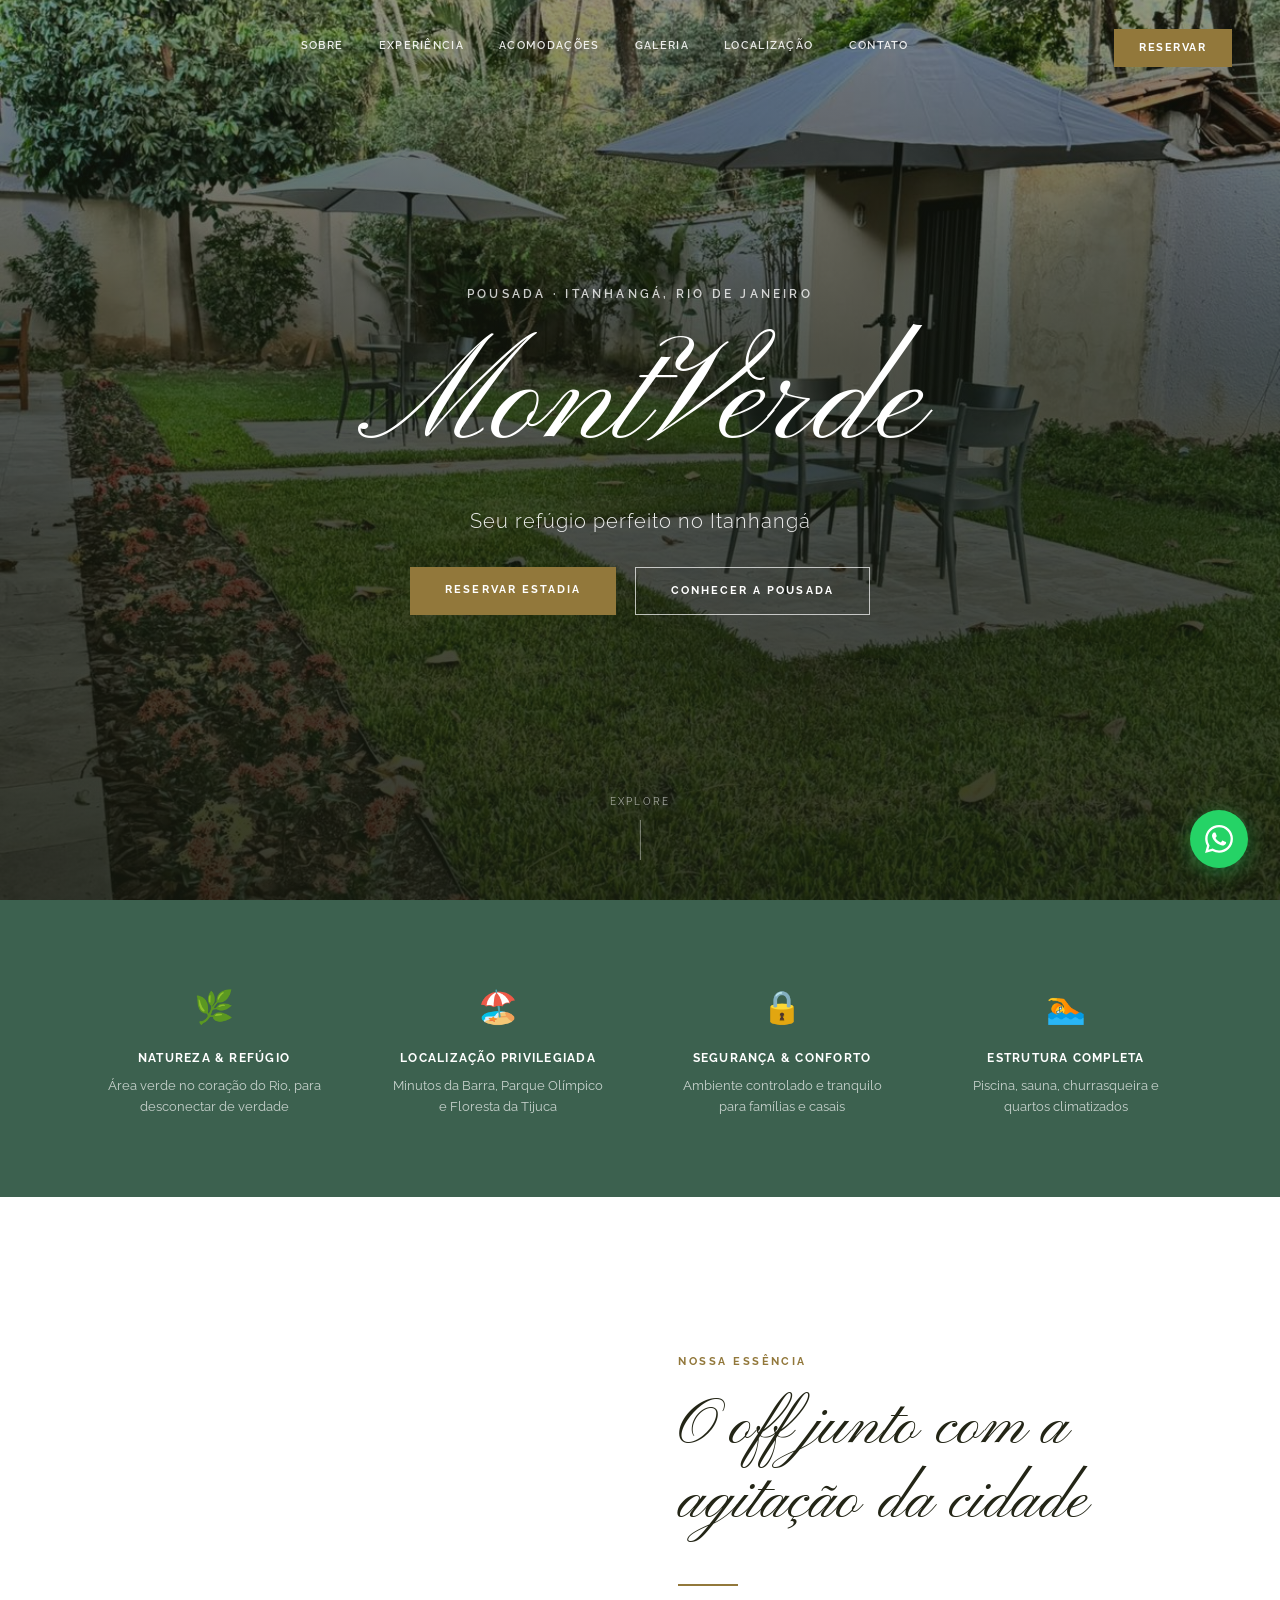
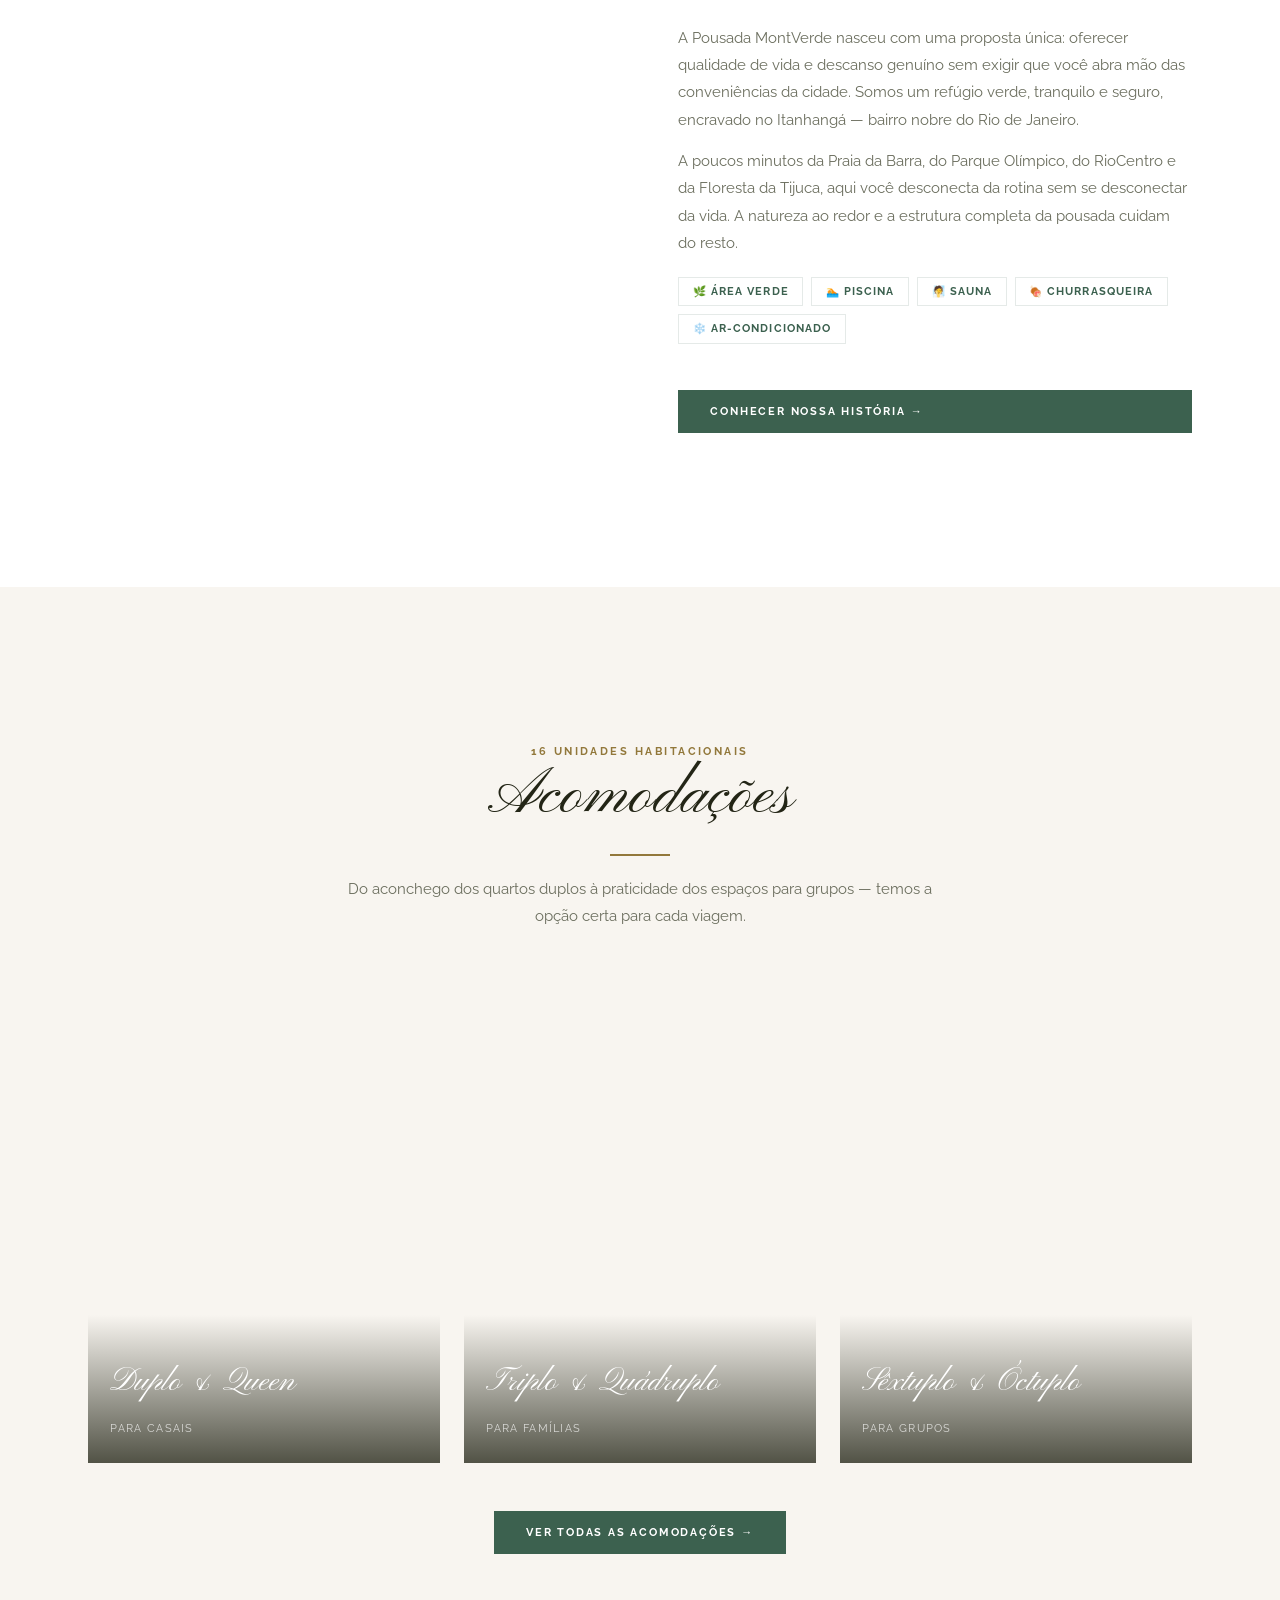
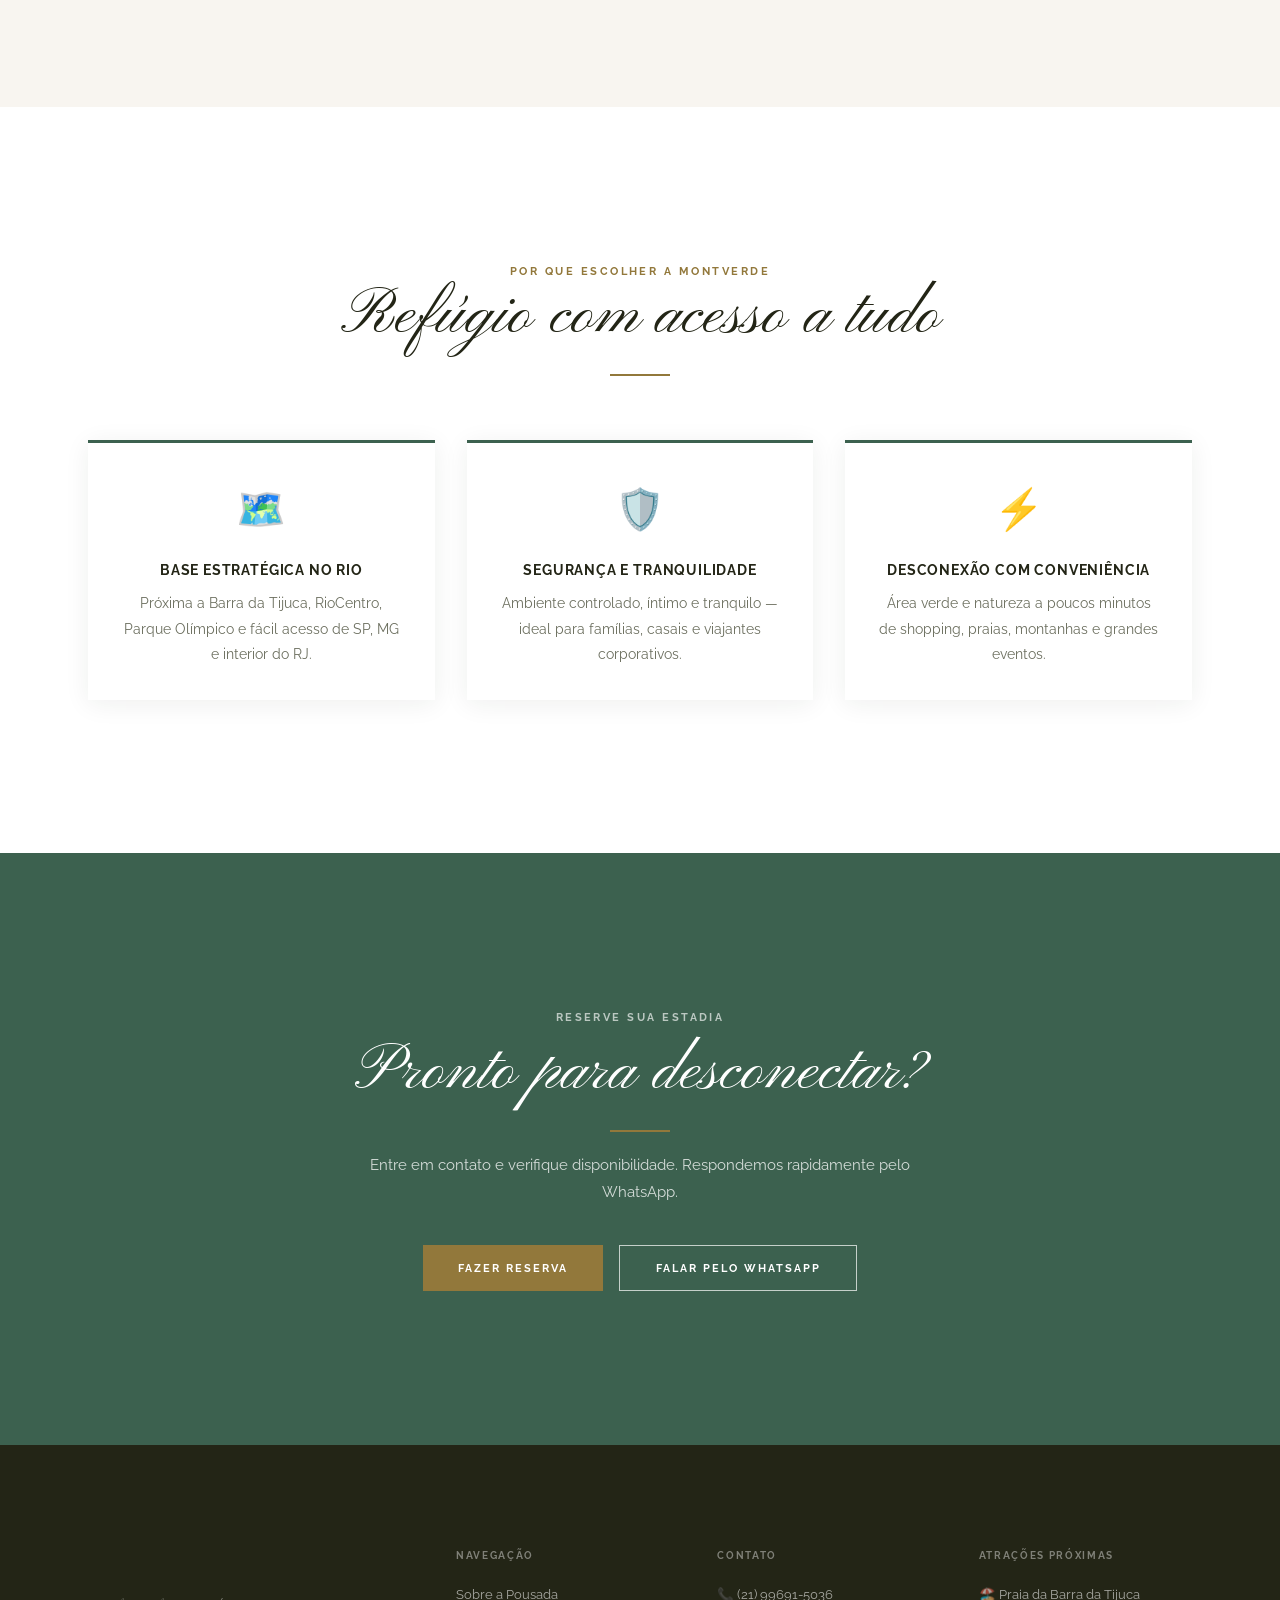
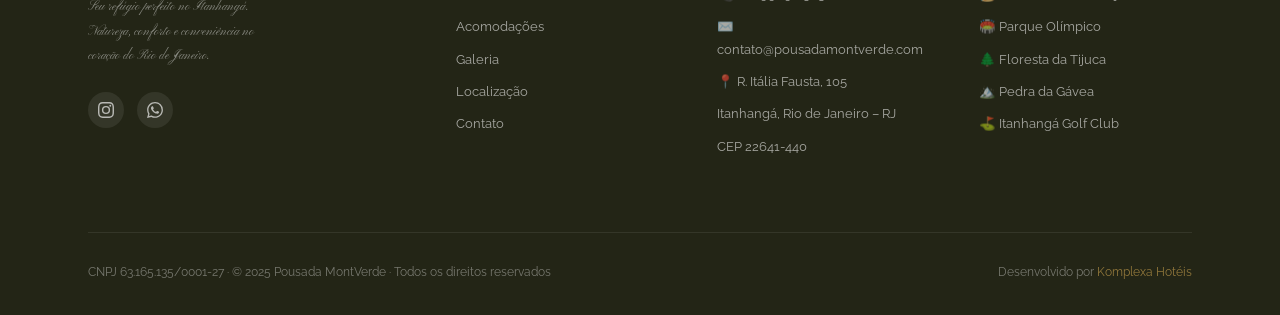
<file: index.html>
<!DOCTYPE html>
<html lang="pt-BR">
<head>
<meta charset="UTF-8">
<meta name="viewport" content="width=device-width, initial-scale=1.0">
<link rel="icon" type="image/x-icon" href="favicon.ico">
<title>Pousada MontVerde | Refúgio no Itanhangá, Rio de Janeiro</title>
<meta name="description" content="Pousada no coração do Itanhangá, Rio de Janeiro. Refúgio verde a minutos da Barra, Parque Olímpico e Floresta da Tijuca. Reserve sua estadia.">
<meta property="og:title" content="Pousada MontVerde | Itanhangá, Rio de Janeiro">
<meta property="og:description" content="Seu refúgio perfeito no Itanhangá — natureza, conforto e conveniência urbana no Rio de Janeiro.">
<meta property="og:image" content="assets/img/hero/fachada.jpg">
<meta property="og:url" content="https://pousadamontverde.com.br">
<meta property="og:type" content="website">
<meta name="twitter:card" content="summary_large_image">

<!-- Schema.org -->
<script type="application/ld+json">
{
  "@context":"https://schema.org",
  "@type":"LodgingBusiness",
  "name":"Pousada MontVerde",
  "description":"Pousada no Itanhangá, Rio de Janeiro. Refúgio verde com piscina, sauna, churrasqueira e fácil acesso à Barra da Tijuca.",
  "url":"https://pousadamontverde.com.br",
  "telephone":"+55-21-99691-5036",
  "email":"contato@pousadamontverde.com",
  "priceRange":"$$",
  "image":"https://pousadamontverde.com.br/assets/img/hero/fachada.jpg",
  "taxID":"63.165.135/0001-27",
  "address":{
    "@type":"PostalAddress",
    "streetAddress":"R. Itália Fausta, 105",
    "addressLocality":"Rio de Janeiro",
    "addressRegion":"RJ",
    "postalCode":"22641-440",
    "addressCountry":"BR"
  },
  "amenityFeature":[
    {"@type":"LocationFeatureSpecification","name":"Piscina","value":true},
    {"@type":"LocationFeatureSpecification","name":"Sauna","value":true},
    {"@type":"LocationFeatureSpecification","name":"Churrasqueira","value":true},
    {"@type":"LocationFeatureSpecification","name":"Ar-condicionado","value":true}
  ]
}
</script>

<!-- GTM HEAD -->
<script>(function(w,d,s,l,i){w[l]=w[l]||[];w[l].push({'gtm.start':
new Date().getTime(),event:'gtm.js'});var f=d.getElementsByTagName(s)[0],
j=d.createElement(s),dl=l!='dataLayer'?'&l='+l:'';j.async=true;j.src=
'https://www.googletagmanager.com/gtm.js?id='+i+dl;f.parentNode.insertBefore(j,f);
})(window,document,'script','dataLayer','GTM-MXDKKWH3');</script>

<!-- Fontes -->
<link rel="preconnect" href="https://fonts.googleapis.com">
<link rel="preconnect" href="https://fonts.gstatic.com" crossorigin>
<link href="https://fonts.googleapis.com/css2?family=Pinyon+Script&family=Raleway:ital,wght@0,300;0,400;0,500;0,600;0,700;1,300;1,400&display=swap" rel="stylesheet">

<!-- Lenis + GSAP + SplitType -->

<link rel="stylesheet" href="assets/css/style.css">
</head>
<body>

<!-- GTM BODY -->
<noscript><iframe src="https://www.googletagmanager.com/ns.html?id=GTM-MXDKKWH3"
height="0" width="0" style="display:none;visibility:hidden"></iframe></noscript>

<!-- ═══ HEADER ═══ -->
<header class="hdr hero-mode" id="hdr">
  <div class="hdr-inner">
    <a href="index.html" class="logo">
  <img src="assets/img/logo.png" alt="Pousada MontVerde" class="logo-img">
</a>
    <nav class="nav">
      <a href="sobre/">Sobre</a>
      <a href="experiencia/">Experiência</a>
      <a href="acomodacoes/">Acomodações</a>
      <a href="galeria/">Galeria</a>
      <a href="localizacao/">Localização</a>
      <a href="contato/">Contato</a>
    </nav>
    <a href="https://booking.hqbeds.com.br/montverde/rooms" class="hdr-btn">Reservar</a>
    <button class="ham" id="ham" aria-label="Menu" aria-expanded="false">
      <span></span><span></span><span></span>
    </button>
  </div>
</header>

<div class="mobnav" id="mobnav">
  <a href="sobre/" onclick="closeMob()">Sobre</a>
  <a href="experiencia/" onclick="closeMob()">Experiência</a>
  <a href="acomodacoes/" onclick="closeMob()">Acomodações</a>
  <a href="galeria/" onclick="closeMob()">Galeria</a>
  <a href="localizacao/" onclick="closeMob()">Localização</a>
  <a href="contato/" onclick="closeMob()">Contato</a>
  <a href="https://booking.hqbeds.com.br/montverde/rooms" class="btn-gold" style="margin-top:1rem" onclick="closeMob()">Reservar Agora</a>
</div>

<!-- ═══ HERO ═══ -->
<section class="hero" id="hero">
  <div class="hero-bg">
    <img src="assets/img/hero/fachada.jpg" alt="Pousada MontVerde — Itanhangá, Rio de Janeiro" fetchpriority="high" class="loaded">
  </div>
  <div class="hero-ov"></div>
  <div class="hero-c">
    <span class="hero-overline">Pousada · Itanhangá, Rio de Janeiro</span>
    <h1 class="hero-title">MontVerde</h1>
    <p class="hero-sub">Seu refúgio perfeito no Itanhangá</p>
    <div class="hero-ctas">
      <a href="https://booking.hqbeds.com.br/montverde/rooms" target="_blank" class="btn-gold">Reservar Estadia</a>
      <a href="sobre/" class="btn-outline-w">Conhecer a Pousada</a>
    </div>
  </div>
  <a href="#strip" class="hero-scroll" aria-label="Explorar">
    <span class="hero-scroll-label">Explore</span>
    <div class="hero-scroll-line"></div>
  </a>
</section>

<!-- ═══ STRIP DE HIGHLIGHTS ═══ -->
<div class="strip" id="strip">
  <div class="container">
    <div class="strip-g">
      <div class="strip-i">
        <div class="s-icon">🌿</div>
        <h4>Natureza & Refúgio</h4>
        <p>Área verde no coração do Rio, para desconectar de verdade</p>
      </div>
      <div class="strip-i">
        <div class="s-icon">🏖️</div>
        <h4>Localização Privilegiada</h4>
        <p>Minutos da Barra, Parque Olímpico e Floresta da Tijuca</p>
      </div>
      <div class="strip-i">
        <div class="s-icon">🔒</div>
        <h4>Segurança & Conforto</h4>
        <p>Ambiente controlado e tranquilo para famílias e casais</p>
      </div>
      <div class="strip-i">
        <div class="s-icon">🏊</div>
        <h4>Estrutura Completa</h4>
        <p>Piscina, sauna, churrasqueira e quartos climatizados</p>
      </div>
    </div>
  </div>
</div>

<!-- ═══ SOBRE PREVIEW ═══ -->
<section style="background:var(--surface)">
  <div class="container">
    <div class="ab-grid">
      <div class="ab-img">
        <img src="assets/img/sobre/entrada.jpg" alt="Área verde da Pousada MontVerde" loading="lazy" class="parallax">
      </div>
      <div class="ab-txt">
        <p class="overline">Nossa Essência</p>
        <h2>O off junto com a agitação da cidade</h2>
        <div class="divider"style="margin:1.5rem 0"></div>
        <p>A Pousada MontVerde nasceu com uma proposta única: oferecer qualidade de vida e descanso genuíno sem exigir que você abra mão das conveniências da cidade. Somos um refúgio verde, tranquilo e seguro, encravado no Itanhangá — bairro nobre do Rio de Janeiro.</p>
        <p>A poucos minutos da Praia da Barra, do Parque Olímpico, do RioCentro e da Floresta da Tijuca, aqui você desconecta da rotina sem se desconectar da vida. A natureza ao redor e a estrutura completa da pousada cuidam do resto.</p>
        <div class="badges">
          <span class="badge">🌿 Área Verde</span>
          <span class="badge">🏊 Piscina</span>
          <span class="badge">🧖 Sauna</span>
          <span class="badge">🍖 Churrasqueira</span>
          <span class="badge">❄️ Ar-condicionado</span>
        </div>
        <a href="sobre/" class="btn-green"style="display:inline-block;margin-top:2rem">Conhecer Nossa História →</a>
      </div>
    </div>
  </div>
</section>

<!-- ═══ QUARTOS PREVIEW ═══ -->
<section>
  <div class="container">
    <div class="sec-head c">
      <p class="overline">16 Unidades Habitacionais</p>
      <h2>Acomodações</h2>
      <div class="divider cx"></div>
      <p>Do aconchego dos quartos duplos à praticidade dos espaços para grupos — temos a opção certa para cada viagem.</p>
    </div>
    <div class="rp-g">
      <a href="acomodacoes/" class="rp-c">
        <img src="assets/img/quartos/casal.jpg" alt="Quarto Duplo Casal — Pousada MontVerde" loading="lazy">
        <div class="rp-info">
          <h3>Duplo & Queen</h3>
          <span>Para casais</span>
        </div>
      </a>
      <a href="acomodacoes/" class="rp-c">
        <img src="assets/img/quartos/triplo-beliche.jpg" alt="Quarto para famílias — Pousada MontVerde" loading="lazy">
        <div class="rp-info">
          <h3>Triplo & Quádruplo</h3>
          <span>Para famílias</span>
        </div>
      </a>
      <a href="acomodacoes/" class="rp-c">
        <img src="assets/img/quartos/sextuplo.jpg" alt="Quarto para grupos — Pousada MontVerde" loading="lazy">
        <div class="rp-info">
          <h3>Sêxtuplo & Óctuplo</h3>
          <span>Para grupos</span>
        </div>
      </a>
    </div>
    <div style="text-align:center;margin-top:3rem">
      <a href="acomodacoes/" class="btn-green">Ver Todas as Acomodações →</a>
    </div>
  </div>
</section>

<!-- ═══ DIFERENCIAIS VISUAIS ═══ -->
<section style="background:var(--surface)">
  <div class="container">
    <div class="sec-head c">
      <p class="overline">Por que escolher a MontVerde</p>
      <h2>Refúgio com acesso a tudo</h2>
      <div class="divider cx"></div>
    </div>
    <div class="dif-g">
      <div class="dif-c">
        <div class="dif-icon">🗺️</div>
        <h4>Base Estratégica no Rio</h4>
        <p>Próxima a Barra da Tijuca, RioCentro, Parque Olímpico e fácil acesso de SP, MG e interior do RJ.</p>
      </div>
      <div class="dif-c">
        <div class="dif-icon">🛡️</div>
        <h4>Segurança e Tranquilidade</h4>
        <p>Ambiente controlado, íntimo e tranquilo — ideal para famílias, casais e viajantes corporativos.</p>
      </div>
      <div class="dif-c">
        <div class="dif-icon">⚡</div>
        <h4>Desconexão com Conveniência</h4>
        <p>Área verde e natureza a poucos minutos de shopping, praias, montanhas e grandes eventos.</p>
      </div>
    </div>
  </div>
</section>

<!-- ═══ CTA SEÇÃO ═══ -->
<section style="background:var(--accent);text-align:center">
  <div class="container">
    <p class="overline" style="color:rgba(255,255,255,.65);text-align:center;display:block;margin:0 auto">Reserve sua estadia</p>
    <h2 style="color:#fff;margin:.6rem auto 1rem;text-align:center">Pronto para desconectar?</h2>
    <div class="divider cx"style="background:var(--cta)"></div>
    <p style="color:rgba(255,255,255,.78);margin:1.2rem auto 2.5rem;text-align:center">Entre em contato e verifique disponibilidade. Respondemos rapidamente pelo WhatsApp.</p>
    <div style="display:flex;gap:1rem;justify-content:center;flex-wrap:wrap">
      <a href="contato/" class="btn-gold">Fazer Reserva</a>
      <button class="btn-outline-w"onclick="openWAModal('Home — CTA')">Falar pelo WhatsApp</button>
    </div>
  </div>
</section>

<!-- ═══ FOOTER ═══ -->
<footer>
  <div class="container">
    <div class="ft-grid">
      <div class="ft-brand">
        <span class="logo">
  <img src="assets/img/logo.png" alt="Pousada MontVerde" class="logo-img">
</a>
        <p>Seu refúgio perfeito no Itanhangá. Natureza, conforto e conveniência no coração do Rio de Janeiro.</p>
        <div class="ft-social">
          <a href="https://instagram.com/pousada_montverde" target="_blank" rel="noopener" aria-label="Instagram">
            <svg width="16" height="16" viewBox="0 0 24 24" fill="currentColor"><path d="M12 2.163c3.204 0 3.584.012 4.85.07 3.252.148 4.771 1.691 4.919 4.919.058 1.265.069 1.645.069 4.849 0 3.205-.012 3.584-.069 4.849-.149 3.225-1.664 4.771-4.919 4.919-1.266.058-1.644.07-4.85.07-3.204 0-3.584-.012-4.849-.07-3.26-.149-4.771-1.699-4.919-4.92-.058-1.265-.07-1.644-.07-4.849 0-3.204.013-3.583.07-4.849.149-3.227 1.664-4.771 4.919-4.919 1.266-.057 1.645-.069 4.849-.069zM12 0C8.741 0 8.333.014 7.053.072 2.695.272.273 2.69.073 7.052.014 8.333 0 8.741 0 12c0 3.259.014 3.668.072 4.948.2 4.358 2.618 6.78 6.98 6.98C8.333 23.986 8.741 24 12 24c3.259 0 3.668-.014 4.948-.072 4.354-.2 6.782-2.618 6.979-6.98.059-1.28.073-1.689.073-4.948 0-3.259-.014-3.667-.072-4.947-.196-4.354-2.617-6.78-6.979-6.98C15.668.014 15.259 0 12 0zm0 5.838a6.162 6.162 0 100 12.324 6.162 6.162 0 000-12.324zM12 16a4 4 0 110-8 4 4 0 010 8zm6.406-11.845a1.44 1.44 0 100 2.881 1.44 1.44 0 000-2.881z"/></svg>
          </a>
          <a href="https://wa.me/5521996915036" target="_blank" rel="noopener" aria-label="WhatsApp">
            <svg width="16" height="16" viewBox="0 0 24 24" fill="currentColor"><path d="M17.472 14.382c-.297-.149-1.758-.867-2.03-.967-.273-.099-.471-.148-.67.15-.197.297-.767.966-.94 1.164-.173.199-.347.223-.644.075-.297-.15-1.255-.463-2.39-1.475-.883-.788-1.48-1.761-1.653-2.059-.173-.297-.018-.458.13-.606.134-.133.298-.347.446-.52.149-.174.198-.298.298-.497.099-.198.05-.371-.025-.52-.075-.149-.669-1.612-.916-2.207-.242-.579-.487-.5-.669-.51-.173-.008-.371-.01-.57-.01-.198 0-.52.074-.792.372-.272.297-1.04 1.016-1.04 2.479 0 1.462 1.065 2.875 1.213 3.074.149.198 2.096 3.2 5.077 4.487.709.306 1.262.489 1.694.625.712.227 1.36.195 1.871.118.571-.085 1.758-.719 2.006-1.413.248-.694.248-1.289.173-1.413-.074-.124-.272-.198-.57-.347m-5.421 7.403h-.004a9.87 9.87 0 01-5.031-1.378l-.361-.214-3.741.982.998-3.648-.235-.374a9.86 9.86 0 01-1.51-5.26c.001-5.45 4.436-9.884 9.888-9.884 2.64 0 5.122 1.03 6.988 2.898a9.825 9.825 0 012.893 6.994c-.003 5.45-4.437 9.884-9.885 9.884m8.413-18.297A11.815 11.815 0 0012.05 0C5.495 0 .16 5.335.157 11.892c0 2.096.547 4.142 1.588 5.945L.057 24l6.305-1.654a11.882 11.882 0 005.683 1.448h.005c6.554 0 11.89-5.335 11.893-11.893a11.821 11.821 0 00-3.48-8.413z"/></svg>
          </a>
        </div>
      </div>
      <div class="ft-col">
        <h4>Navegação</h4>
        <a href="sobre/">Sobre a Pousada</a>
        <a href="acomodacoes/">Acomodações</a>
        <a href="galeria/">Galeria</a>
        <a href="localizacao/">Localização</a>
        <a href="contato/">Contato</a>
      </div>
      <div class="ft-col">
        <h4>Contato</h4>
        <span>📞 (21) 99691-5036</span>
        <span>✉️ contato@pousadamontverde.com</span>
        <span>📍 R. Itália Fausta, 105</span>
        <span>Itanhangá, Rio de Janeiro – RJ</span>
        <span>CEP 22641-440</span>
      </div>
      <div class="ft-col">
        <h4>Atrações Próximas</h4>
        <span>🏖️ Praia da Barra da Tijuca</span>
        <span>🏟️ Parque Olímpico</span>
        <span>🌲 Floresta da Tijuca</span>
        <span>🏔️ Pedra da Gávea</span>
        <span>⛳ Itanhangá Golf Club</span>
      </div>
    </div>
    <div class="ft-bottom">
      <p>CNPJ 63.165.135/0001-27 · © 2025 Pousada MontVerde · Todos os direitos reservados</p>
      <p>Desenvolvido por <a href="#" target="_blank">Komplexa Hotéis</a></p>
    </div>
  </div>
</footer>

<!-- ═══ WHATSAPP BOTÃO FLUTUANTE ═══ -->
<button class="wa-btn" onclick="openWAModal()" aria-label="Falar pelo WhatsApp">
  <svg viewBox="0 0 24 24"><path d="M17.472 14.382c-.297-.149-1.758-.867-2.03-.967-.273-.099-.471-.148-.67.15-.197.297-.767.966-.94 1.164-.173.199-.347.223-.644.075-.297-.15-1.255-.463-2.39-1.475-.883-.788-1.48-1.761-1.653-2.059-.173-.297-.018-.458.13-.606.134-.133.298-.347.446-.52.149-.174.198-.298.298-.497.099-.198.05-.371-.025-.52-.075-.149-.669-1.612-.916-2.207-.242-.579-.487-.5-.669-.51-.173-.008-.371-.01-.57-.01-.198 0-.52.074-.792.372-.272.297-1.04 1.016-1.04 2.479 0 1.462 1.065 2.875 1.213 3.074.149.198 2.096 3.2 5.077 4.487.709.306 1.262.489 1.694.625.712.227 1.36.195 1.871.118.571-.085 1.758-.719 2.006-1.413.248-.694.248-1.289.173-1.413-.074-.124-.272-.198-.57-.347m-5.421 7.403h-.004a9.87 9.87 0 01-5.031-1.378l-.361-.214-3.741.982.998-3.648-.235-.374a9.86 9.86 0 01-1.51-5.26c.001-5.45 4.436-9.884 9.888-9.884 2.64 0 5.122 1.03 6.988 2.898a9.825 9.825 0 012.893 6.994c-.003 5.45-4.437 9.884-9.885 9.884m8.413-18.297A11.815 11.815 0 0012.05 0C5.495 0 .16 5.335.157 11.892c0 2.096.547 4.142 1.588 5.945L.057 24l6.305-1.654a11.882 11.882 0 005.683 1.448h.005c6.554 0 11.89-5.335 11.893-11.893a11.821 11.821 0 00-3.48-8.413z"/></svg>
</button>

<!-- ═══ MODAL WHATSAPP ═══ -->
<div class="wa-modal" id="waModal">
  <div class="wa-box">
    <div class="wa-box-hdr">
      <h4>💬 Falar com a Pousada</h4>
      <button class="wa-close" onclick="closeWAModal()">×</button>
    </div>
    <form onsubmit="submitWAForm(event)">
      <input type="hidden" id="wa-contexto" value="">
      <div class="fg"><label>Seu nome *</label><input type="text" id="wa-nome" placeholder="Como posso te chamar?" required></div>
      <div class="fg"><label>E-mail</label><input type="email" id="wa-email" placeholder="seu@email.com"></div>
      <div class="fg"><label>Telefone *</label><input type="tel" id="wa-tel" placeholder="(21) 99999-9999" required></div>
      <div class="fg"><label>Check-in</label><input type="date" id="wa-checkin"></div>
      <div class="fg"><label>Check-out</label><input type="date" id="wa-checkout"></div>
      <button type="submit" class="wa-submit">Abrir WhatsApp →</button>
    </form>
  </div>
</div>

<!-- ═══ POPUP DESCONTO ═══ -->
<div class="discount-popup" id="discountPopup">
  <div class="dp-box">
    <button class="dp-close" onclick="closePopup()">×</button>
    <div class="dp-content">
      <p class="overline">Oferta exclusiva</p>
      <h3>Reserve direto e<br><span class="dp-highlight">economize mais</span></h3>
      <p class="dp-sub">Deixe seu contato e receba condições especiais para reservas diretas na Pousada MontVerde.</p>
      <form onsubmit="submitPopup(event)">
        <div class="dp-field"><input type="text" id="popup-nome" placeholder="Seu nome" required></div>
        <div class="dp-field"><input type="email" id="popup-email" placeholder="Seu melhor e-mail" required></div>
        <button type="submit" class="dp-btn">Quero as condições especiais →</button>
      </form>
      <p class="dp-disclaimer">Ao enviar, você concorda com nossa <a href="#">Política de Privacidade</a>. Sem spam.</p>
    </div>
    <div class="dp-img">
      <img src="assets/img/hero/fachada.jpg" alt="Pousada MontVerde" class="loaded">
      <div class="dp-img-ov"></div>
    </div>
  </div>
</div>

<!-- ═══ COOKIE BANNER ═══ -->
<div class="ck" id="cookieBanner">
  <div class="ck-in">
    <p>Utilizamos cookies para melhorar sua experiência. Ao continuar navegando, você concorda com nossa <a href="#">Política de Privacidade</a> e o uso de cookies.</p>
    <div style="display:flex;gap:.6rem;flex-shrink:0">
      <button class="btn-green" style="font-size:.72rem;padding:.5rem 1.2rem" onclick="acceptCookies()">Aceitar</button>
      <button class="btn-outline" style="font-size:.72rem;padding:.5rem 1.2rem" onclick="declineCookies()">Recusar</button>
    </div>
  </div>
</div>

<script src="assets/js/main.js"></script>
</body>
</html>
</file>
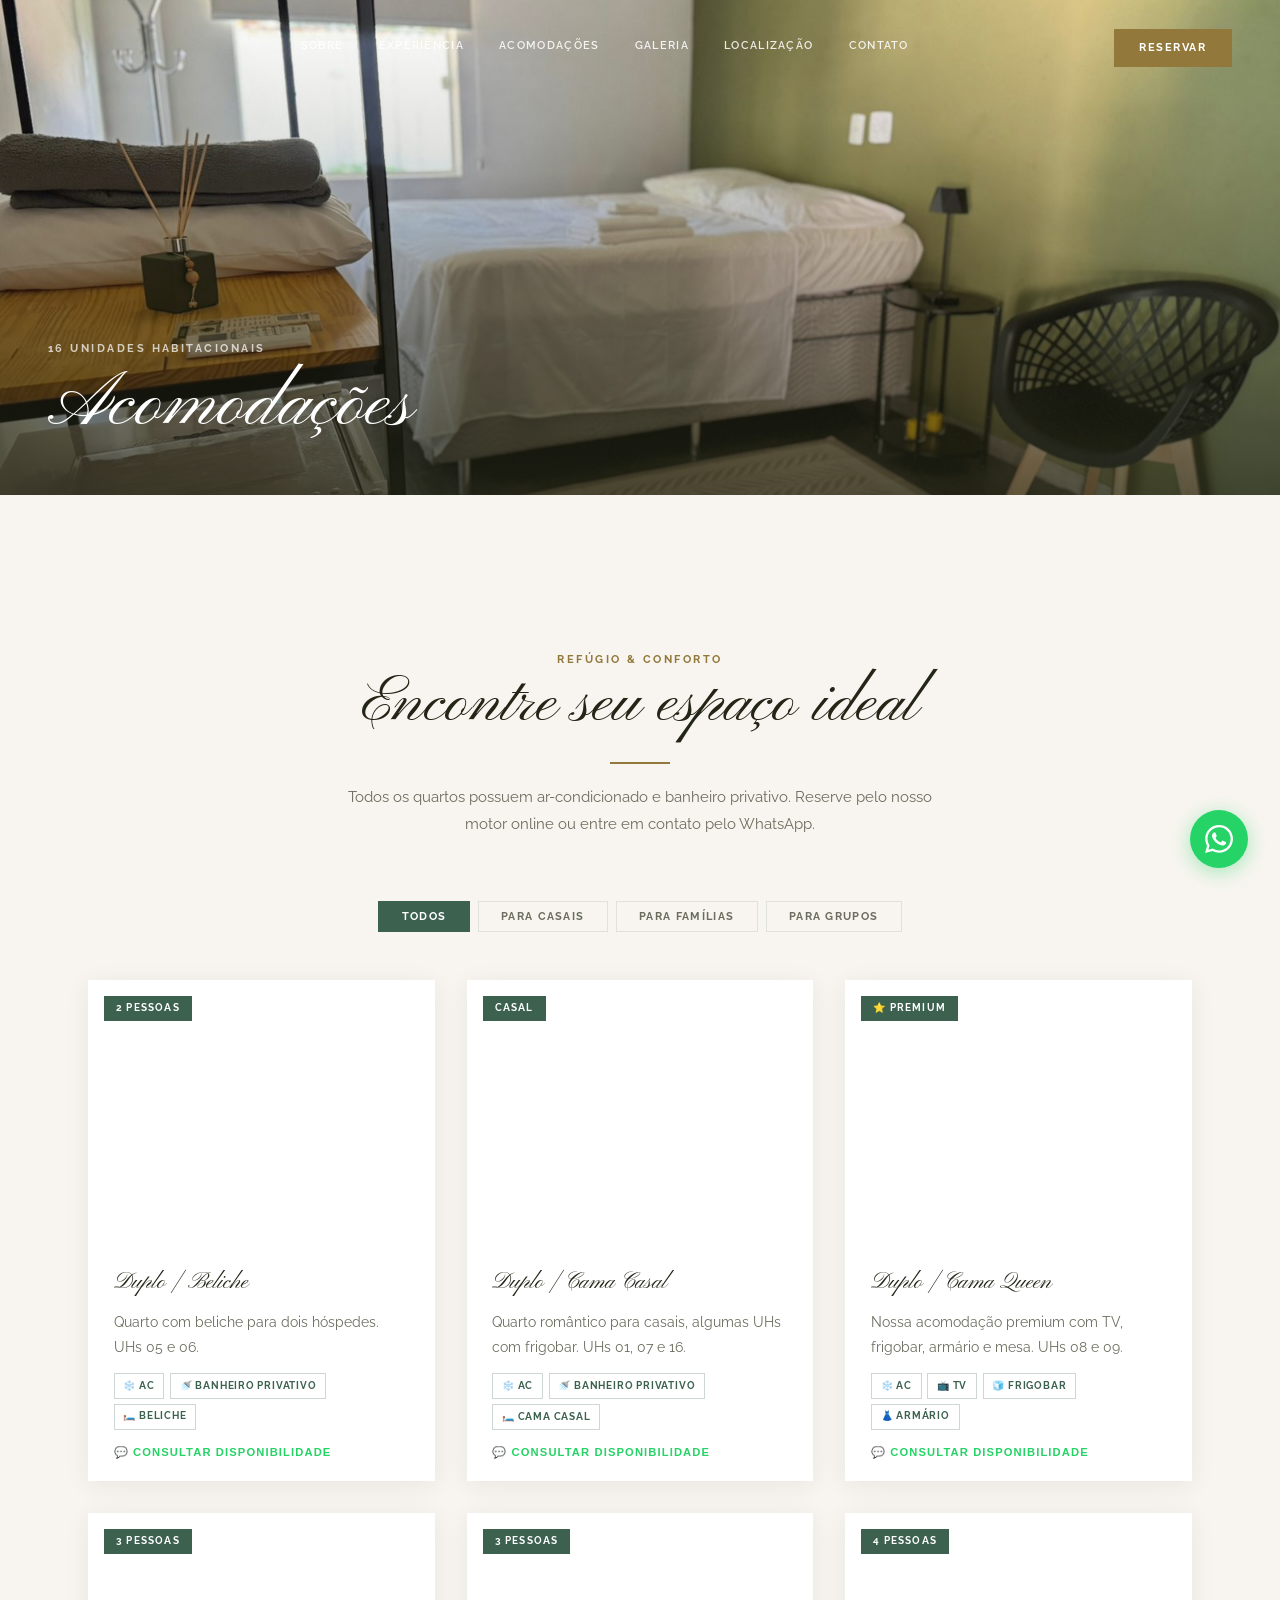
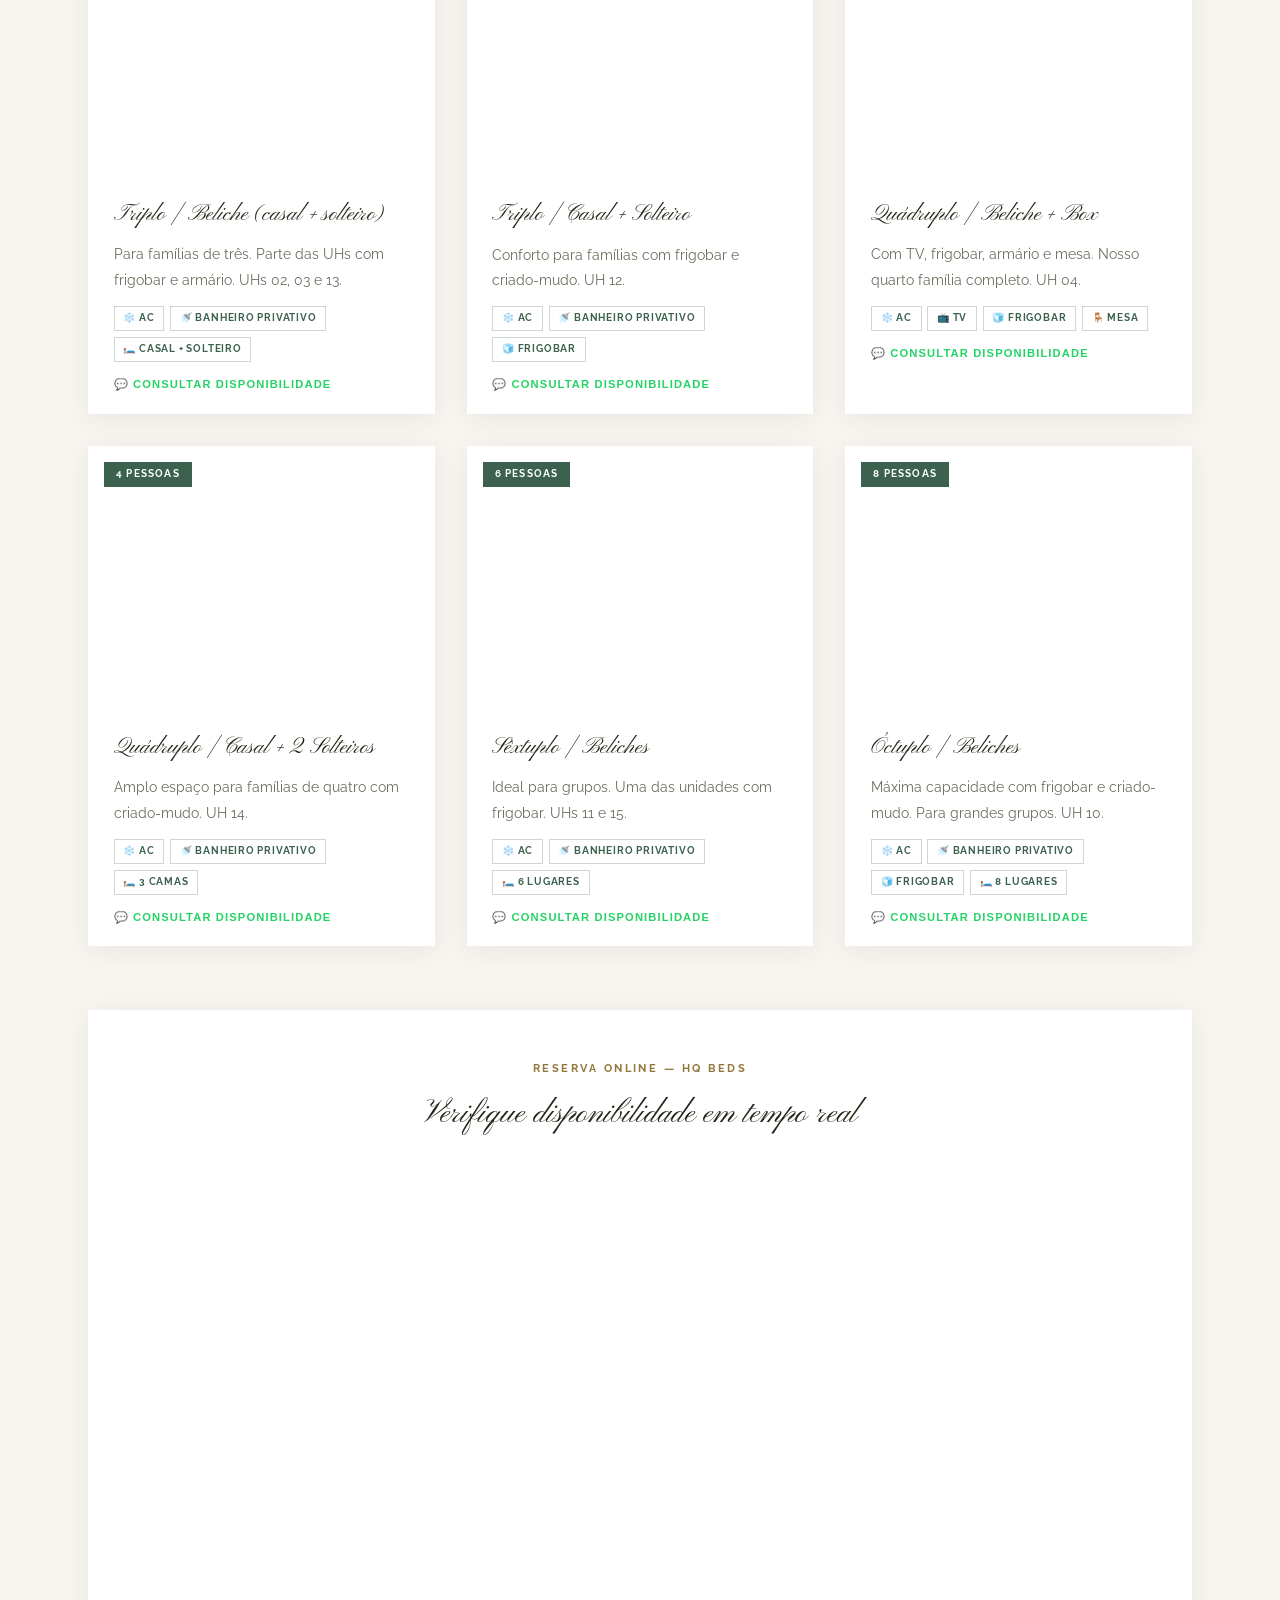
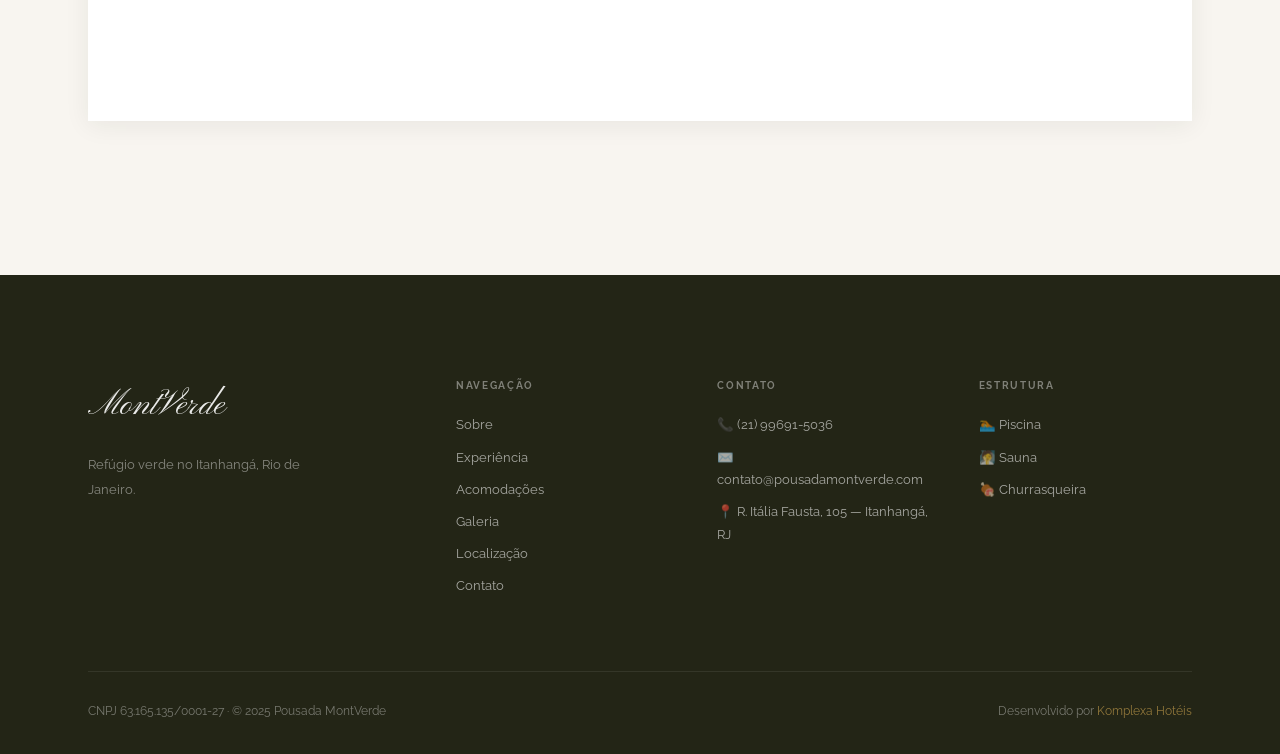
<file: acomodacoes/index.html>
<!DOCTYPE html>
<html lang="pt-BR">
<head>
<meta charset="UTF-8">
<meta name="viewport" content="width=device-width, initial-scale=1.0">
<link rel="icon" type="image/x-icon" href="../favicon.ico">
<title>Acomodações — Pousada MontVerde | Itanhangá, Rio de Janeiro</title>
<meta name="description" content="16 unidades habitacionais na Pousada MontVerde: quartos para casais, famílias e grupos no Itanhangá, Rio de Janeiro.">
<script>(function(w,d,s,l,i){w[l]=w[l]||[];w[l].push({'gtm.start':new Date().getTime(),event:'gtm.js'});var f=d.getElementsByTagName(s)[0],j=d.createElement(s),dl=l!='dataLayer'?'&l='+l:'';j.async=true;j.src='https://www.googletagmanager.com/gtm.js?id='+i+dl;f.parentNode.insertBefore(j,f);})(window,document,'script','dataLayer','GTM-MXDKKWH3');</script>
<link rel="preconnect" href="https://fonts.googleapis.com">
<link href="https://fonts.googleapis.com/css2?family=Pinyon+Script&family=Raleway:wght@300;400;500;600;700&display=swap" rel="stylesheet">
<link rel="stylesheet" href="../assets/css/style.css">
</head>
<body>
<noscript><iframe src="https://www.googletagmanager.com/ns.html?id=GTM-MXDKKWH3" height="0" width="0" style="display:none;visibility:hidden"></iframe></noscript>

<header class="hdr hero-mode" id="hdr">
  <div class="hdr-inner">
    <a href="../index.html" class="logo">
  <img src="../assets/img/logo.png" alt="Pousada MontVerde" class="logo-img">
</a>
    <nav class="nav">
      <a href="../sobre/">Sobre</a>
      <a href="../experiencia/">Experiência</a>
      <a href="../acomodacoes/">Acomodações</a>
      <a href="../galeria/">Galeria</a>
      <a href="../localizacao/">Localização</a>
      <a href="../contato/">Contato</a>
    </nav>
    <a href="https://booking.hqbeds.com.br/montverde/rooms" class="hdr-btn">Reservar</a>
    <button class="ham" id="ham" aria-label="Menu" aria-expanded="false"><span></span><span></span><span></span></button>
  </div>
</header>
<div class="mobnav" id="mobnav">
  <a href="../sobre/" onclick="closeMob()">Sobre</a>
  <a href="../experiencia/" onclick="closeMob()">Experiência</a>
  <a href="../acomodacoes/" onclick="closeMob()">Acomodações</a>
  <a href="../galeria/" onclick="closeMob()">Galeria</a>
  <a href="../localizacao/" onclick="closeMob()">Localização</a>
  <a href="../contato/" onclick="closeMob()">Contato</a>
  <a href="https://booking.hqbeds.com.br/montverde/rooms" class="btn-gold" style="margin-top:1rem" onclick="closeMob()">Reservar Agora</a>
</div>

<div class="pg-hero">
  <img src="../assets/img/quartos/casal.jpg" alt="Acomodações Pousada MontVerde" fetchpriority="high" class="loaded">
  <div class="pg-hero-c">
    <span class="overline">16 Unidades Habitacionais</span>
    <h1>Acomodações</h1>
  </div>
</div>

<section>
  <div class="container">
    <div class="sec-head c">
      <p class="overline">Refúgio &amp; Conforto</p>
      <h2>Encontre seu espaço ideal</h2>
      <div class="divider cx"></div>
      <p>Todos os quartos possuem ar-condicionado e banheiro privativo. Reserve pelo nosso motor online ou entre em contato pelo WhatsApp.</p>
    </div>
    <div class="fbr">
      <button class="fbtn active" onclick="filterRooms('all',this)">Todos</button>
      <button class="fbtn" onclick="filterRooms('casal',this)">Para Casais</button>
      <button class="fbtn" onclick="filterRooms('familia',this)">Para Famílias</button>
      <button class="fbtn" onclick="filterRooms('grupo',this)">Para Grupos</button>
    </div>
    <div class="rm-g" id="roomsGrid">
      <div class="rc" data-type="casal">
        <div class="rc-img"><img src="../assets/img/quartos/beliche-duplo.jpg" alt="Duplo Beliche" loading="lazy"><div class="rc-tag">2 pessoas</div></div>
        <div class="rc-b"><h3>Duplo | Beliche</h3><p>Quarto com beliche para dois hóspedes. UHs 05 e 06.</p><div class="rc-feats"><span class="rc-feat">❄️ AC</span><span class="rc-feat">🚿 Banheiro privativo</span><span class="rc-feat">🛏️ Beliche</span></div><button class="rc-wa" onclick="openWAModal('Duplo Beliche')">💬 Consultar disponibilidade</button></div>
      </div>
      <div class="rc" data-type="casal">
        <div class="rc-img"><img src="../assets/img/quartos/casal.jpg" alt="Duplo Casal" loading="lazy"><div class="rc-tag">Casal</div></div>
        <div class="rc-b"><h3>Duplo | Cama Casal</h3><p>Quarto romântico para casais, algumas UHs com frigobar. UHs 01, 07 e 16.</p><div class="rc-feats"><span class="rc-feat">❄️ AC</span><span class="rc-feat">🚿 Banheiro privativo</span><span class="rc-feat">🛏️ Cama casal</span></div><button class="rc-wa" onclick="openWAModal('Duplo Casal')">💬 Consultar disponibilidade</button></div>
      </div>
      <div class="rc" data-type="casal">
        <div class="rc-img"><img src="../assets/img/quartos/queen.jpg" alt="Duplo Queen" loading="lazy"><div class="rc-tag">⭐ Premium</div></div>
        <div class="rc-b"><h3>Duplo | Cama Queen</h3><p>Nossa acomodação premium com TV, frigobar, armário e mesa. UHs 08 e 09.</p><div class="rc-feats"><span class="rc-feat">❄️ AC</span><span class="rc-feat">📺 TV</span><span class="rc-feat">🧊 Frigobar</span><span class="rc-feat">👗 Armário</span></div><button class="rc-wa" onclick="openWAModal('Duplo Queen')">💬 Consultar disponibilidade</button></div>
      </div>
      <div class="rc" data-type="familia">
        <div class="rc-img"><img src="../assets/img/quartos/triplo-beliche.jpg" alt="Triplo Beliche" loading="lazy"><div class="rc-tag">3 pessoas</div></div>
        <div class="rc-b"><h3>Triplo | Beliche (casal + solteiro)</h3><p>Para famílias de três. Parte das UHs com frigobar e armário. UHs 02, 03 e 13.</p><div class="rc-feats"><span class="rc-feat">❄️ AC</span><span class="rc-feat">🚿 Banheiro privativo</span><span class="rc-feat">🛏️ Casal + solteiro</span></div><button class="rc-wa" onclick="openWAModal('Triplo Beliche')">💬 Consultar disponibilidade</button></div>
      </div>
      <div class="rc" data-type="familia">
        <div class="rc-img"><img src="../assets/img/quartos/triplo-casal.jpg" alt="Triplo Casal" loading="lazy"><div class="rc-tag">3 pessoas</div></div>
        <div class="rc-b"><h3>Triplo | Casal + Solteiro</h3><p>Conforto para famílias com frigobar e criado-mudo. UH 12.</p><div class="rc-feats"><span class="rc-feat">❄️ AC</span><span class="rc-feat">🚿 Banheiro privativo</span><span class="rc-feat">🧊 Frigobar</span></div><button class="rc-wa" onclick="openWAModal('Triplo Casal + Solteiro')">💬 Consultar disponibilidade</button></div>
      </div>
      <div class="rc" data-type="familia">
        <div class="rc-img"><img src="../assets/img/quartos/quadruplo-beliche.jpg" alt="Quádruplo Beliche" loading="lazy"><div class="rc-tag">4 pessoas</div></div>
        <div class="rc-b"><h3>Quádruplo | Beliche + Box</h3><p>Com TV, frigobar, armário e mesa. Nosso quarto família completo. UH 04.</p><div class="rc-feats"><span class="rc-feat">❄️ AC</span><span class="rc-feat">📺 TV</span><span class="rc-feat">🧊 Frigobar</span><span class="rc-feat">🪑 Mesa</span></div><button class="rc-wa" onclick="openWAModal('Quádruplo Beliche')">💬 Consultar disponibilidade</button></div>
      </div>
      <div class="rc" data-type="familia">
        <div class="rc-img"><img src="../assets/img/quartos/quadruplo-casal.jpg" alt="Quádruplo Casal" loading="lazy"><div class="rc-tag">4 pessoas</div></div>
        <div class="rc-b"><h3>Quádruplo | Casal + 2 Solteiros</h3><p>Amplo espaço para famílias de quatro com criado-mudo. UH 14.</p><div class="rc-feats"><span class="rc-feat">❄️ AC</span><span class="rc-feat">🚿 Banheiro privativo</span><span class="rc-feat">🛏️ 3 camas</span></div><button class="rc-wa" onclick="openWAModal('Quádruplo 4')">💬 Consultar disponibilidade</button></div>
      </div>
      <div class="rc" data-type="grupo">
        <div class="rc-img"><img src="../assets/img/quartos/sextuplo.jpg" alt="Sêxtuplo" loading="lazy"><div class="rc-tag">6 pessoas</div></div>
        <div class="rc-b"><h3>Sêxtuplo | Beliches</h3><p>Ideal para grupos. Uma das unidades com frigobar. UHs 11 e 15.</p><div class="rc-feats"><span class="rc-feat">❄️ AC</span><span class="rc-feat">🚿 Banheiro privativo</span><span class="rc-feat">🛏️ 6 lugares</span></div><button class="rc-wa" onclick="openWAModal('Sêxtuplo')">💬 Consultar disponibilidade</button></div>
      </div>
      <div class="rc" data-type="grupo">
        <div class="rc-img"><img src="../assets/img/quartos/octuplo.jpg" alt="Óctuplo" loading="lazy"><div class="rc-tag">8 pessoas</div></div>
        <div class="rc-b"><h3>Óctuplo | Beliches</h3><p>Máxima capacidade com frigobar e criado-mudo. Para grandes grupos. UH 10.</p><div class="rc-feats"><span class="rc-feat">❄️ AC</span><span class="rc-feat">🚿 Banheiro privativo</span><span class="rc-feat">🧊 Frigobar</span><span class="rc-feat">🛏️ 8 lugares</span></div><button class="rc-wa" onclick="openWAModal('Óctuplo')">💬 Consultar disponibilidade</button></div>
      </div>
    </div>

    <div style="text-align:center;margin-top:4rem;padding:3rem;background:var(--surface);box-shadow:var(--shadow)">
      <p class="overline" style="text-align:center;display:block;margin:0 auto;text-align:center;display:block">Reserva Online — HQ Beds</p>
      <h3 style="margin:.5rem 0 2rem;text-align:center">Verifique disponibilidade em tempo real</h3>
      <div style="display:flex;justify-content:center">
        <iframe src="https://admin.hqbeds.com.br/pt-br/hqb/2GLZMRDyqY/widget2?width=265&use_fluid_width=0&body_color=FFFFFF&body_text_color=000000&button_color=3c614f&button_text_color=ffffff" style="width:265px;height:500px;border:0" frameborder="0" title="HQ Beds"></iframe>
      </div>
    </div>
  </div>
</section>

<footer>
  <div class="container">
    <div class="ft-grid">
      <div class="ft-brand"><span class="logo">MontVerde</span><p>Refúgio verde no Itanhangá, Rio de Janeiro.</p></div>
      <div class="ft-col"><h4>Navegação</h4><a href="../sobre/">Sobre</a>
      <a href="../experiencia/">Experiência</a><a href="../acomodacoes/">Acomodações</a><a href="../galeria/">Galeria</a><a href="../localizacao/">Localização</a><a href="../contato/">Contato</a></div>
      <div class="ft-col"><h4>Contato</h4><span>📞 (21) 99691-5036</span><span>✉️ contato@pousadamontverde.com</span><span>📍 R. Itália Fausta, 105 — Itanhangá, RJ</span></div>
      <div class="ft-col"><h4>Estrutura</h4><span>🏊 Piscina</span><span>🧖 Sauna</span><span>🍖 Churrasqueira</span></div>
    </div>
    <div class="ft-bottom">
      <p>CNPJ 63.165.135/0001-27 · © 2025 Pousada MontVerde</p>
      <p>Desenvolvido por <a href="#" target="_blank">Komplexa Hotéis</a></p>
    </div>
  </div>
</footer>

<button class="wa-btn" onclick="openWAModal()" aria-label="WhatsApp">
  <svg viewBox="0 0 24 24"><path d="M17.472 14.382c-.297-.149-1.758-.867-2.03-.967-.273-.099-.471-.148-.67.15-.197.297-.767.966-.94 1.164-.173.199-.347.223-.644.075-.297-.15-1.255-.463-2.39-1.475-.883-.788-1.48-1.761-1.653-2.059-.173-.297-.018-.458.13-.606.134-.133.298-.347.446-.52.149-.174.198-.298.298-.497.099-.198.05-.371-.025-.52-.075-.149-.669-1.612-.916-2.207-.242-.579-.487-.5-.669-.51-.173-.008-.371-.01-.57-.01-.198 0-.52.074-.792.372-.272.297-1.04 1.016-1.04 2.479 0 1.462 1.065 2.875 1.213 3.074.149.198 2.096 3.2 5.077 4.487.709.306 1.262.489 1.694.625.712.227 1.36.195 1.871.118.571-.085 1.758-.719 2.006-1.413.248-.694.248-1.289.173-1.413-.074-.124-.272-.198-.57-.347m-5.421 7.403h-.004a9.87 9.87 0 01-5.031-1.378l-.361-.214-3.741.982.998-3.648-.235-.374a9.86 9.86 0 01-1.51-5.26c.001-5.45 4.436-9.884 9.888-9.884 2.64 0 5.122 1.03 6.988 2.898a9.825 9.825 0 012.893 6.994c-.003 5.45-4.437 9.884-9.885 9.884m8.413-18.297A11.815 11.815 0 0012.05 0C5.495 0 .16 5.335.157 11.892c0 2.096.547 4.142 1.588 5.945L.057 24l6.305-1.654a11.882 11.882 0 005.683 1.448h.005c6.554 0 11.89-5.335 11.893-11.893a11.821 11.821 0 00-3.48-8.413z"/></svg>
</button>
<div class="wa-modal" id="waModal">
  <div class="wa-box">
    <div class="wa-box-hdr"><h4>💬 Falar com a Pousada</h4><button class="wa-close" onclick="closeWAModal()">×</button></div>
    <form onsubmit="submitWAForm(event)">
      <input type="hidden" id="wa-contexto" value="Página Sobre">
      <div class="fg"><label>Seu nome *</label><input type="text" id="wa-nome" placeholder="Como posso te chamar?" required></div>
      <div class="fg"><label>Telefone *</label><input type="tel" id="wa-tel" placeholder="(21) 99999-9999" required></div>
      <div class="fg"><label>E-mail</label><input type="email" id="wa-email" placeholder="seu@email.com"></div>
      <div class="fg"><label>Check-in</label><input type="date" id="wa-checkin"></div>
      <div class="fg"><label>Check-out</label><input type="date" id="wa-checkout"></div>
      <button type="submit" class="wa-submit">Abrir WhatsApp →</button>
    </form>
  </div>
</div>
<div class="discount-popup" id="discountPopup">
  <div class="dp-box">
    <button class="dp-close" onclick="closePopup()">×</button>
    <div class="dp-content">
      <p class="overline">Oferta exclusiva</p>
      <h3>Reserve direto e<br><span class="dp-highlight">economize mais</span></h3>
      <p class="dp-sub">Deixe seu contato e receba condições especiais.</p>
      <form onsubmit="submitPopup(event)">
        <div class="dp-field"><input type="text" id="popup-nome" placeholder="Seu nome" required></div>
        <div class="dp-field"><input type="email" id="popup-email" placeholder="Seu e-mail" required></div>
        <button type="submit" class="dp-btn">Quero as condições especiais →</button>
      </form>
      <p class="dp-disclaimer">Sem spam. <a href="#">Política de Privacidade</a>.</p>
    </div>
    <div class="dp-img"><img src="../assets/img/hero/fachada.jpg" alt="MontVerde" class="loaded"><div class="dp-img-ov"></div></div>
  </div>
</div>
<div class="ck" id="cookieBanner">
  <div class="ck-in">
    <p>Utilizamos cookies. <a href="#">Política de Privacidade</a>.</p>
    <div style="display:flex;gap:.6rem;flex-shrink:0">
      <button class="btn-green" style="font-size:.72rem;padding:.5rem 1.2rem" onclick="acceptCookies()">Aceitar</button>
      <button class="btn-outline" style="font-size:.72rem;padding:.5rem 1.2rem" onclick="declineCookies()">Recusar</button>
    </div>
  </div>
</div>
<script src="../assets/js/main.js"></script>
</body>
</html>
</file>
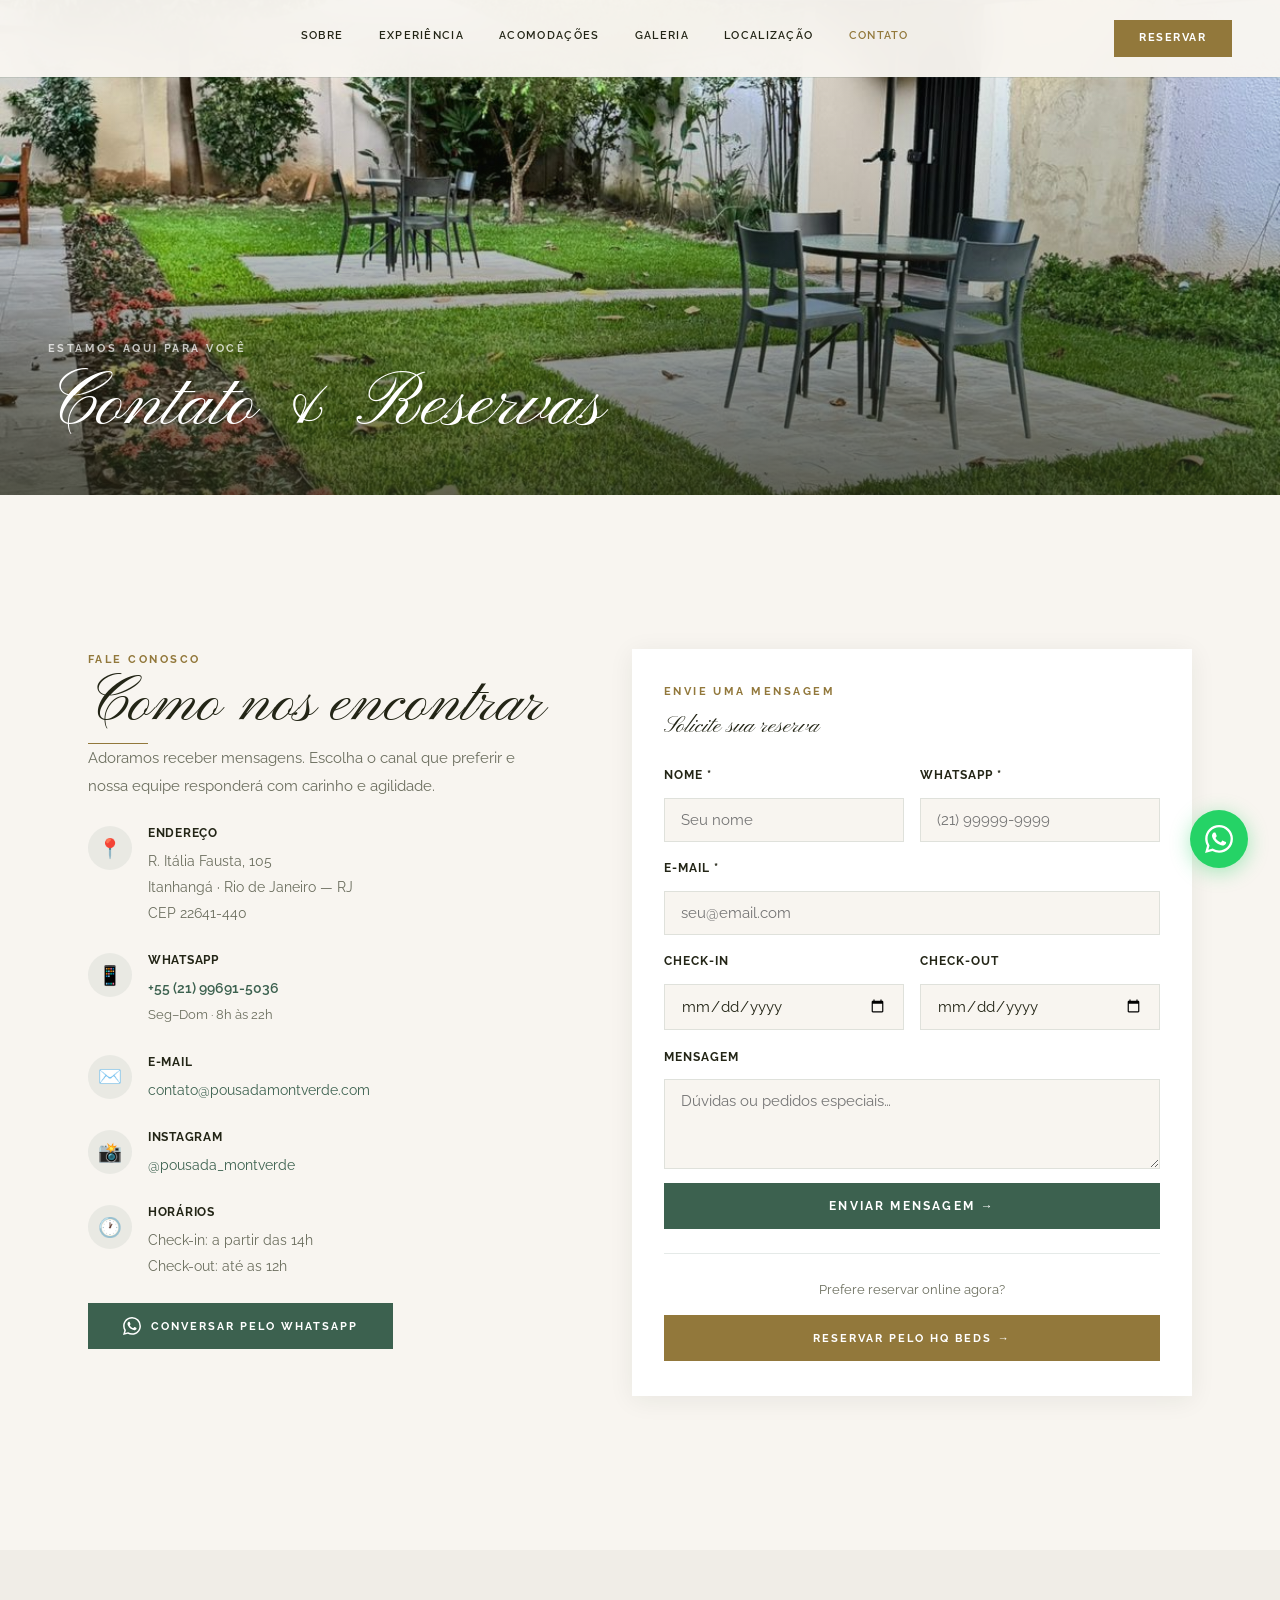
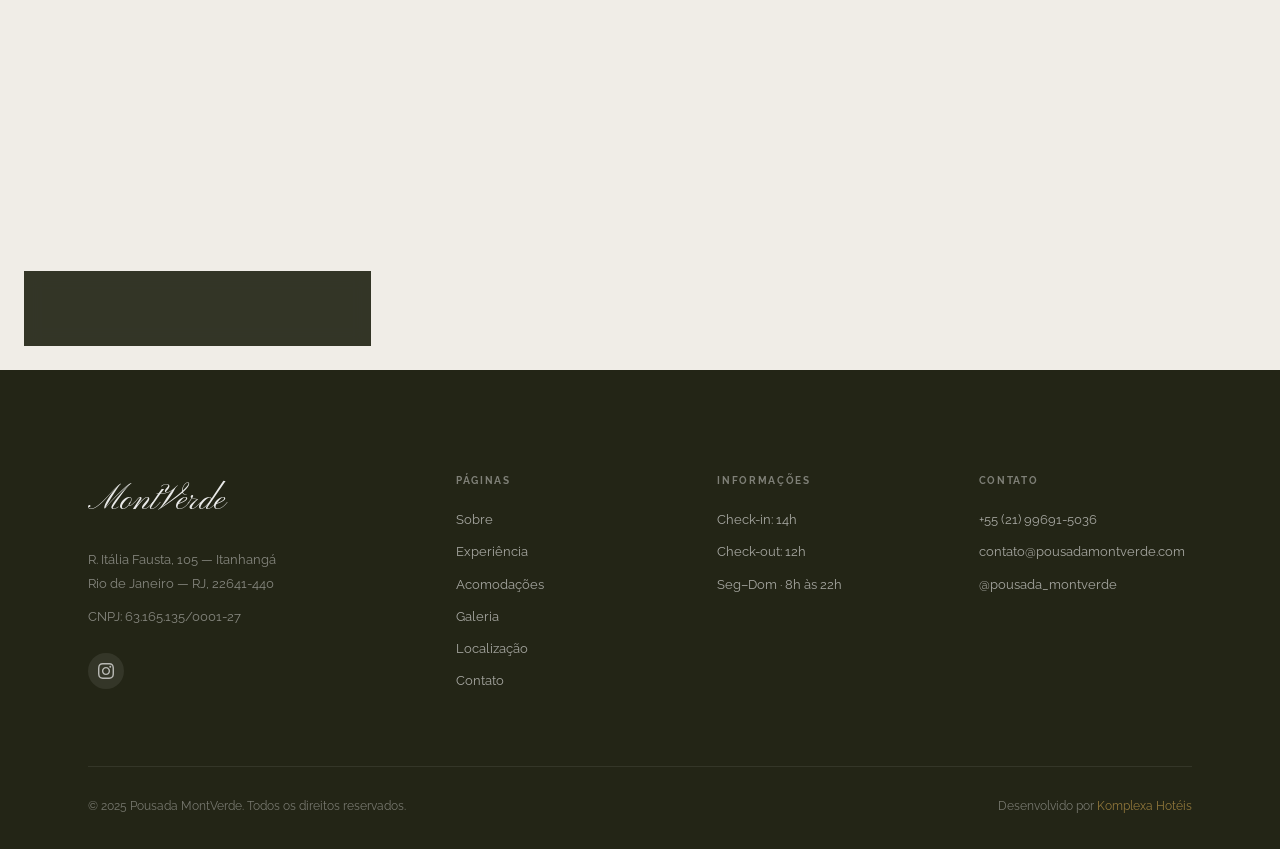
<file: contato/index.html>
<!DOCTYPE html>
<html lang="pt-BR">
<head>
<meta charset="UTF-8">
<meta name="viewport" content="width=device-width, initial-scale=1.0">
<link rel="icon" type="image/x-icon" href="../favicon.ico">
<title>Contato — Pousada MontVerde | Reserve sua estadia no Itanhangá, Rio de Janeiro</title>
<meta name="description" content="Entre em contato com a Pousada MontVerde. WhatsApp, e-mail ou formulário. Estamos prontos para ajudar você a planejar sua estadia no Itanhangá, Rio de Janeiro.">
<meta property="og:title" content="Contato | Pousada MontVerde — Reserve sua estadia">
<meta property="og:description" content="Fale com a Pousada MontVerde pelo WhatsApp, e-mail ou formulário. Itanhangá, Rio de Janeiro.">
<meta property="og:url" content="https://pousadamontverde.com.br/contato/">
<meta name="twitter:card" content="summary_large_image">

<!-- GTM HEAD -->
<script>(function(w,d,s,l,i){w[l]=w[l]||[];w[l].push({'gtm.start':
new Date().getTime(),event:'gtm.js'});var f=d.getElementsByTagName(s)[0],
j=d.createElement(s),dl=l!='dataLayer'?'&l='+l:'';j.async=true;j.src=
'https://www.googletagmanager.com/gtm.js?id='+i+dl;f.parentNode.insertBefore(j,f);
})(window,document,'script','dataLayer','GTM-MXDKKWH3');</script>

<link href="https://fonts.googleapis.com/css2?family=Pinyon+Script&family=Raleway:wght@300;400;500;600;700&display=swap" rel="stylesheet">
<link rel="stylesheet" href="../assets/css/style.css">
<style>
  .ct-form .fg { margin-bottom: 1.1rem; }
  .ct-form label { display:block; font-size:.72rem; letter-spacing:.09em; text-transform:uppercase; font-weight:700; color:var(--text); margin-bottom:.35rem; }
  .ct-form input,
  .ct-form select,
  .ct-form textarea {
    width:100%; background:var(--bg); border:1px solid var(--border);
    color:var(--text); padding:.75rem 1rem; font-family:var(--font-body);
    font-size:.94rem; outline:none; transition:border-color .3s;
    border-radius:0;
  }
  .ct-form input:focus,
  .ct-form select:focus,
  .ct-form textarea:focus { border-color:var(--accent); }
  .ct-form textarea { resize:vertical; min-height:130px; }
  .ct-form select { appearance:none; cursor:pointer; }
  .ct-form .fg-row { display:grid; grid-template-columns:1fr 1fr; gap:1rem; }
  .ct-form .btn-primary { width:100%; border:none; font-size:.76rem; padding:1rem; cursor:pointer; }
  .form-ok { display:none; background:rgba(60,97,79,.1); border:1px solid var(--accent); color:var(--accent); padding:1rem 1.2rem; font-size:.88rem; margin-top:1rem; }
  .form-ok.show { display:block; }
  @media(max-width:640px){ .ct-form .fg-row{ grid-template-columns:1fr; } }
</style>
</head>
<body>

<!-- GTM BODY -->
<noscript><iframe src="https://www.googletagmanager.com/ns.html?id=GTM-MXDKKWH3"
height="0" width="0" style="display:none;visibility:hidden"></iframe></noscript>

<!-- HEADER -->
<header class="hdr solid" id="hdr">
  <div class="hdr-inner">
    <a href="../index.html" class="logo">
  <img src="../assets/img/logo.png" alt="Pousada MontVerde" class="logo-img">
</a>
    <nav class="nav desktop-nav">
      <a href="../sobre/">Sobre</a>
      <a href="../experiencia/">Experiência</a>
      <a href="../acomodacoes/">Acomodações</a>
      <a href="../galeria/">Galeria</a>
      <a href="../localizacao/">Localização</a>
      <a href="../contato/" style="color:var(--cta)">Contato</a>
    </nav>
    <a href="https://booking.hqbeds.com.br/montverde/rooms" class="hdr-btn">Reservar</a>
    <button class="ham" id="ham" aria-label="Menu" aria-expanded="false">
      <span></span><span></span><span></span>
    </button>
  </div>
</header>

<div class="mobnav" id="mobnav">
  <a href="../sobre/" onclick="closeMob()">Sobre</a>
  <a href="../experiencia/" onclick="closeMob()">Experiência</a>
  <a href="../acomodacoes/" onclick="closeMob()">Acomodações</a>
  <a href="../galeria/" onclick="closeMob()">Galeria</a>
  <a href="../localizacao/" onclick="closeMob()">Localização</a>
  <a href="../contato/" onclick="closeMob()">Contato</a>
  <a href="https://booking.hqbeds.com.br/montverde/rooms" class="btn-gold" style="margin-top:1rem" onclick="closeMob()">Reservar Agora</a>
</div>

<!-- PAGE HERO -->
<div class="pg-hero">
  <img src="../assets/img/hero/fachada.jpg" alt="Contato — Pousada MontVerde" class="loaded">
  <div class="pg-hero-c">
    <span class="overline">Estamos aqui para você</span>
    <h1>Contato & Reservas</h1>
  </div>
</div>

<!-- CONTATO PRINCIPAL -->
<section>
  <div class="container">
    <div class="ct-grid">

      <!-- INFO -->
      <div class="ct-info">
        <div>
          <p class="overline">Fale conosco</p>
          <h2>Como nos encontrar</h2>
          <div class="divider"></div>
          <p>Adoramos receber mensagens. Escolha o canal que preferir e nossa equipe responderá com carinho e agilidade.</p>
        </div>

        <div class="ct-block">
          <div class="ct-block-icon">📍</div>
          <div class="ct-block-txt">
            <h4>Endereço</h4>
            <p>R. Itália Fausta, 105<br>Itanhangá · Rio de Janeiro — RJ<br>CEP 22641-440</p>
          </div>
        </div>

        <div class="ct-block">
          <div class="ct-block-icon">📱</div>
          <div class="ct-block-txt">
            <h4>WhatsApp</h4>
            <p>
              <a href="https://wa.me/5521996915036" target="_blank" rel="noopener"
                 style="color:var(--accent);font-weight:600">+55 (21) 99691-5036</a><br>
              <span style="font-size:.82rem;color:var(--text-muted)">Seg–Dom · 8h às 22h</span>
            </p>
          </div>
        </div>

        <div class="ct-block">
          <div class="ct-block-icon">✉️</div>
          <div class="ct-block-txt">
            <h4>E-mail</h4>
            <p><a href="mailto:contato@pousadamontverde.com" style="color:var(--accent)">contato@pousadamontverde.com</a></p>
          </div>
        </div>

        <div class="ct-block">
          <div class="ct-block-icon">📸</div>
          <div class="ct-block-txt">
            <h4>Instagram</h4>
            <p><a href="https://instagram.com/pousada_montverde" target="_blank" rel="noopener" style="color:var(--accent)">@pousada_montverde</a></p>
          </div>
        </div>

        <div class="ct-block">
          <div class="ct-block-icon">🕐</div>
          <div class="ct-block-txt">
            <h4>Horários</h4>
            <p>Check-in: a partir das 14h<br>Check-out: até as 12h</p>
          </div>
        </div>

        <!-- CTA WhatsApp -->
        <div>
          <button class="btn-primary" style="width:auto;display:inline-flex;align-items:center;gap:.6rem" onclick="openWAModal()">
            <svg width="18" height="18" viewBox="0 0 24 24" fill="white"><path d="M17.472 14.382c-.297-.149-1.758-.867-2.03-.967-.273-.099-.471-.148-.67.15-.197.297-.767.966-.94 1.164-.173.199-.347.223-.644.075-.297-.15-1.255-.463-2.39-1.475-.883-.788-1.48-1.761-1.653-2.059-.173-.297-.018-.458.13-.606.134-.133.298-.347.446-.52.149-.174.198-.298.298-.497.099-.198.05-.371-.025-.52-.075-.149-.669-1.612-.916-2.207-.242-.579-.487-.5-.669-.51-.173-.008-.371-.01-.57-.01-.198 0-.52.074-.792.372-.272.297-1.04 1.016-1.04 2.479 0 1.462 1.065 2.875 1.213 3.074.149.198 2.096 3.2 5.077 4.487.709.306 1.262.489 1.694.625.712.227 1.36.195 1.871.118.571-.085 1.758-.719 2.006-1.413.248-.694.248-1.289.173-1.413-.074-.124-.272-.198-.57-.347m-5.421 7.403h-.004a9.87 9.87 0 01-5.031-1.378l-.361-.214-3.741.982.998-3.648-.235-.374a9.86 9.86 0 01-1.51-5.26c.001-5.45 4.436-9.884 9.888-9.884 2.64 0 5.122 1.03 6.988 2.898a9.825 9.825 0 012.893 6.994c-.003 5.45-4.437 9.884-9.885 9.884m8.413-18.297A11.815 11.815 0 0012.05 0C5.495 0 .16 5.335.157 11.892c0 2.096.547 4.142 1.588 5.945L.057 24l6.305-1.654a11.882 11.882 0 005.683 1.448h.005c6.554 0 11.89-5.335 11.893-11.893a11.821 11.821 0 00-3.48-8.413z"/></svg>
            Conversar pelo WhatsApp
          </button>
        </div>
      </div>

      <!-- FORMULÁRIO -->
      <div class="ct-form" style="background:var(--surface);padding:2rem 2rem 2.2rem;box-shadow:var(--shadow)">
        <p class="overline" style="margin-bottom:.3rem">Envie uma mensagem</p>
        <h3 style="margin-bottom:1.2rem;font-size:clamp(1.1rem,2vw,1.5rem)">Solicite sua reserva</h3>

        <form id="contactForm" onsubmit="submitContact(event)">
          <div class="fg-row">
            <div class="fg">
              <label for="ct-nome">Nome *</label>
              <input type="text" id="ct-nome" name="nome" placeholder="Seu nome" required>
            </div>
            <div class="fg">
              <label for="ct-tel">WhatsApp *</label>
              <input type="tel" id="ct-tel" name="telefone" placeholder="(21) 99999-9999" required>
            </div>
          </div>

          <div class="fg">
            <label for="ct-email">E-mail *</label>
            <input type="email" id="ct-email" name="email" placeholder="seu@email.com" required>
          </div>

          <div class="fg-row">
            <div class="fg">
              <label for="ct-checkin">Check-in</label>
              <input type="date" id="ct-checkin" name="checkin">
            </div>
            <div class="fg">
              <label for="ct-checkout">Check-out</label>
              <input type="date" id="ct-checkout" name="checkout">
            </div>
          </div>

          <div class="fg" style="margin-bottom:.9rem">
            <label for="ct-msg">Mensagem</label>
            <textarea id="ct-msg" name="mensagem" placeholder="Dúvidas ou pedidos especiais…" style="min-height:90px"></textarea>
          </div>

          <button type="submit" class="btn-primary">Enviar mensagem →</button>
          <div class="form-ok" id="contactOk">✓ Mensagem enviada! Responderemos em breve.</div>
        </form>

        <!-- Reserva direta -->
        <div style="margin-top:1.5rem;padding-top:1.5rem;border-top:1px solid var(--border);text-align:center">
          <p style="font-size:.8rem;color:var(--text-muted);max-width:100%;margin-bottom:.8rem">Prefere reservar online agora?</p>
          <a href="https://booking.hqbeds.com.br/montverde/rooms" target="_blank" rel="noopener" class="btn-gold" style="display:block;text-align:center">Reservar pelo HQ Beds →</a>
        </div>
      </div>

    </div><!-- /.ct-grid -->
  </div>
</section>

<!-- MAPA -->
<section style="padding:0">
  <div style="width:100%;height:420px;background:var(--surface-light);position:relative;overflow:hidden">
    <!--
      ╔══════════════════════════════════════════════════════════════════╗
      ║  SUBSTITUIR: Cole aqui o iframe do Google Maps com o endereço   ║
      ║  R. Itália Fausta, 105 — Itanhangá, Rio de Janeiro              ║
      ║                                                                  ║
      ║  Como gerar:                                                     ║
      ║  1. Acesse maps.google.com                                      ║
      ║  2. Pesquise o endereço da pousada                              ║
      ║  3. Clique em "Compartilhar" > "Incorporar um mapa"             ║
      ║  4. Copie o iframe e substitua este bloco                       ║
      ╚══════════════════════════════════════════════════════════════════╝
    -->
    <iframe
      src="https://maps.google.com/maps?q=R.+It%C3%A1lia+Fausta+105+Itanh%C3%A3ng%C3%A1+Rio+de+Janeiro&output=embed"
      width="100%" height="420" style="border:0;display:block" allowfullscreen loading="lazy"
      referrerpolicy="no-referrer-when-downgrade"
      title="Localização da Pousada MontVerde — R. Itália Fausta, 105, Itanhangá, Rio de Janeiro">
    </iframe>
    <!-- Overlay com endereço -->
    <div style="position:absolute;bottom:1.5rem;left:1.5rem;background:rgba(35,37,22,.92);color:#fff;padding:.8rem 1.2rem;backdrop-filter:blur(8px)">
      <p style="font-size:.7rem;letter-spacing:.1em;text-transform:uppercase;color:rgba(255,255,255,.6);max-width:100%;margin-bottom:.2rem">Pousada MontVerde</p>
      <p style="font-size:.86rem;color:#fff;max-width:100%;margin:0">R. Itália Fausta, 105 — Itanhangá, Rio de Janeiro</p>
    </div>
  </div>
</section>

<!-- FOOTER -->
<footer>
  <div class="container">
    <div class="ft-grid">
      <div class="ft-brand">
        <a href="../index.html" class="ft-logo logo">MontVerde</a>
        <p>R. Itália Fausta, 105 — Itanhangá</p>
        <p>Rio de Janeiro — RJ, 22641-440</p>
        <p style="margin-top:.5rem">CNPJ: 63.165.135/0001-27</p>
        <div class="ft-social">
          <a href="https://instagram.com/pousada_montverde" target="_blank" rel="noopener" aria-label="Instagram">
            <svg width="16" height="16" viewBox="0 0 24 24" fill="currentColor"><path d="M12 2.163c3.204 0 3.584.012 4.85.07 3.252.148 4.771 1.691 4.919 4.919.058 1.265.069 1.645.069 4.849 0 3.205-.012 3.584-.069 4.849-.149 3.225-1.664 4.771-4.919 4.919-1.266.058-1.644.07-4.85.07-3.204 0-3.584-.012-4.849-.07-3.26-.149-4.771-1.699-4.919-4.92-.058-1.265-.07-1.644-.07-4.849 0-3.204.013-3.583.07-4.849.149-3.227 1.664-4.771 4.919-4.919 1.266-.057 1.645-.069 4.849-.069zm0-2.163c-3.259 0-3.667.014-4.947.072-4.358.2-6.78 2.618-6.98 6.98-.059 1.281-.073 1.689-.073 4.948 0 3.259.014 3.668.072 4.948.2 4.358 2.618 6.78 6.98 6.98 1.281.058 1.689.072 4.948.072 3.259 0 3.668-.014 4.948-.072 4.354-.2 6.782-2.618 6.979-6.98.059-1.28.073-1.689.073-4.948 0-3.259-.014-3.667-.072-4.947-.196-4.354-2.617-6.78-6.979-6.98-1.281-.059-1.69-.073-4.949-.073zm0 5.838c-3.403 0-6.162 2.759-6.162 6.162s2.759 6.163 6.162 6.163 6.162-2.759 6.162-6.163c0-3.403-2.759-6.162-6.162-6.162zm0 10.162c-2.209 0-4-1.79-4-4 0-2.209 1.791-4 4-4s4 1.791 4 4c0 2.21-1.791 4-4 4zm6.406-11.845c-.796 0-1.441.645-1.441 1.44s.645 1.44 1.441 1.44c.795 0 1.439-.645 1.439-1.44s-.644-1.44-1.439-1.44z"/></svg>
          </a>
        </div>
      </div>
      <div class="ft-col"><h4>Páginas</h4><a href="../sobre/">Sobre</a>
      <a href="../experiencia/">Experiência</a><a href="../acomodacoes/">Acomodações</a><a href="../galeria/">Galeria</a><a href="../localizacao/">Localização</a><a href="../contato/">Contato</a></div>
      <div class="ft-col"><h4>Informações</h4><span>Check-in: 14h</span><span>Check-out: 12h</span><span>Seg–Dom · 8h às 22h</span></div>
      <div class="ft-col"><h4>Contato</h4><span>+55 (21) 99691-5036</span><a href="mailto:contato@pousadamontverde.com">contato@pousadamontverde.com</a><a href="https://instagram.com/pousada_montverde" target="_blank" rel="noopener">@pousada_montverde</a></div>
    </div>
    <div class="ft-bottom">
      <p>© 2025 Pousada MontVerde. Todos os direitos reservados.</p>
      <p>Desenvolvido por <a href="#">Komplexa Hotéis</a></p>
    </div>
  </div>
</footer>


<!-- WA MODAL -->
<button class="wa-btn" onclick="openWAModal()" aria-label="WhatsApp">
  <svg viewBox="0 0 24 24"><path d="M17.472 14.382c-.297-.149-1.758-.867-2.03-.967-.273-.099-.471-.148-.67.15-.197.297-.767.966-.94 1.164-.173.199-.347.223-.644.075-.297-.15-1.255-.463-2.39-1.475-.883-.788-1.48-1.761-1.653-2.059-.173-.297-.018-.458.13-.606.134-.133.298-.347.446-.52.149-.174.198-.298.298-.497.099-.198.05-.371-.025-.52-.075-.149-.669-1.612-.916-2.207-.242-.579-.487-.5-.669-.51-.173-.008-.371-.01-.57-.01-.198 0-.52.074-.792.372-.272.297-1.04 1.016-1.04 2.479 0 1.462 1.065 2.875 1.213 3.074.149.198 2.096 3.2 5.077 4.487.709.306 1.262.489 1.694.625.712.227 1.36.195 1.871.118.571-.085 1.758-.719 2.006-1.413.248-.694.248-1.289.173-1.413-.074-.124-.272-.198-.57-.347m-5.421 7.403h-.004a9.87 9.87 0 01-5.031-1.378l-.361-.214-3.741.982.998-3.648-.235-.374a9.86 9.86 0 01-1.51-5.26c.001-5.45 4.436-9.884 9.888-9.884 2.64 0 5.122 1.03 6.988 2.898a9.825 9.825 0 012.893 6.994c-.003 5.45-4.437 9.884-9.885 9.884m8.413-18.297A11.815 11.815 0 0012.05 0C5.495 0 .16 5.335.157 11.892c0 2.096.547 4.142 1.588 5.945L.057 24l6.305-1.654a11.882 11.882 0 005.683 1.448h.005c6.554 0 11.89-5.335 11.893-11.893a11.821 11.821 0 00-3.48-8.413z"/></svg>
</button>
<div class="wa-modal" id="waModal">
  <div class="wa-box">
    <div class="wa-box-hdr"><h4>💬 Falar com a Pousada</h4><button class="wa-close" onclick="closeWAModal()">×</button></div>
    <form onsubmit="submitWAForm(event)">
      <input type="hidden" id="wa-contexto" value="Página Sobre">
      <div class="fg"><label>Seu nome *</label><input type="text" id="wa-nome" placeholder="Como posso te chamar?" required></div>
      <div class="fg"><label>Telefone *</label><input type="tel" id="wa-tel" placeholder="(21) 99999-9999" required></div>
      <div class="fg"><label>E-mail</label><input type="email" id="wa-email" placeholder="seu@email.com"></div>
      <div class="fg"><label>Check-in</label><input type="date" id="wa-checkin"></div>
      <div class="fg"><label>Check-out</label><input type="date" id="wa-checkout"></div>
      <button type="submit" class="wa-submit">Abrir WhatsApp →</button>
    </form>
  </div>
</div>

<!-- POPUP DESCONTO -->
<div class="discount-popup" id="discountPopup">
  <div class="dp-box">
    <button class="dp-close" onclick="closePopup()">×</button>
    <div class="dp-content">
      <p class="overline" style="color:var(--cta)">Oferta Exclusiva</p>
      <h3>Você ganhou<br><span class="dp-highlight">10% de desconto</span></h3>
      <p class="dp-sub">Reserve diretamente e aproveite seu benefício exclusivo.</p>
      <form id="popupForm" onsubmit="submitPopup(event)">
        <div class="dp-field"><input type="email" id="popup-email" placeholder="Seu melhor e-mail" required></div>
        <button type="submit" class="dp-btn">Eu Quero! →</button>
      </form>
      <p class="dp-disclaimer">Ao se cadastrar você concorda com nossa <a href="#">Política de Privacidade</a>.</p>
    </div>
    <div class="dp-img">
      <img src="../assets/img/hero/fachada.jpg" alt="Pousada MontVerde" class="loaded">
      <div class="dp-img-ov"></div>
    </div>
  </div>
</div>

<!-- COOKIE BANNER -->
<div class="ck" id="cookieBanner">
  <div class="ck-in">
    <p>Utilizamos cookies para melhorar sua experiência. Ao continuar, você concorda com nossa <a href="#">Política de Privacidade</a>.</p>
    <div style="display:flex;gap:.6rem;flex-shrink:0">
      <button class="btn-gold" style="font-size:.76rem;padding:.5rem 1.2rem" onclick="acceptCookies()">Aceitar</button>
      <button class="btn-outline" style="font-size:.76rem;padding:.5rem 1.2rem" onclick="declineCookies()">Recusar</button>
    </div>
  </div>
</div>

<script src="../assets/js/main.js"></script>
</body>
</html>
</file>
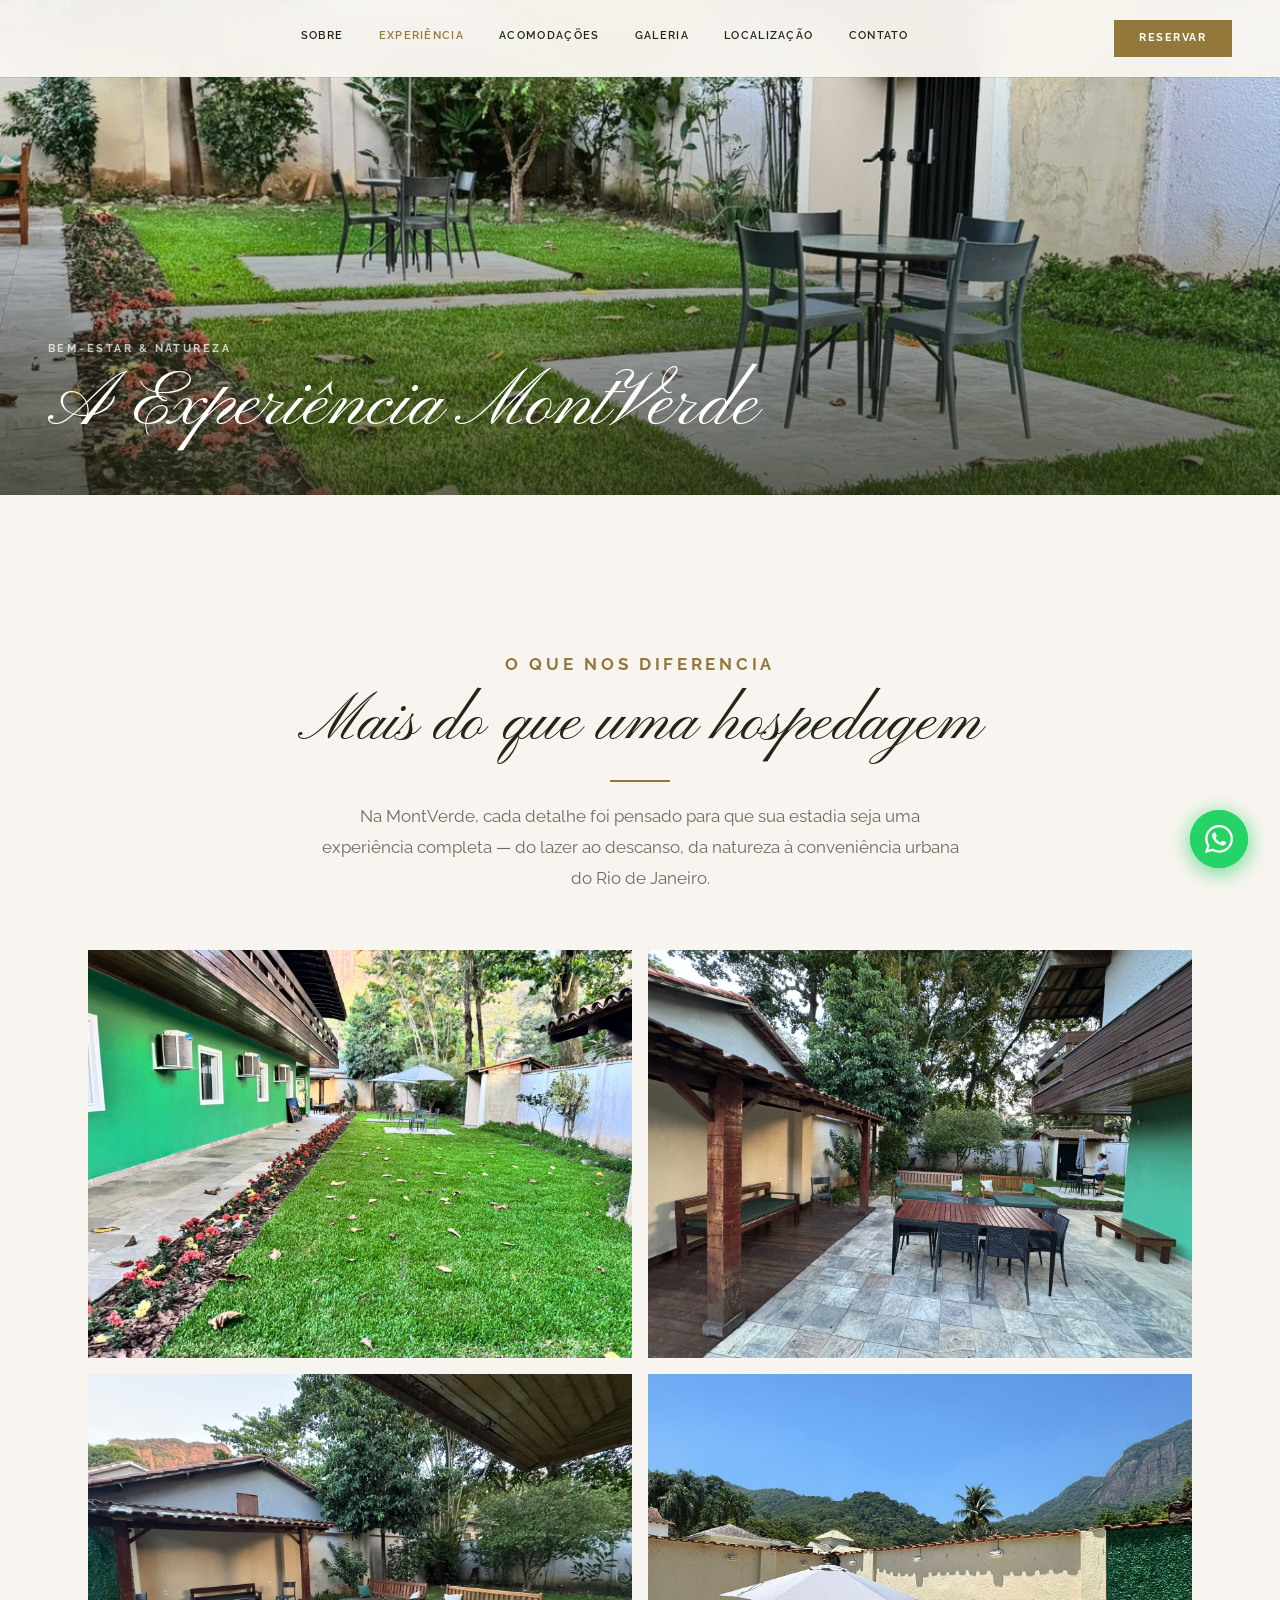
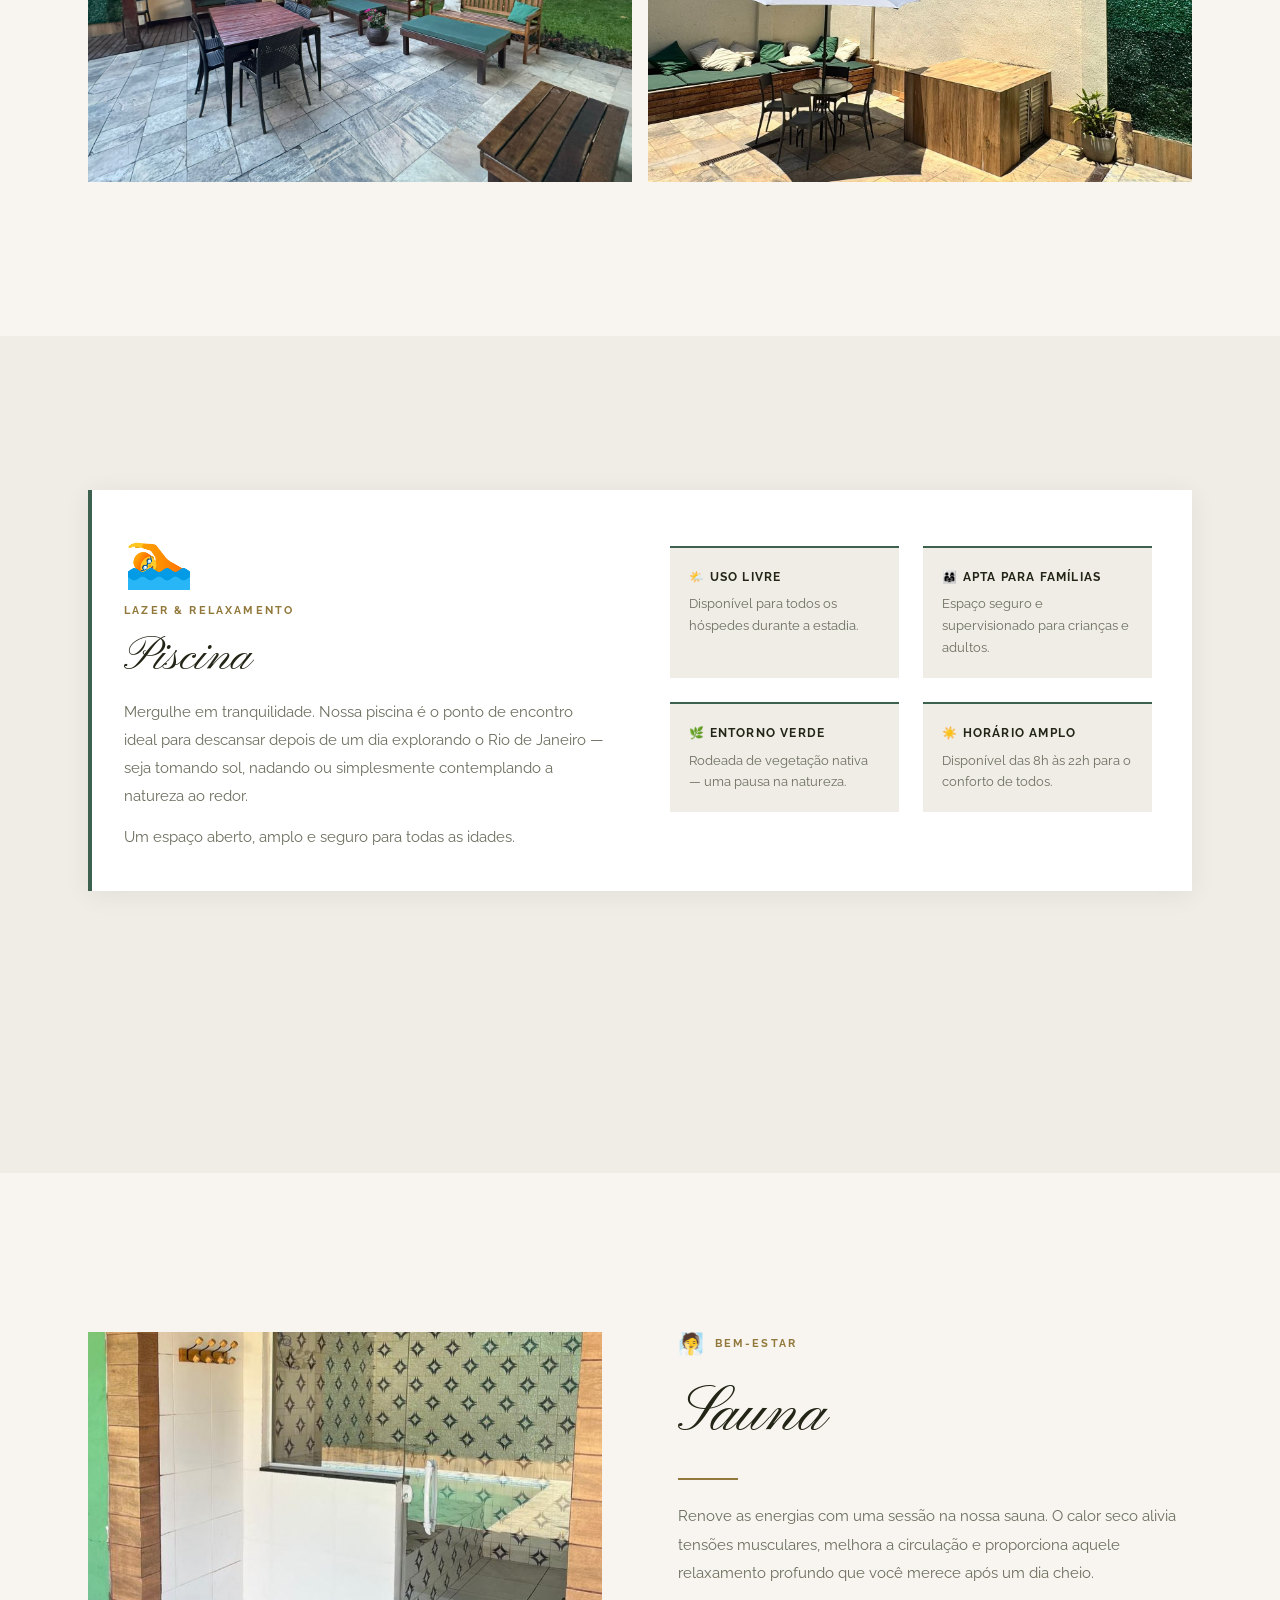
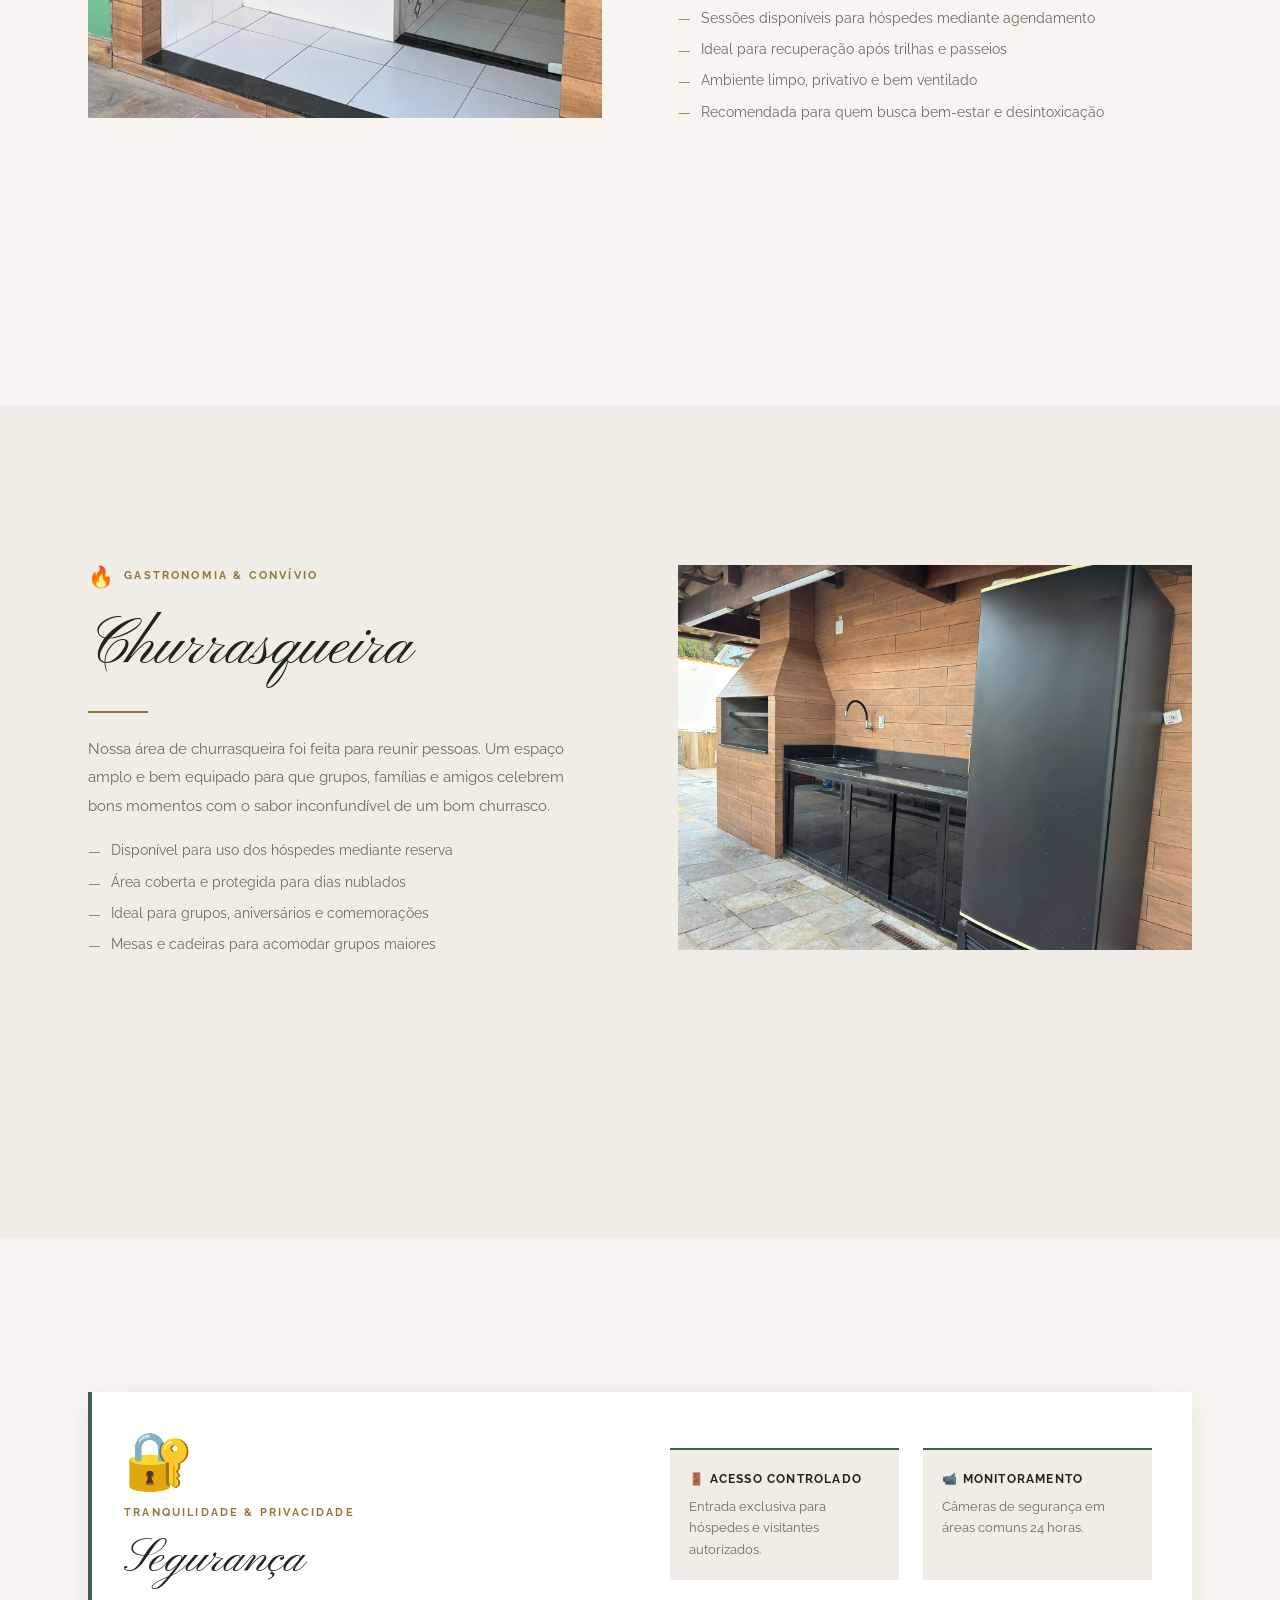
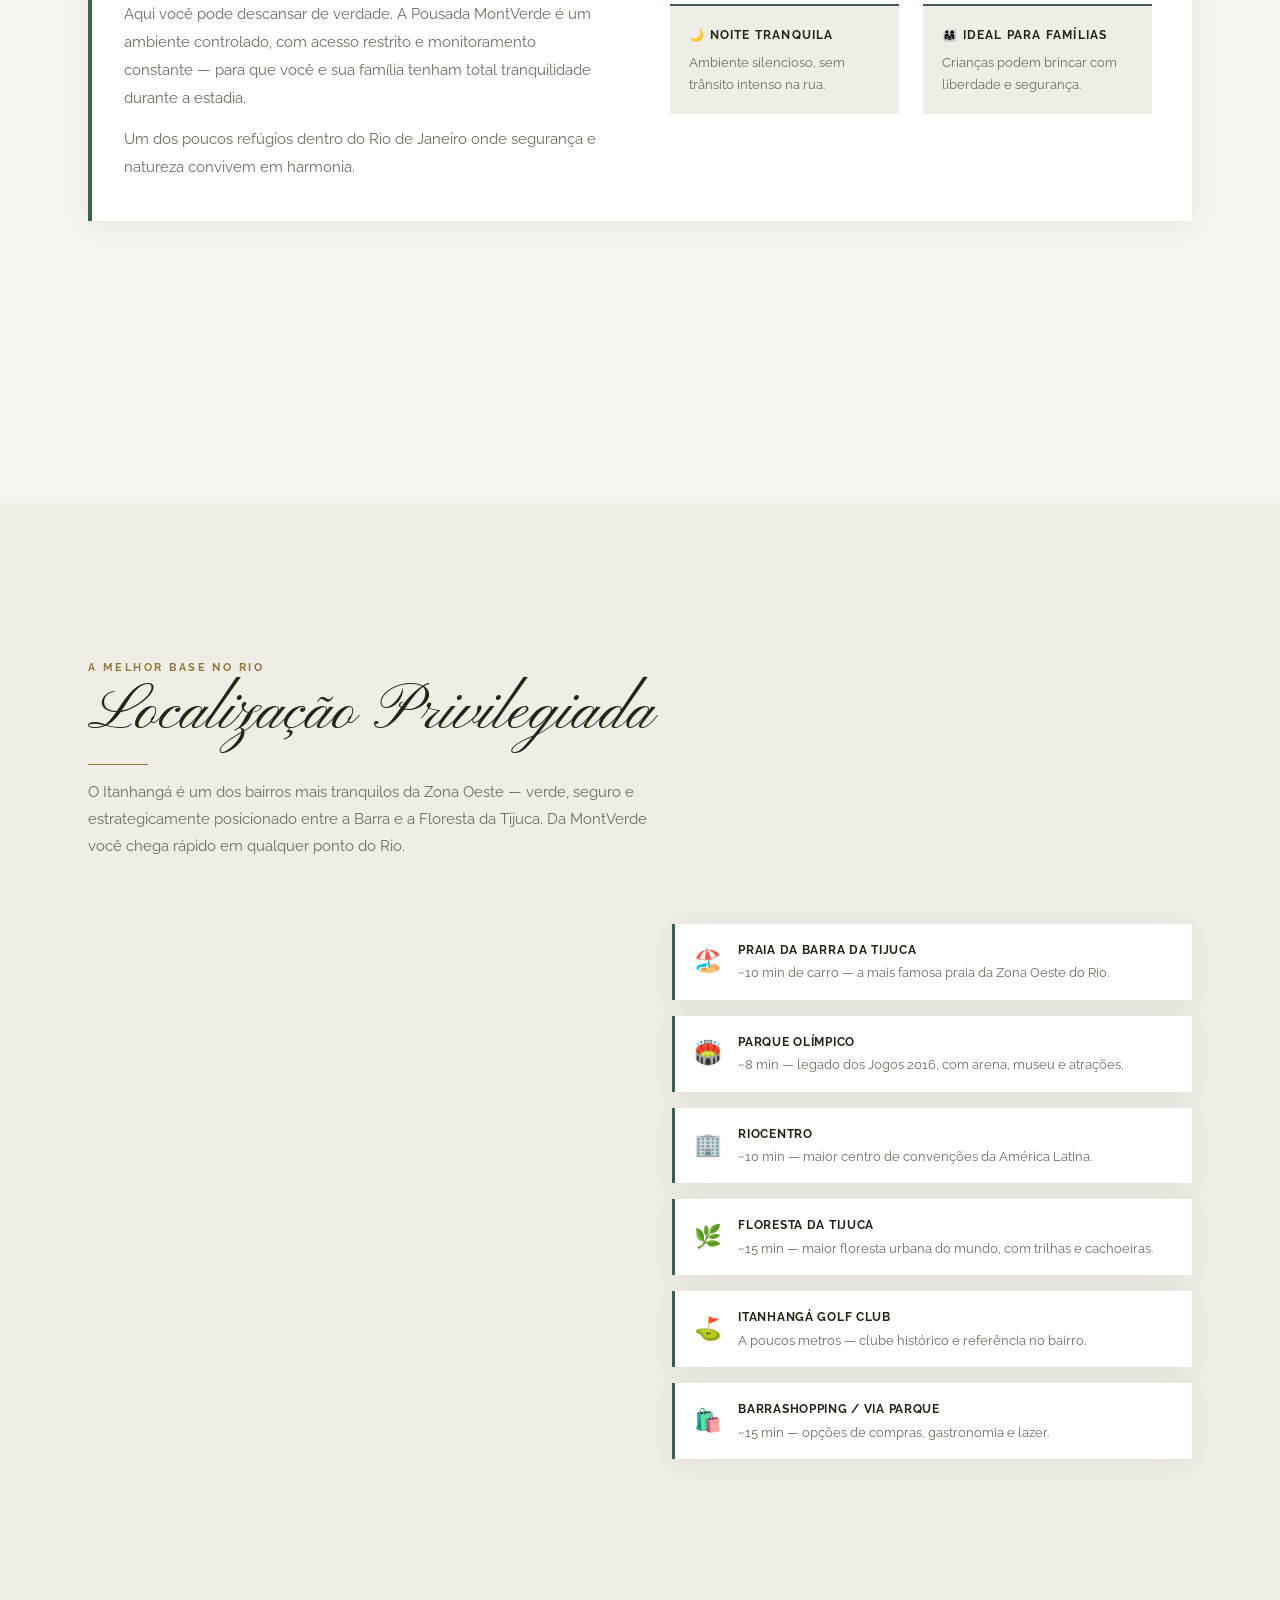
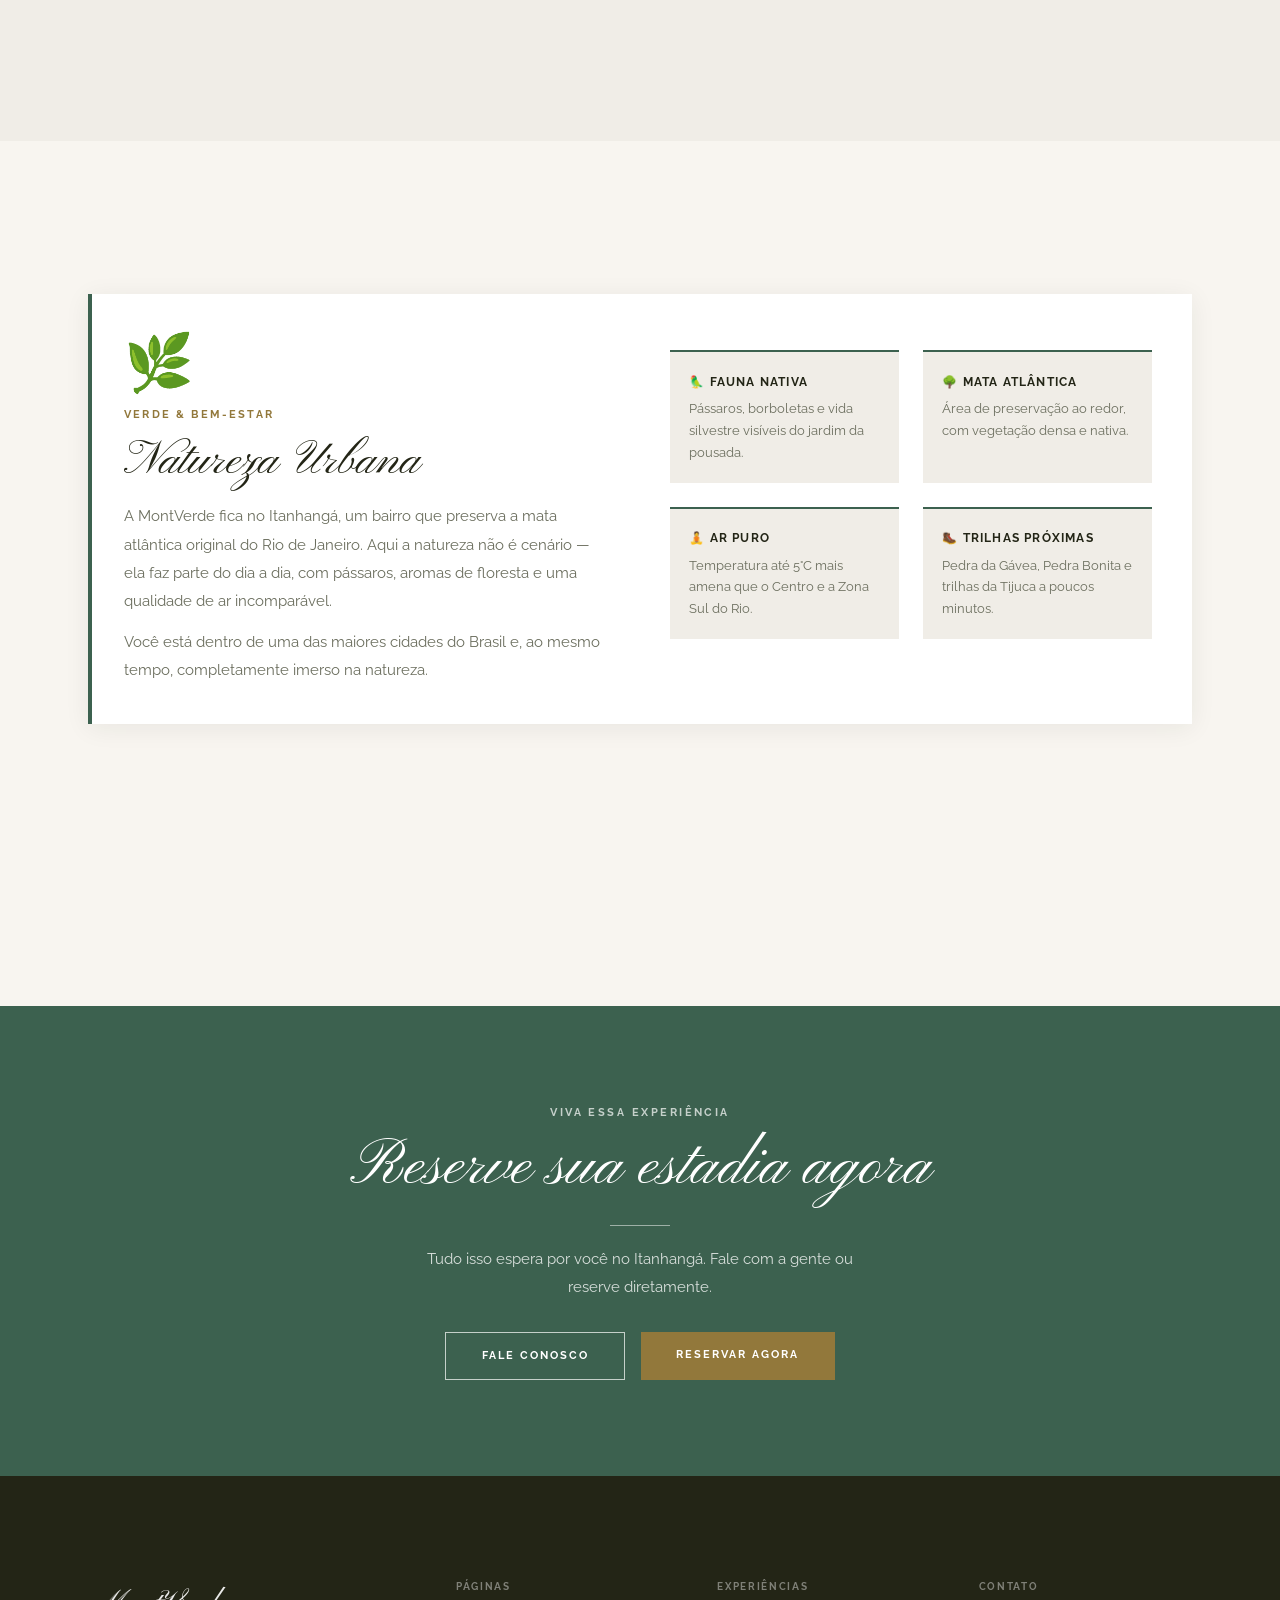
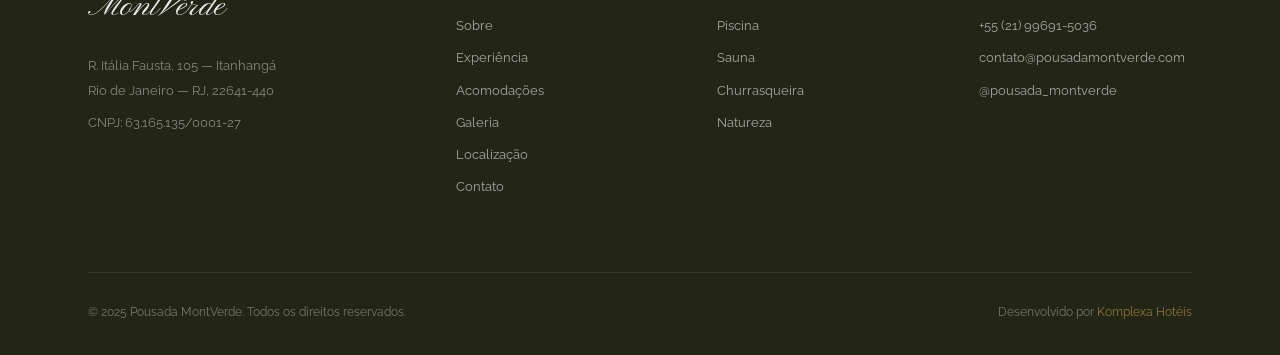
<file: experiencia/index.html>
<!DOCTYPE html>
<html lang="pt-BR">
<head>
<meta charset="UTF-8">
<meta name="viewport" content="width=device-width, initial-scale=1.0">
<link rel="icon" type="image/x-icon" href="../favicon.ico">
<title>Experiência — Pousada MontVerde | Piscina, Sauna, Churrasqueira no Itanhangá, RJ</title>
<meta name="description" content="Descubra as experiências da Pousada MontVerde: piscina, sauna, churrasqueira, natureza e localização privilegiada no Itanhangá, Rio de Janeiro.">
<meta property="og:title" content="Experiência | Pousada MontVerde — Itanhangá, RJ">
<meta property="og:url" content="https://pousadamontverde.com.br/experiencia/">
<meta name="twitter:card" content="summary_large_image">

<!-- GTM HEAD -->
<script>(function(w,d,s,l,i){w[l]=w[l]||[];w[l].push({'gtm.start':
new Date().getTime(),event:'gtm.js'});var f=d.getElementsByTagName(s)[0],
j=d.createElement(s),dl=l!='dataLayer'?'&l='+l:'';j.async=true;j.src=
'https://www.googletagmanager.com/gtm.js?id='+i+dl;f.parentNode.insertBefore(j,f);
})(window,document,'script','dataLayer','GTM-MXDKKWH3');</script>

<link href="https://fonts.googleapis.com/css2?family=Pinyon+Script&family=Raleway:wght@300;400;500;600;700&display=swap" rel="stylesheet">
<link rel="stylesheet" href="../assets/css/style.css">
<style>
/* ── EXPERIENCE PAGE SPECIFIC ── */
.exp-intro { max-width:700px; margin:0 auto; text-align:center; }
.exp-intro h2 { margin:.5rem 0 1rem; }
.exp-intro p { margin:0 auto; font-size:1.05rem; }

/* ── FEATURE BLOCK (imagem + texto lado a lado) ── */
.feat-block { display:grid; grid-template-columns:1fr 1fr; gap:clamp(3rem,6vw,6rem); align-items:center; margin-bottom:clamp(5rem,10vw,8rem); }
.feat-block.reverse { direction:rtl; }
.feat-block.reverse > * { direction:ltr; }
.feat-img { position:relative; overflow:hidden; aspect-ratio:4/3; }
.feat-img img { width:100%; height:100%; object-fit:cover; transition:transform .5s; opacity:1; }
.feat-img:hover img { transform:scale(1.04); }
.feat-txt { display:flex; flex-direction:column; gap:.9rem; }
.feat-tag { display:inline-flex; align-items:center; gap:.5rem; font-family:var(--font-body); font-size:.68rem; letter-spacing:.2em; text-transform:uppercase; color:var(--cta); font-weight:700; }
.feat-tag span { font-size:1.3rem; }
.feat-txt h2 { margin:.2rem 0; }
.feat-txt p { font-size:.96rem; }
.feat-list { list-style:none; display:flex; flex-direction:column; gap:.5rem; margin-top:.3rem; }
.feat-list li { display:flex; align-items:flex-start; gap:.6rem; font-size:.88rem; color:var(--text-muted); line-height:1.6; }
.feat-list li::before { content:'—'; color:var(--cta); flex-shrink:0; margin-top:.05rem; }

/* ── TEXT-ONLY CARD (sem foto) ── */
.txt-block { background:var(--surface); border-left:4px solid var(--accent); padding:2.5rem 2.5rem 2.5rem 2rem; box-shadow:var(--shadow); display:grid; grid-template-columns:1fr 1fr; gap:clamp(2rem,5vw,4rem); align-items:start; margin-bottom:clamp(5rem,10vw,8rem); }
.txt-block-icon { font-size:3.5rem; line-height:1; margin-bottom:1rem; display:block; }
.txt-block-tag { display:flex; align-items:center; gap:.5rem; font-family:var(--font-body); font-size:.68rem; letter-spacing:.2em; text-transform:uppercase; color:var(--cta); font-weight:700; margin-bottom:.6rem; }
.txt-block h2 { margin:.2rem 0 .8rem; font-size:clamp(1.8rem,4vw,3rem); }
.txt-block p { font-size:.95rem; }
.txt-block-cols { display:grid; grid-template-columns:1fr 1fr; gap:1.5rem; margin-top:1rem; }
.txt-item { background:var(--surface-light); padding:1.2rem; border-top:2px solid var(--accent); }
.txt-item h4 { font-size:.75rem; letter-spacing:.1em; margin-bottom:.4rem; color:var(--text); }
.txt-item p { font-size:.82rem; max-width:100%; line-height:1.65; }

/* ── MAP CARD ── */
.map-block { margin-bottom:clamp(5rem,10vw,8rem); }
.map-grid { display:grid; grid-template-columns:1fr 1fr; gap:clamp(2.5rem,5vw,4rem); align-items:start; }
.map-embed { background:var(--surface-light); overflow:hidden; aspect-ratio:4/3; position:relative; }
.map-embed iframe { width:100%; height:100%; border:0; display:block; }
.map-list { display:flex; flex-direction:column; gap:1rem; }
.map-item { display:flex; gap:1rem; align-items:flex-start; padding:1rem 1.2rem; background:var(--surface); box-shadow:var(--shadow); border-left:3px solid var(--accent); }
.map-icon { font-size:1.4rem; flex-shrink:0; margin-top:.1rem; }
.map-item h4 { font-size:.75rem; letter-spacing:.06em; color:var(--text); margin-bottom:.2rem; }
.map-item p { font-size:.82rem; max-width:100%; line-height:1.55; margin:0; }

/* ── FOTOS GRID 4 ── */
.area-grid { display:grid; grid-template-columns:repeat(2,1fr); gap:1rem; margin-top:3rem; }
.area-grid img { width:100%; aspect-ratio:4/3; object-fit:cover; opacity:1; transition:transform .4s; }
.area-grid img:hover { transform:scale(1.03); }

/* MOBILE */
@media(max-width:768px){
  .feat-block,.feat-block.reverse { grid-template-columns:1fr; direction:ltr; }
  .txt-block { grid-template-columns:1fr; }
  .txt-block-cols { grid-template-columns:1fr; }
  .map-grid { grid-template-columns:1fr; }
  .area-grid { grid-template-columns:1fr 1fr; }
}
@media(max-width:480px){
  .area-grid { grid-template-columns:1fr; }
}
</style>
</head>
<body>

<!-- GTM BODY -->
<noscript><iframe src="https://www.googletagmanager.com/ns.html?id=GTM-MXDKKWH3" height="0" width="0" style="display:none;visibility:hidden"></iframe></noscript>

<!-- HEADER -->
<header class="hdr solid" id="hdr">
  <div class="hdr-inner">
    <a href="../index.html" class="logo">
  <img src="../assets/img/logo.png" alt="Pousada MontVerde" class="logo-img">
</a>
    <nav class="nav desktop-nav">
      <a href="../sobre/">Sobre</a>
      <a href="../experiencia/" style="color:var(--cta)">Experiência</a>
      <a href="../acomodacoes/">Acomodações</a>
      <a href="../galeria/">Galeria</a>
      <a href="../localizacao/">Localização</a>
      <a href="../contato/">Contato</a>
    </nav>
    <a href="https://booking.hqbeds.com.br/montverde/rooms" target="_blank" class="hdr-btn">Reservar</a>
    <button class="ham" id="ham" aria-label="Menu" aria-expanded="false">
      <span></span><span></span><span></span>
    </button>
  </div>
</header>

<div class="mobnav" id="mobnav">
  <a href="../sobre/" onclick="closeMob()">Sobre</a>
  <a href="../experiencia/" onclick="closeMob()">Experiência</a>
  <a href="../acomodacoes/" onclick="closeMob()">Acomodações</a>
  <a href="../galeria/" onclick="closeMob()">Galeria</a>
  <a href="../localizacao/" onclick="closeMob()">Localização</a>
  <a href="../contato/" onclick="closeMob()">Contato</a>
  <a href="https://booking.hqbeds.com.br/montverde/rooms" target="_blank" class="btn-gold" style="margin-top:1rem" onclick="closeMob()">Reservar Agora</a>
</div>

<!-- PAGE HERO -->
<div class="pg-hero">
  <img src="../assets/img/hero/fachada.jpg" alt="Experiência — Pousada MontVerde" class="loaded">
  <div class="pg-hero-c">
    <span class="overline">Bem-estar & Natureza</span>
    <h1>A Experiência MontVerde</h1>
  </div>
</div>

<!-- INTRO -->
<section>
  <div class="container">
    <div class="exp-intro">
      <p class="overline">O que nos diferencia</p>
      <h2>Mais do que uma hospedagem</h2>
      <div class="divider cx"></div>
      <p>Na MontVerde, cada detalhe foi pensado para que sua estadia seja uma experiência completa — do lazer ao descanso, da natureza à conveniência urbana do Rio de Janeiro.</p>
    </div>

    <!-- FOTOS DA ÁREA -->
    <div class="area-grid" style="margin-top:3.5rem">
      <img src="../assets/img/sobre/area-01.jpg" alt="Área externa — Pousada MontVerde">
      <img src="../assets/img/sobre/area-02.jpg" alt="Área comum — Pousada MontVerde">
      <img src="../assets/img/sobre/area-03.jpg" alt="Área de lazer — Pousada MontVerde">
      <img src="../assets/img/sobre/area-04.jpg" alt="Jardim — Pousada MontVerde">
    </div>
  </div>
</section>

<!-- PISCINA — texto (sem foto específica) -->
<section style="background:var(--surface-light)">
  <div class="container">
    <div class="txt-block">
      <div>
        <span class="txt-block-icon">🏊</span>
        <div class="txt-block-tag">Lazer & Relaxamento</div>
        <h2>Piscina</h2>
        <p>Mergulhe em tranquilidade. Nossa piscina é o ponto de encontro ideal para descansar depois de um dia explorando o Rio de Janeiro — seja tomando sol, nadando ou simplesmente contemplando a natureza ao redor.</p>
        <p style="margin-top:.8rem">Um espaço aberto, amplo e seguro para todas as idades.</p>
      </div>
      <div class="txt-block-cols">
        <div class="txt-item">
          <h4>🌤️ Uso livre</h4>
          <p>Disponível para todos os hóspedes durante a estadia.</p>
        </div>
        <div class="txt-item">
          <h4>👨‍👩‍👧 Apta para famílias</h4>
          <p>Espaço seguro e supervisionado para crianças e adultos.</p>
        </div>
        <div class="txt-item">
          <h4>🌿 Entorno verde</h4>
          <p>Rodeada de vegetação nativa — uma pausa na natureza.</p>
        </div>
        <div class="txt-item">
          <h4>☀️ Horário amplo</h4>
          <p>Disponível das 8h às 22h para o conforto de todos.</p>
        </div>
      </div>
    </div>
  </div>
</section>

<!-- SAUNA — com foto -->
<section>
  <div class="container">
    <div class="feat-block">
      <div class="feat-img">
        <img src="../assets/img/sobre/sauna.jpg" alt="Sauna — Pousada MontVerde">
      </div>
      <div class="feat-txt">
        <div class="feat-tag"><span>🧖</span> Bem-estar</div>
        <h2>Sauna</h2>
        <div class="divider" style="margin:.5rem 0"></div>
        <p>Renove as energias com uma sessão na nossa sauna. O calor seco alivia tensões musculares, melhora a circulação e proporciona aquele relaxamento profundo que você merece após um dia cheio.</p>
        <ul class="feat-list">
          <li>Sessões disponíveis para hóspedes mediante agendamento</li>
          <li>Ideal para recuperação após trilhas e passeios</li>
          <li>Ambiente limpo, privativo e bem ventilado</li>
          <li>Recomendada para quem busca bem-estar e desintoxicação</li>
        </ul>
      </div>
    </div>
  </div>
</section>

<!-- CHURRASQUEIRA — com foto -->
<section style="background:var(--surface-light)">
  <div class="container">
    <div class="feat-block reverse">
      <div class="feat-img">
        <img src="../assets/img/sobre/churrasqueira.jpg" alt="Churrasqueira — Pousada MontVerde">
      </div>
      <div class="feat-txt">
        <div class="feat-tag"><span>🔥</span> Gastronomia & Convívio</div>
        <h2>Churrasqueira</h2>
        <div class="divider" style="margin:.5rem 0"></div>
        <p>Nossa área de churrasqueira foi feita para reunir pessoas. Um espaço amplo e bem equipado para que grupos, famílias e amigos celebrem bons momentos com o sabor inconfundível de um bom churrasco.</p>
        <ul class="feat-list">
          <li>Disponível para uso dos hóspedes mediante reserva</li>
          <li>Área coberta e protegida para dias nublados</li>
          <li>Ideal para grupos, aniversários e comemorações</li>
          <li>Mesas e cadeiras para acomodar grupos maiores</li>
        </ul>
      </div>
    </div>
  </div>
</section>

<!-- SEGURANÇA — texto -->
<section>
  <div class="container">
    <div class="txt-block">
      <div>
        <span class="txt-block-icon">🔐</span>
        <div class="txt-block-tag">Tranquilidade & Privacidade</div>
        <h2>Segurança</h2>
        <p>Aqui você pode descansar de verdade. A Pousada MontVerde é um ambiente controlado, com acesso restrito e monitoramento constante — para que você e sua família tenham total tranquilidade durante a estadia.</p>
        <p style="margin-top:.8rem">Um dos poucos refúgios dentro do Rio de Janeiro onde segurança e natureza convivem em harmonia.</p>
      </div>
      <div class="txt-block-cols">
        <div class="txt-item">
          <h4>🚪 Acesso controlado</h4>
          <p>Entrada exclusiva para hóspedes e visitantes autorizados.</p>
        </div>
        <div class="txt-item">
          <h4>📹 Monitoramento</h4>
          <p>Câmeras de segurança em áreas comuns 24 horas.</p>
        </div>
        <div class="txt-item">
          <h4>🌙 Noite tranquila</h4>
          <p>Ambiente silencioso, sem trânsito intenso na rua.</p>
        </div>
        <div class="txt-item">
          <h4>👨‍👩‍👧 Ideal para famílias</h4>
          <p>Crianças podem brincar com liberdade e segurança.</p>
        </div>
      </div>
    </div>
  </div>
</section>

<!-- LOCALIZAÇÃO — mapa + lista -->
<section style="background:var(--surface-light)">
  <div class="container map-block">
    <div class="sec-head">
      <p class="overline">A melhor base no Rio</p>
      <h2>Localização Privilegiada</h2>
      <div class="divider" style="margin:.8rem 0"></div>
      <p>O Itanhangá é um dos bairros mais tranquilos da Zona Oeste — verde, seguro e estrategicamente posicionado entre a Barra e a Floresta da Tijuca. Da MontVerde você chega rápido em qualquer ponto do Rio.</p>
    </div>
    <div class="map-grid">
      <div class="map-embed">
        <iframe
          src="https://maps.google.com/maps?q=R.+It%C3%A1lia+Fausta+105+Itanh%C3%A3ng%C3%A1+Rio+de+Janeiro&output=embed"
          allowfullscreen loading="lazy" referrerpolicy="no-referrer-when-downgrade"
          title="Mapa — Pousada MontVerde">
        </iframe>
      </div>
      <div class="map-list">
        <div class="map-item">
          <span class="map-icon">🏖️</span>
          <div><h4>Praia da Barra da Tijuca</h4><p>~10 min de carro — a mais famosa praia da Zona Oeste do Rio.</p></div>
        </div>
        <div class="map-item">
          <span class="map-icon">🏟️</span>
          <div><h4>Parque Olímpico</h4><p>~8 min — legado dos Jogos 2016, com arena, museu e atrações.</p></div>
        </div>
        <div class="map-item">
          <span class="map-icon">🏢</span>
          <div><h4>RioCentro</h4><p>~10 min — maior centro de convenções da América Latina.</p></div>
        </div>
        <div class="map-item">
          <span class="map-icon">🌿</span>
          <div><h4>Floresta da Tijuca</h4><p>~15 min — maior floresta urbana do mundo, com trilhas e cachoeiras.</p></div>
        </div>
        <div class="map-item">
          <span class="map-icon">⛳</span>
          <div><h4>Itanhangá Golf Club</h4><p>A poucos metros — clube histórico e referência no bairro.</p></div>
        </div>
        <div class="map-item">
          <span class="map-icon">🛍️</span>
          <div><h4>BarraShopping / Via Parque</h4><p>~15 min — opções de compras, gastronomia e lazer.</p></div>
        </div>
      </div>
    </div>
  </div>
</section>

<!-- NATUREZA — texto -->
<section>
  <div class="container">
    <div class="txt-block">
      <div>
        <span class="txt-block-icon">🌿</span>
        <div class="txt-block-tag">Verde & Bem-estar</div>
        <h2>Natureza Urbana</h2>
        <p>A MontVerde fica no Itanhangá, um bairro que preserva a mata atlântica original do Rio de Janeiro. Aqui a natureza não é cenário — ela faz parte do dia a dia, com pássaros, aromas de floresta e uma qualidade de ar incomparável.</p>
        <p style="margin-top:.8rem">Você está dentro de uma das maiores cidades do Brasil e, ao mesmo tempo, completamente imerso na natureza.</p>
      </div>
      <div class="txt-block-cols">
        <div class="txt-item">
          <h4>🦜 Fauna nativa</h4>
          <p>Pássaros, borboletas e vida silvestre visíveis do jardim da pousada.</p>
        </div>
        <div class="txt-item">
          <h4>🌳 Mata Atlântica</h4>
          <p>Área de preservação ao redor, com vegetação densa e nativa.</p>
        </div>
        <div class="txt-item">
          <h4>🧘 Ar puro</h4>
          <p>Temperatura até 5°C mais amena que o Centro e a Zona Sul do Rio.</p>
        </div>
        <div class="txt-item">
          <h4>🥾 Trilhas próximas</h4>
          <p>Pedra da Gávea, Pedra Bonita e trilhas da Tijuca a poucos minutos.</p>
        </div>
      </div>
    </div>
  </div>
</section>

<!-- CTA -->
<section style="background:var(--accent);padding:clamp(4rem,8vw,6rem) 0">
  <div class="container" style="text-align:center">
    <p class="overline" style="color:rgba(255,255,255,.7);text-align:center;display:block;margin:0 auto">Viva essa experiência</p>
    <h2 style="color:#fff;margin:.6rem auto 1rem;text-align:center">Reserve sua estadia agora</h2>
    <div class="divider cx" style="background:rgba(255,255,255,.5)"></div>
    <p style="color:rgba(255,255,255,.8);margin:.8rem auto 2rem;max-width:50ch">Tudo isso espera por você no Itanhangá. Fale com a gente ou reserve diretamente.</p>
    <div style="display:flex;gap:1rem;justify-content:center;flex-wrap:wrap">
      <a href="../contato/" class="btn-outline-w">Fale Conosco</a>
      <a href="https://booking.hqbeds.com.br/montverde/rooms" target="_blank" class="btn-gold">Reservar Agora</a>
    </div>
  </div>
</section>

<!-- FOOTER -->
<footer>
  <div class="container">
    <div class="ft-grid">
      <div class="ft-brand">
        <a href="../index.html" class="ft-logo logo">MontVerde</a>
        <p>R. Itália Fausta, 105 — Itanhangá<br>Rio de Janeiro — RJ, 22641-440</p>
        <p style="margin-top:.5rem">CNPJ: 63.165.135/0001-27</p>
      </div>
      <div class="ft-col"><h4>Páginas</h4><a href="../sobre/">Sobre</a><a href="../experiencia/">Experiência</a><a href="../acomodacoes/">Acomodações</a><a href="../galeria/">Galeria</a><a href="../localizacao/">Localização</a><a href="../contato/">Contato</a></div>
      <div class="ft-col"><h4>Experiências</h4><span>Piscina</span><span>Sauna</span><span>Churrasqueira</span><span>Natureza</span></div>
      <div class="ft-col"><h4>Contato</h4><span>+55 (21) 99691-5036</span><a href="mailto:contato@pousadamontverde.com">contato@pousadamontverde.com</a><a href="https://instagram.com/pousada_montverde" target="_blank" rel="noopener">@pousada_montverde</a></div>
    </div>
    <div class="ft-bottom">
      <p>© 2025 Pousada MontVerde. Todos os direitos reservados.</p>
      <p>Desenvolvido por <a href="#">Komplexa Hotéis</a></p>
    </div>
  </div>
</footer>

<!-- WA BUTTON -->
<button class="wa-btn" id="waBtn" onclick="openWAModal()" aria-label="WhatsApp">
  <svg width="26" height="26" viewBox="0 0 24 24" fill="white"><path d="M17.472 14.382c-.297-.149-1.758-.867-2.03-.967-.273-.099-.471-.148-.67.15-.197.297-.767.966-.94 1.164-.173.199-.347.223-.644.075-.297-.15-1.255-.463-2.39-1.475-.883-.788-1.48-1.761-1.653-2.059-.173-.297-.018-.458.13-.606.134-.133.298-.347.446-.52.149-.174.198-.298.298-.497.099-.198.05-.371-.025-.52-.075-.149-.669-1.612-.916-2.207-.242-.579-.487-.5-.669-.51-.173-.008-.371-.01-.57-.01-.198 0-.52.074-.792.372-.272.297-1.04 1.016-1.04 2.479 0 1.462 1.065 2.875 1.213 3.074.149.198 2.096 3.2 5.077 4.487.709.306 1.262.489 1.694.625.712.227 1.36.195 1.871.118.571-.085 1.758-.719 2.006-1.413.248-.694.248-1.289.173-1.413-.074-.124-.272-.198-.57-.347m-5.421 7.403h-.004a9.87 9.87 0 01-5.031-1.378l-.361-.214-3.741.982.998-3.648-.235-.374a9.86 9.86 0 01-1.51-5.26c.001-5.45 4.436-9.884 9.888-9.884 2.64 0 5.122 1.03 6.988 2.898a9.825 9.825 0 012.893 6.994c-.003 5.45-4.437 9.884-9.885 9.884m8.413-18.297A11.815 11.815 0 0012.05 0C5.495 0 .16 5.335.157 11.892c0 2.096.547 4.142 1.588 5.945L.057 24l6.305-1.654a11.882 11.882 0 005.683 1.448h.005c6.554 0 11.89-5.335 11.893-11.893a11.821 11.821 0 00-3.48-8.413z"/></svg>
</button>

<!-- WA MODAL -->
<button class="wa-btn" onclick="openWAModal()" aria-label="WhatsApp">
  <svg viewBox="0 0 24 24"><path d="M17.472 14.382c-.297-.149-1.758-.867-2.03-.967-.273-.099-.471-.148-.67.15-.197.297-.767.966-.94 1.164-.173.199-.347.223-.644.075-.297-.15-1.255-.463-2.39-1.475-.883-.788-1.48-1.761-1.653-2.059-.173-.297-.018-.458.13-.606.134-.133.298-.347.446-.52.149-.174.198-.298.298-.497.099-.198.05-.371-.025-.52-.075-.149-.669-1.612-.916-2.207-.242-.579-.487-.5-.669-.51-.173-.008-.371-.01-.57-.01-.198 0-.52.074-.792.372-.272.297-1.04 1.016-1.04 2.479 0 1.462 1.065 2.875 1.213 3.074.149.198 2.096 3.2 5.077 4.487.709.306 1.262.489 1.694.625.712.227 1.36.195 1.871.118.571-.085 1.758-.719 2.006-1.413.248-.694.248-1.289.173-1.413-.074-.124-.272-.198-.57-.347m-5.421 7.403h-.004a9.87 9.87 0 01-5.031-1.378l-.361-.214-3.741.982.998-3.648-.235-.374a9.86 9.86 0 01-1.51-5.26c.001-5.45 4.436-9.884 9.888-9.884 2.64 0 5.122 1.03 6.988 2.898a9.825 9.825 0 012.893 6.994c-.003 5.45-4.437 9.884-9.885 9.884m8.413-18.297A11.815 11.815 0 0012.05 0C5.495 0 .16 5.335.157 11.892c0 2.096.547 4.142 1.588 5.945L.057 24l6.305-1.654a11.882 11.882 0 005.683 1.448h.005c6.554 0 11.89-5.335 11.893-11.893a11.821 11.821 0 00-3.48-8.413z"/></svg>
</button>
<div class="wa-modal" id="waModal">
  <div class="wa-box">
    <div class="wa-box-hdr"><h4>💬 Falar com a Pousada</h4><button class="wa-close" onclick="closeWAModal()">×</button></div>
    <form onsubmit="submitWAForm(event)">
      <input type="hidden" id="wa-contexto" value="Página Sobre">
      <div class="fg"><label>Seu nome *</label><input type="text" id="wa-nome" placeholder="Como posso te chamar?" required></div>
      <div class="fg"><label>Telefone *</label><input type="tel" id="wa-tel" placeholder="(21) 99999-9999" required></div>
      <div class="fg"><label>E-mail</label><input type="email" id="wa-email" placeholder="seu@email.com"></div>
      <div class="fg"><label>Check-in</label><input type="date" id="wa-checkin"></div>
      <div class="fg"><label>Check-out</label><input type="date" id="wa-checkout"></div>
      <button type="submit" class="wa-submit">Abrir WhatsApp →</button>
    </form>
  </div>
</div>

<!-- POPUP DESCONTO -->
<div class="discount-popup" id="discountPopup">
  <div class="dp-box">
    <button class="dp-close" onclick="closePopup()">×</button>
    <div class="dp-content">
      <p class="overline" style="color:var(--cta)">Oferta Exclusiva</p>
      <h3>Você ganhou<br><span class="dp-highlight">10% de desconto</span></h3>
      <p class="dp-sub">Reserve diretamente e aproveite seu benefício exclusivo.</p>
      <form id="popupForm" onsubmit="submitPopup(event)">
        <div class="dp-field"><input type="email" id="popup-email" placeholder="Seu melhor e-mail" required></div>
        <button type="submit" class="dp-btn">Eu Quero! →</button>
      </form>
      <p class="dp-disclaimer">Ao se cadastrar você concorda com nossa <a href="#">Política de Privacidade</a>.</p>
    </div>
    <div class="dp-img">
      <img src="../assets/img/hero/fachada.jpg" alt="Pousada MontVerde" class="loaded">
      <div class="dp-img-ov"></div>
    </div>
  </div>
</div>

<!-- COOKIE BANNER -->
<div class="ck" id="cookieBanner">
  <div class="ck-in">
    <p>Utilizamos cookies para melhorar sua experiência. Ao continuar, você concorda com nossa <a href="#">Política de Privacidade</a>.</p>
    <div style="display:flex;gap:.6rem;flex-shrink:0">
      <button class="btn-gold" style="font-size:.76rem;padding:.5rem 1.2rem" onclick="acceptCookies()">Aceitar</button>
      <button class="btn-outline" style="font-size:.76rem;padding:.5rem 1.2rem" onclick="declineCookies()">Recusar</button>
    </div>
  </div>
</div>

<script src="../assets/js/main.js"></script>
</body>
</html>
</file>
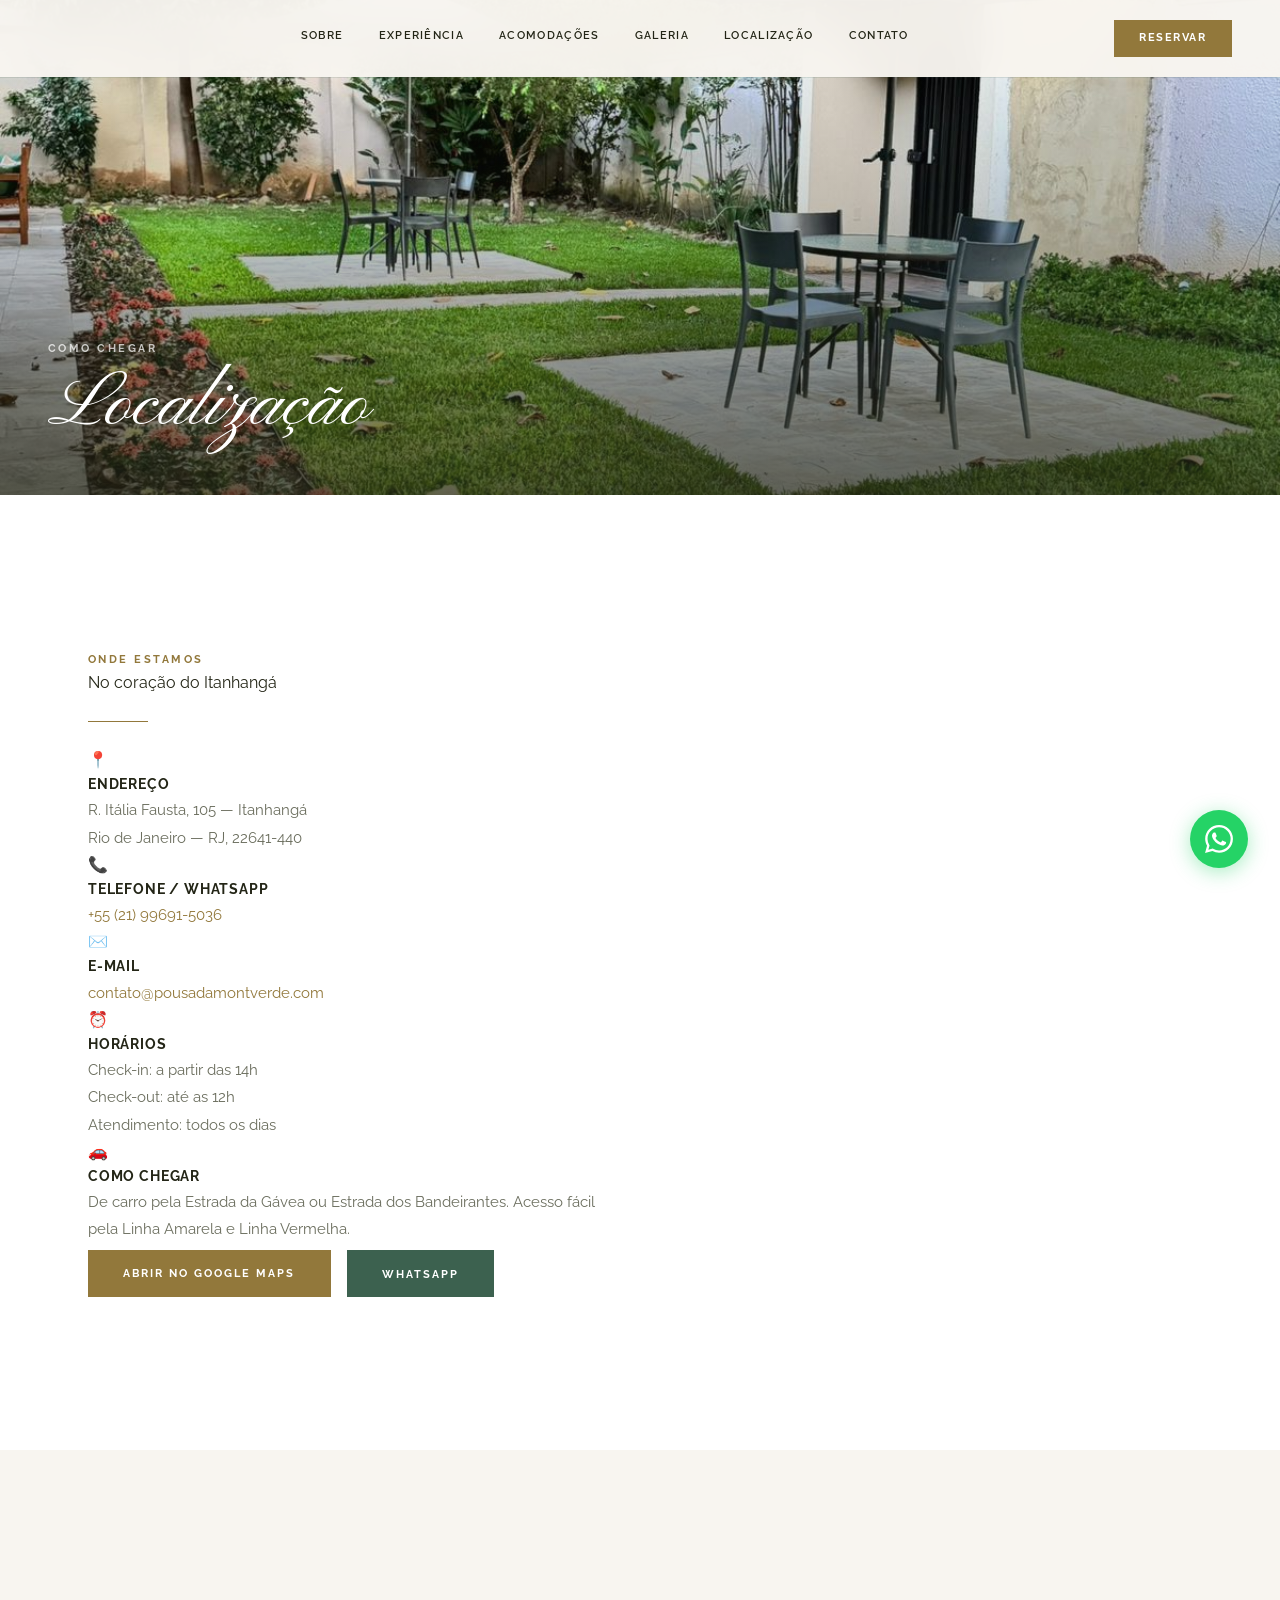
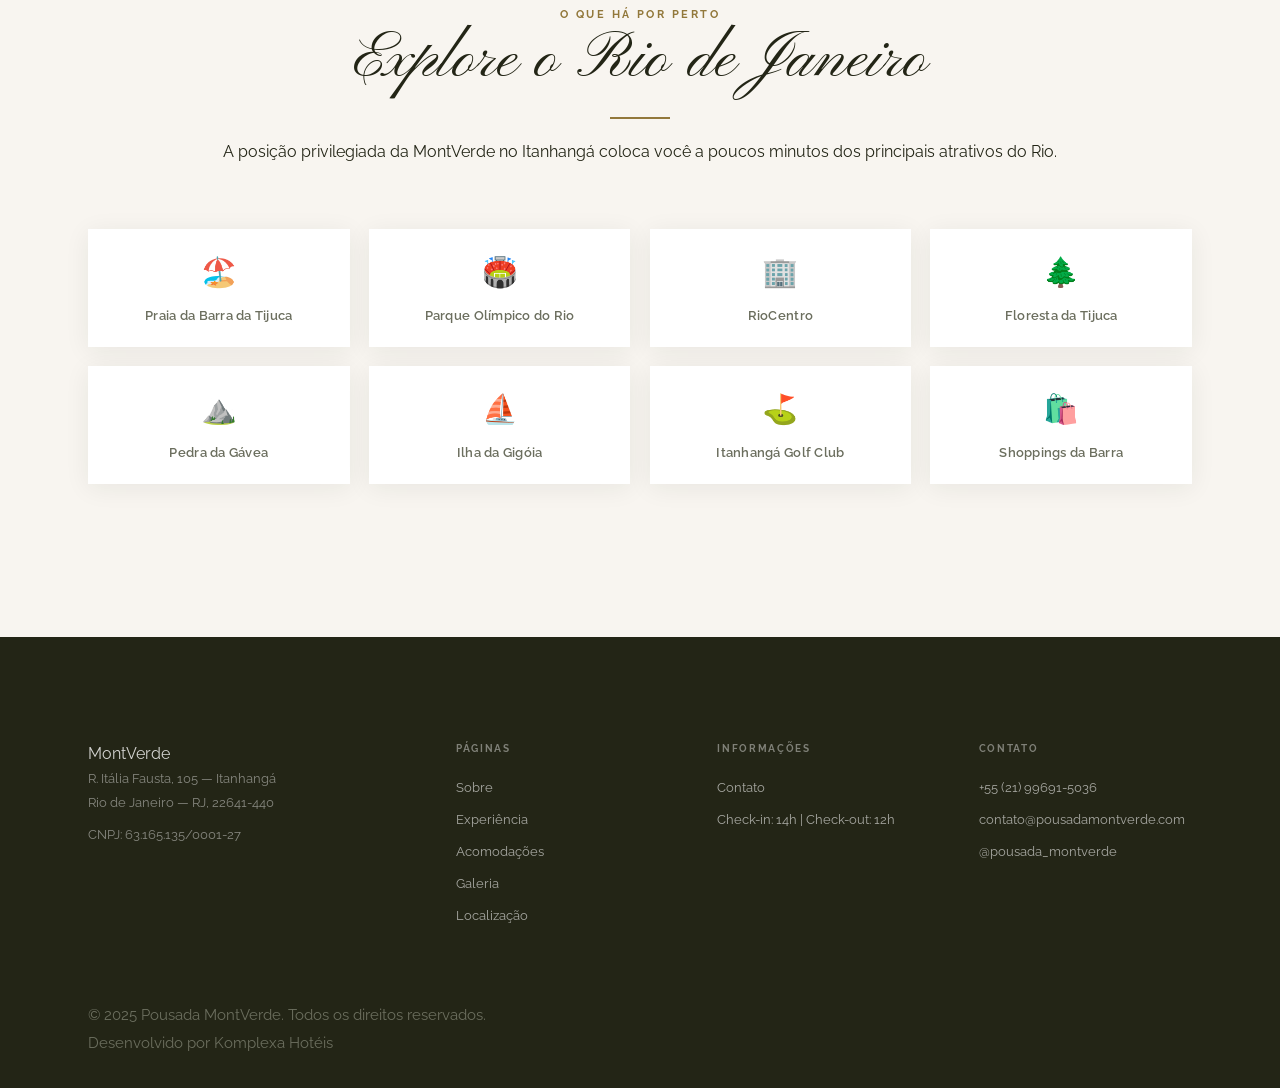
<file: localizacao/index.html>
<!DOCTYPE html>
<html lang="pt-BR">
<head>
<meta charset="UTF-8">
<meta name="viewport" content="width=device-width, initial-scale=1.0">
<link rel="icon" type="image/x-icon" href="../favicon.ico">
<title>Localização — Pousada MontVerde | Itanhangá, Rio de Janeiro</title>
<meta name="description" content="Encontre a Pousada MontVerde: R. Itália Fausta, 105 — Itanhangá, Rio de Janeiro. Próxima à Barra, Parque Olímpico e RioCentro.">
<meta property="og:title" content="Localização | Pousada MontVerde — Itanhangá, RJ">
<meta property="og:url" content="https://pousadamontverde.com.br/localizacao/">
<meta name="twitter:card" content="summary_large_image">

<!-- GTM HEAD -->
<script>(function(w,d,s,l,i){w[l]=w[l]||[];w[l].push({'gtm.start':
new Date().getTime(),event:'gtm.js'});var f=d.getElementsByTagName(s)[0],
j=d.createElement(s),dl=l!='dataLayer'?'&l='+l:'';j.async=true;j.src=
'https://www.googletagmanager.com/gtm.js?id='+i+dl;f.parentNode.insertBefore(j,f);
})(window,document,'script','dataLayer','GTM-MXDKKWH3');</script>

<link href="https://fonts.googleapis.com/css2?family=Pinyon+Script&family=Raleway:wght@300;400;500;600&display=swap" rel="stylesheet">
<link rel="stylesheet" href="../assets/css/style.css">
</head>
<body>

<noscript><iframe src="https://www.googletagmanager.com/ns.html?id=GTM-MXDKKWH3"
height="0" width="0" style="display:none;visibility:hidden"></iframe></noscript>

<!-- HEADER -->
<header class="hdr solid" id="hdr">
  <div class="hdr-inner">
    <a href="../index.html" class="logo">
  <img src="../assets/img/logo.png" alt="Pousada MontVerde" class="logo-img">
</a>
    <nav class="nav desktop-nav">
      <a href="../sobre/">Sobre</a>
      <a href="../experiencia/">Experiência</a>
      <a href="../acomodacoes/">Acomodações</a>
      <a href="../galeria/">Galeria</a>
      <a href="../localizacao/">Localização</a>
      <a href="../contato/">Contato</a>
    </nav>
    <a href="https://booking.hqbeds.com.br/montverde/rooms" class="hdr-btn">Reservar</a>
    <button class="ham" id="ham" aria-label="Menu" aria-expanded="false">
      <span></span><span></span><span></span>
    </button>
  </div>
</header>

<div class="mobnav" id="mobnav">
  <a href="../sobre/" onclick="closeMob()">Sobre</a>
  <a href="../experiencia/" onclick="closeMob()">Experiência</a>
  <a href="../acomodacoes/" onclick="closeMob()">Acomodações</a>
  <a href="../galeria/" onclick="closeMob()">Galeria</a>
  <a href="../localizacao/" onclick="closeMob()">Localização</a>
  <a href="../contato/" onclick="closeMob()">Contato</a>
  <a href="https://booking.hqbeds.com.br/montverde/rooms" class="btn-gold" style="margin-top:1rem" onclick="closeMob()">Reservar Agora</a>
</div>

<!-- PAGE HERO -->
<div class="pg-hero">
  <img src="../assets/img/hero/fachada.jpg" alt="Localização — Pousada MontVerde" class="loaded">
  <div class="pg-hero-c">
    <span class="overline">Como Chegar</span>
    <h1>Localização</h1>
  </div>
</div>

<!-- LOCALIZAÇÃO -->
<section style="background:var(--surface)">
  <div class="container">
    <div class="loc-grid">
      <div class="loc-info">
        <div>
          <p class="overline">Onde Estamos</p>
          <h2style="font-size:clamp(2.2rem,4vw,3.5rem)">No coração do Itanhangá</h2>
          <div class="divider"style="margin:1.5rem 0"></div>
        </div>

        <div class="loc-item">
          <div class="loc-icon">📍</div>
          <div class="loc-item-txt">
            <h4>Endereço</h4>
            <p>R. Itália Fausta, 105 — Itanhangá<br>Rio de Janeiro — RJ, 22641-440</p>
          </div>
        </div>

        <div class="loc-item">
          <div class="loc-icon">📞</div>
          <div class="loc-item-txt">
            <h4>Telefone / WhatsApp</h4>
            <p><a href="https://wa.me/5521996915036" style="color:var(--cta)">+55 (21) 99691-5036</a></p>
          </div>
        </div>

        <div class="loc-item">
          <div class="loc-icon">✉️</div>
          <div class="loc-item-txt">
            <h4>E-mail</h4>
            <p><a href="mailto:contato@pousadamontverde.com" style="color:var(--cta)">contato@pousadamontverde.com</a></p>
          </div>
        </div>

        <div class="loc-item">
          <div class="loc-icon">⏰</div>
          <div class="loc-item-txt">
            <h4>Horários</h4>
            <p>Check-in: a partir das 14h<br>Check-out: até as 12h<br>Atendimento: todos os dias</p>
          </div>
        </div>

        <div class="loc-item">
          <div class="loc-icon">🚗</div>
          <div class="loc-item-txt">
            <h4>Como Chegar</h4>
            <p>De carro pela Estrada da Gávea ou Estrada dos Bandeirantes. Acesso fácil pela Linha Amarela e Linha Vermelha.</p>
          </div>
        </div>

        <div style="display:flex;gap:1rem;flex-wrap:wrap;margin-top:.5rem">
          <a href="https://maps.google.com/?q=R.+Itália+Fausta,+105,+Itanhangá,+Rio+de+Janeiro" target="_blank" rel="noopener" class="btn-gold">Abrir no Google Maps</a>
          <button onclick="openWAModal()" class="btn-primary">WhatsApp</button>
        </div>
      </div>

      <div>
        <!-- Google Maps Embed — Substituir pelo iframe real do Google Maps -->
        <div class="map-frame">
          <iframe
            src="https://maps.google.com/maps?q=R.+It%C3%A1lia+Fausta+105+Itanh%C3%A3ng%C3%A1+Rio+de+Janeiro&output=embed"
            width="100%"
            height="420"
            style="border:0;"
            allowfullscreen=""
            loading="lazy"
            referrerpolicy="no-referrer-when-downgrade"
            title="Localização Pousada MontVerde no Google Maps">
          </iframe>
          <!-- SUBSTITUIR: Cole aqui o iframe do Google Maps da pousada -->
        </div>
      </div>
    </div>
  </div>
</section>

<!-- PONTOS PRÓXIMOS -->
<section>
  <div class="container">
    <div class="sec-head c">
      <p class="overline">O que há por perto</p>
      <h2>Explore o Rio de Janeiro</h2>
      <div class="divider cx"></div>
      <pstyle="margin:0 auto">A posição privilegiada da MontVerde no Itanhangá coloca você a poucos minutos dos principais atrativos do Rio.</p>
    </div>
    <div class="nearby-g" style="display:grid;grid-template-columns:repeat(4,1fr);gap:1.2rem;margin-top:2rem">
      <div class="nearby-item"><div class="ni-icon">🏖️</div><span>Praia da Barra da Tijuca</span></div>
      <div class="nearby-item"><div class="ni-icon">🏟️</div><span>Parque Olímpico do Rio</span></div>
      <div class="nearby-item"><div class="ni-icon">🏢</div><span>RioCentro</span></div>
      <div class="nearby-item"><div class="ni-icon">🌲</div><span>Floresta da Tijuca</span></div>
      <div class="nearby-item"><div class="ni-icon">⛰️</div><span>Pedra da Gávea</span></div>
      <div class="nearby-item"><div class="ni-icon">⛵</div><span>Ilha da Gigóia</span></div>
      <div class="nearby-item"><div class="ni-icon">⛳</div><span>Itanhangá Golf Club</span></div>
      <div class="nearby-item"><div class="ni-icon">🛍️</div><span>Shoppings da Barra</span></div>
    </div>
  </div>
</section>

<!-- FOOTER -->
<footer class="footer">
  <div class="container">
    <div class="ft-grid">
      <div class="ft-brand">
        <a href="../index.html" class="ft-logo">MontVerde</a>
        <p>R. Itália Fausta, 105 — Itanhangá</p>
        <p>Rio de Janeiro — RJ, 22641-440</p>
        <p style="margin-top:.5rem">CNPJ: 63.165.135/0001-27</p>
      </div>
      <div class="ft-col"><h4>Páginas</h4><a href="../sobre/">Sobre</a>
      <a href="../experiencia/">Experiência</a><a href="../acomodacoes/">Acomodações</a><a href="../galeria/">Galeria</a><a href="../localizacao/">Localização</a></div>
      <div class="ft-col"><h4>Informações</h4><a href="../contato/">Contato</a><span>Check-in: 14h | Check-out: 12h</span></div>
      <div class="ft-col"><h4>Contato</h4><span>+55 (21) 99691-5036</span><a href="mailto:contato@pousadamontverde.com">contato@pousadamontverde.com</a><a href="https://instagram.com/pousada_montverde" target="_blank" rel="noopener">@pousada_montverde</a></div>
    </div>
    <div class="ft-bot">
      <p>© 2025 Pousada MontVerde. Todos os direitos reservados.</p>
      <p>Desenvolvido por <a href="#">Komplexa Hotéis</a></p>
    </div>
  </div>
</footer>

<button class="wa-btn" id="waBtn" onclick="openWAModal()" aria-label="WhatsApp">
  <svg width="26" height="26" viewBox="0 0 24 24" fill="white"><path d="M17.472 14.382c-.297-.149-1.758-.867-2.03-.967-.273-.099-.471-.148-.67.15-.197.297-.767.966-.94 1.164-.173.199-.347.223-.644.075-.297-.15-1.255-.463-2.39-1.475-.883-.788-1.48-1.761-1.653-2.059-.173-.297-.018-.458.13-.606.134-.133.298-.347.446-.52.149-.174.198-.298.298-.497.099-.198.05-.371-.025-.52-.075-.149-.669-1.612-.916-2.207-.242-.579-.487-.5-.669-.51-.173-.008-.371-.01-.57-.01-.198 0-.52.074-.792.372-.272.297-1.04 1.016-1.04 2.479 0 1.462 1.065 2.875 1.213 3.074.149.198 2.096 3.2 5.077 4.487.709.306 1.262.489 1.694.625.712.227 1.36.195 1.871.118.571-.085 1.758-.719 2.006-1.413.248-.694.248-1.289.173-1.413-.074-.124-.272-.198-.57-.347m-5.421 7.403h-.004a9.87 9.87 0 01-5.031-1.378l-.361-.214-3.741.982.998-3.648-.235-.374a9.86 9.86 0 01-1.51-5.26c.001-5.45 4.436-9.884 9.888-9.884 2.64 0 5.122 1.03 6.988 2.898a9.825 9.825 0 012.893 6.994c-.003 5.45-4.437 9.884-9.885 9.884m8.413-18.297A11.815 11.815 0 0012.05 0C5.495 0 .16 5.335.157 11.892c0 2.096.547 4.142 1.588 5.945L.057 24l6.305-1.654a11.882 11.882 0 005.683 1.448h.005c6.554 0 11.89-5.335 11.893-11.893a11.821 11.821 0 00-3.48-8.413z"/></svg>
</button>

<div class="wa-modal" id="waModal">
  <div class="wa-modal-box">
    <button class="wa-modal-close" onclick="closeWAModal()">×</button>
    <div class="wa-modal-header">
      <div class="wa-icon"><svg width="22" height="22" viewBox="0 0 24 24" fill="white"><path d="M17.472 14.382c-.297-.149-1.758-.867-2.03-.967-.273-.099-.471-.148-.67.15-.197.297-.767.966-.94 1.164-.173.199-.347.223-.644.075-.297-.15-1.255-.463-2.39-1.475-.883-.788-1.48-1.761-1.653-2.059-.173-.297-.018-.458.13-.606.134-.133.298-.347.446-.52.149-.174.198-.298.298-.497.099-.198.05-.371-.025-.52-.075-.149-.669-1.612-.916-2.207-.242-.579-.487-.5-.669-.51-.173-.008-.371-.01-.57-.01-.198 0-.52.074-.792.372-.272.297-1.04 1.016-1.04 2.479 0 1.462 1.065 2.875 1.213 3.074.149.198 2.096 3.2 5.077 4.487.709.306 1.262.489 1.694.625.712.227 1.36.195 1.871.118.571-.085 1.758-.719 2.006-1.413.248-.694.248-1.289.173-1.413-.074-.124-.272-.198-.57-.347m-5.421 7.403h-.004a9.87 9.87 0 01-5.031-1.378l-.361-.214-3.741.982.998-3.648-.235-.374a9.86 9.86 0 01-1.51-5.26c.001-5.45 4.436-9.884 9.888-9.884 2.64 0 5.122 1.03 6.988 2.898a9.825 9.825 0 012.893 6.994c-.003 5.45-4.437 9.884-9.885 9.884m8.413-18.297A11.815 11.815 0 0012.05 0C5.495 0 .16 5.335.157 11.892c0 2.096.547 4.142 1.588 5.945L.057 24l6.305-1.654a11.882 11.882 0 005.683 1.448h.005c6.554 0 11.89-5.335 11.893-11.893a11.821 11.821 0 00-3.48-8.413z"/></svg></div>
      <div><h4>Fale pelo WhatsApp</h4><p>Preencha para agilizar seu atendimento</p></div>
    </div>
    <form id="waForm" onsubmit="submitWAForm(event)">
      <div class="wa-form-body">
        <div class="fg"><label>Seu nome *</label><input type="text" id="wa-nome" placeholder="Nome completo" required></div>
        <div class="fg"><label>E-mail *</label><input type="email" id="wa-email" placeholder="seu@email.com" required></div>
        <div class="fg"><label>Telefone *</label><input type="tel" id="wa-tel" placeholder="(21) 99999-9999" required></div>
        <div class="fg-row">
          <div class="fg"><label>Check-in</label><input type="date" id="wa-in"></div>
          <div class="fg"><label>Check-out</label><input type="date" id="wa-out"></div>
        </div>
      </div>
      <button type="submit" class="wa-submit">Ir para o WhatsApp</button>
    </form>
  </div>
</div>

<div class="discount-popup" id="discountPopup">
  <div class="dp-box">
    <button class="dp-close" onclick="closePopup()">×</button>
    <div class="dp-content">
      <p class="overline" style="color:var(--cta)">Oferta Exclusiva</p>
      <h3>Você ganhou<br><span class="dp-highlight">10% de desconto</span></h3>
      <p class="dp-sub">Reserve diretamente e aproveite seu benefício exclusivo.</p>
      <form id="popupForm" onsubmit="submitPopup(event)">
        <div class="dp-field"><input type="email" id="popup-email" placeholder="Seu melhor e-mail" required></div>
        <button type="submit" class="dp-btn">Eu Quero! →</button>
      </form>
      <p class="dp-disclaimer">Ao se cadastrar você concorda com nossa <a href="#">Política de Privacidade</a>.</p>
    </div>
    <div class="dp-img">
      <img src="../assets/img/hero/fachada.jpg" alt="Pousada MontVerde">
      <div class="dp-img-ov"></div>
    </div>
  </div>
</div>

<div class="ck" id="cookieBanner">
  <div class="ck-in">
    <p>Utilizamos cookies para melhorar sua experiência. Ao continuar, você concorda com nossa <a href="#">Política de Privacidade</a>.</p>
    <div style="display:flex;gap:.6rem;flex-shrink:0">
      <button class="btn-gold" style="font-size:.76rem;padding:.5rem 1.2rem" onclick="acceptCookies()">Aceitar</button>
      <button class="btn-outline" style="font-size:.76rem;padding:.5rem 1.2rem" onclick="declineCookies()">Recusar</button>
    </div>
  </div>
</div>

<script src="../assets/js/main.js"></script>
</body>
</html>
</file>
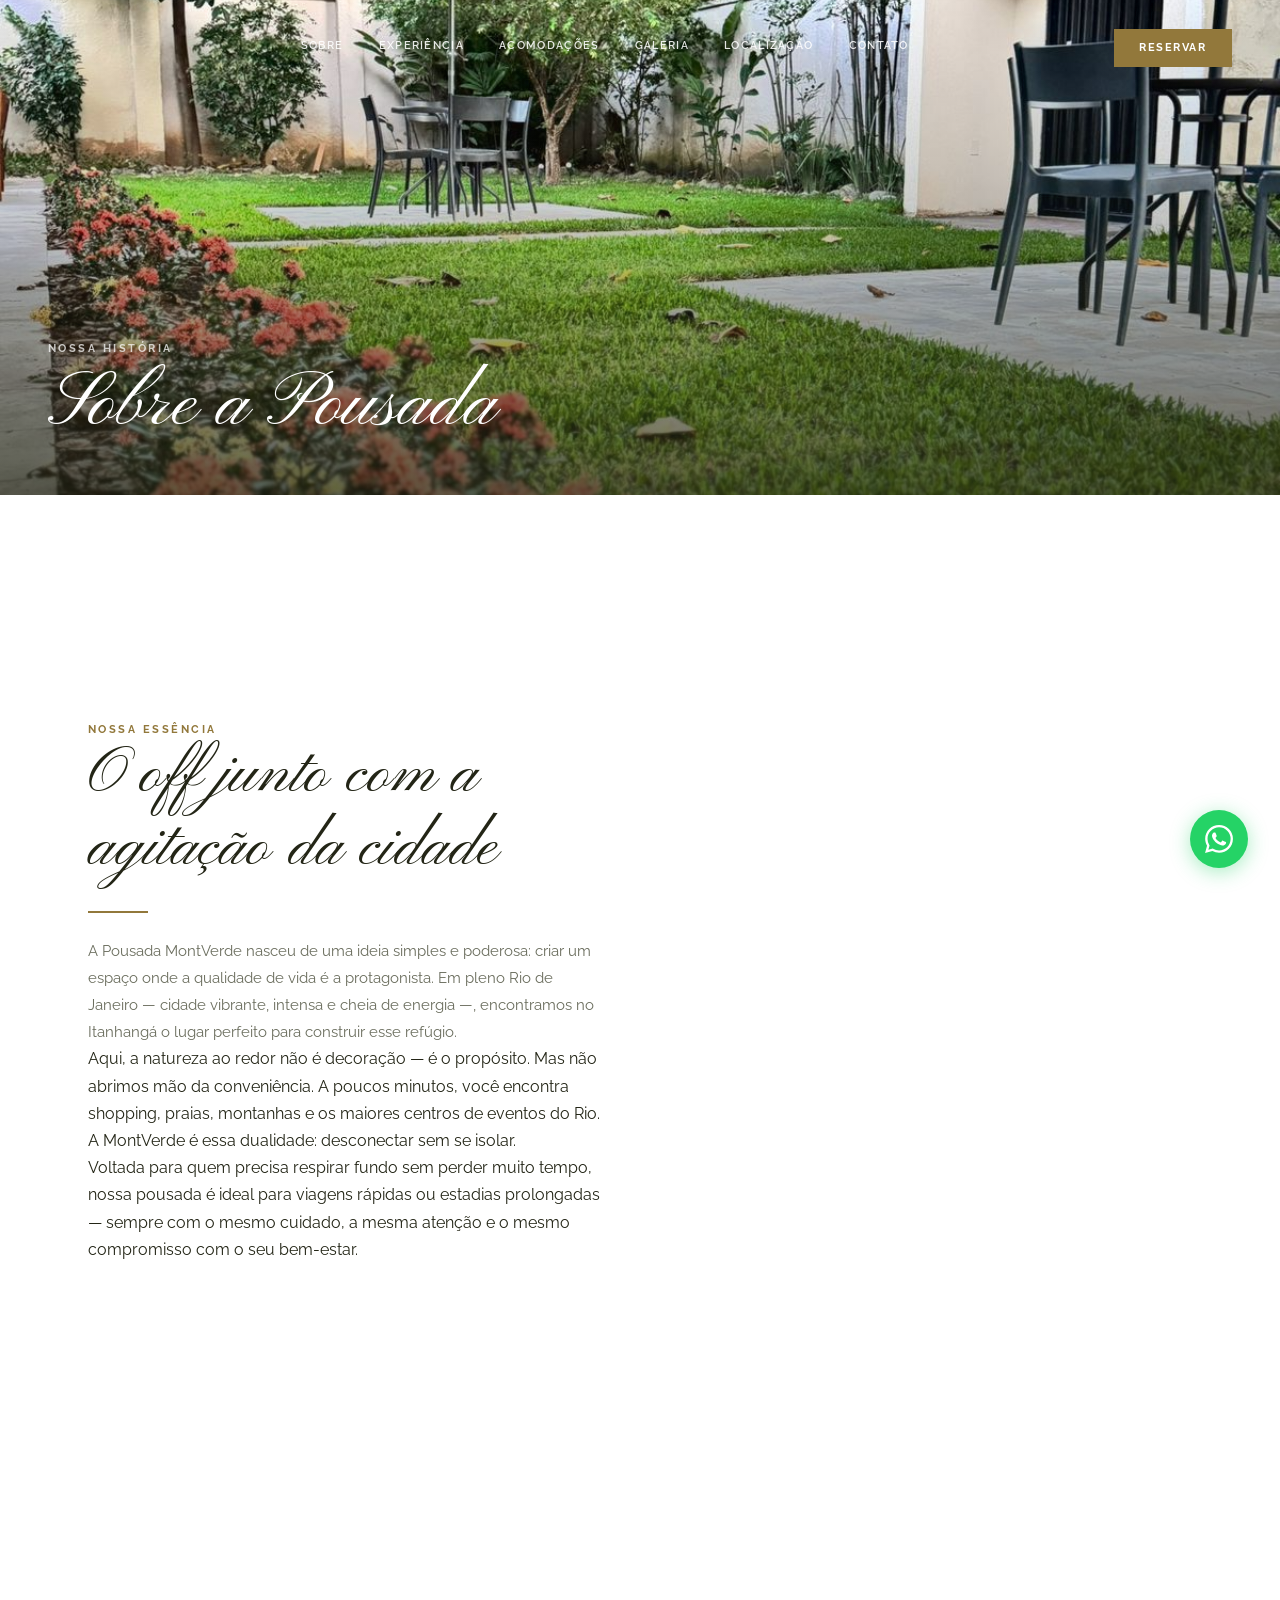
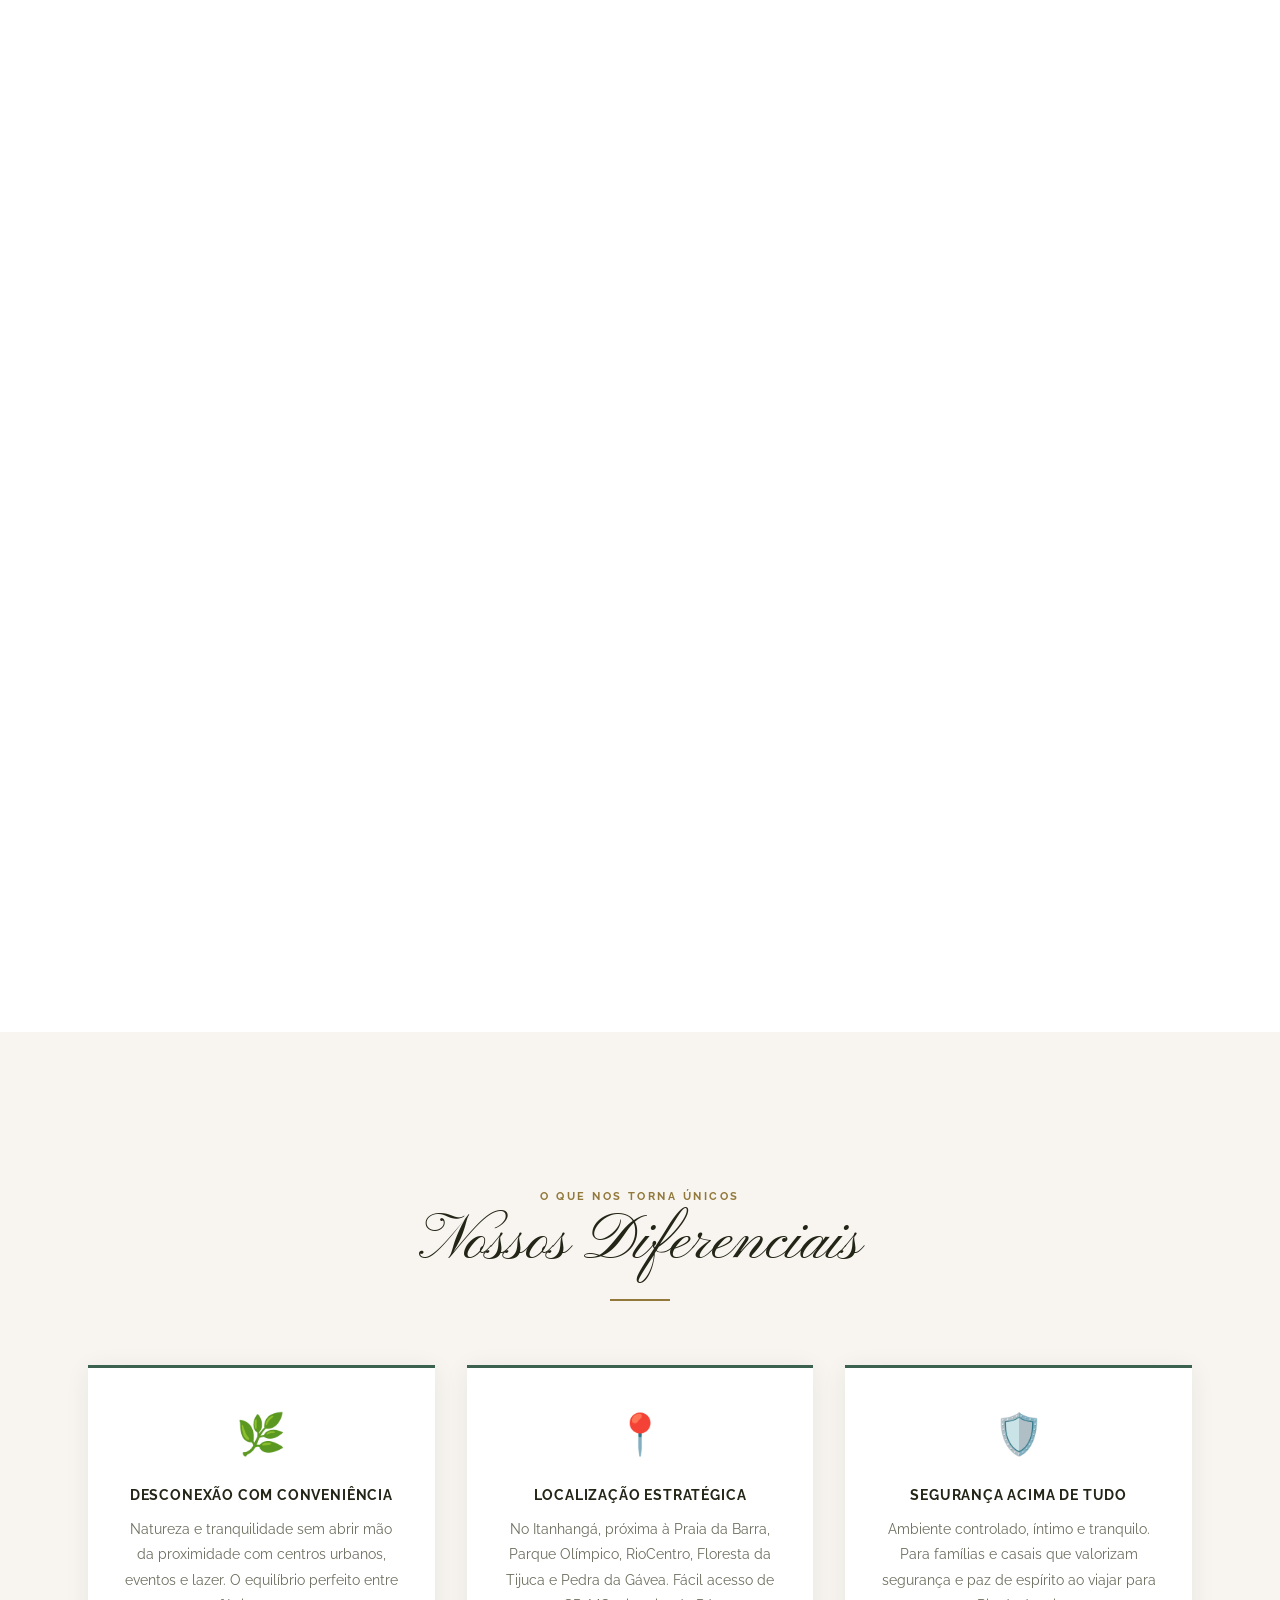
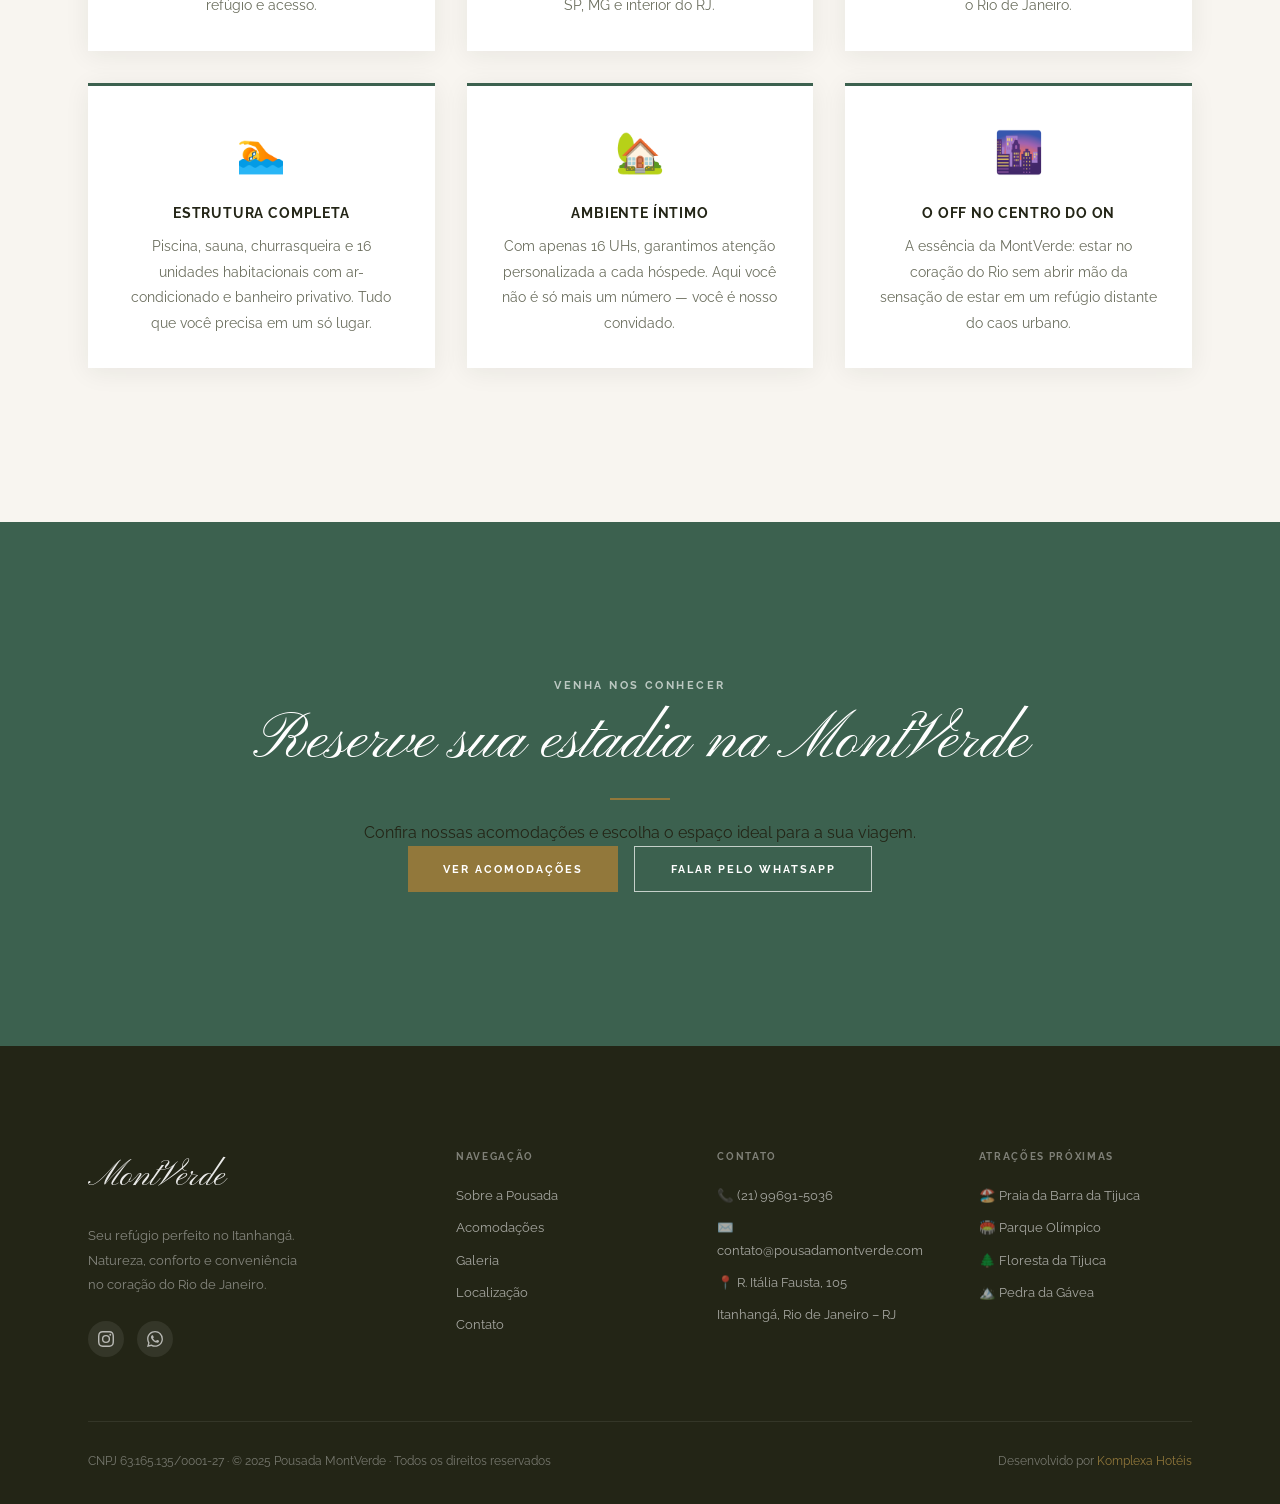
<file: sobre/index.html>
<!DOCTYPE html>
<html lang="pt-BR">
<head>
<meta charset="UTF-8">
<meta name="viewport" content="width=device-width, initial-scale=1.0">
<link rel="icon" type="image/x-icon" href="../favicon.ico">
<title>Sobre Nós — Pousada MontVerde | Itanhangá, Rio de Janeiro</title>
<meta name="description" content="Conheça a história e a filosofia da Pousada MontVerde — refúgio verde no Itanhangá, Rio de Janeiro, que une natureza com conveniência urbana.">
<meta property="og:title" content="Sobre a Pousada MontVerde">
<meta property="og:description" content="Um refúgio verde no Itanhangá que une descanso genuíno com a agitação da cidade.">
<meta property="og:image" content="../assets/img/sobre/entrada.jpg">
<meta property="og:url" content="https://pousadamontverde.com.br/sobre/">
<meta property="og:type" content="website">
<meta name="twitter:card" content="summary_large_image">

<!-- GTM HEAD -->
<script>(function(w,d,s,l,i){w[l]=w[l]||[];w[l].push({'gtm.start':
new Date().getTime(),event:'gtm.js'});var f=d.getElementsByTagName(s)[0],
j=d.createElement(s),dl=l!='dataLayer'?'&l='+l:'';j.async=true;j.src=
'https://www.googletagmanager.com/gtm.js?id='+i+dl;f.parentNode.insertBefore(j,f);
})(window,document,'script','dataLayer','GTM-MXDKKWH3');</script>

<link rel="preconnect" href="https://fonts.googleapis.com">
<link rel="preconnect" href="https://fonts.gstatic.com" crossorigin>
<link href="https://fonts.googleapis.com/css2?family=Pinyon+Script&family=Raleway:ital,wght@0,300;0,400;0,500;0,600;0,700;1,300;1,400&display=swap" rel="stylesheet">
<link rel="stylesheet" href="../assets/css/style.css">
</head>
<body>

<noscript><iframe src="https://www.googletagmanager.com/ns.html?id=GTM-MXDKKWH3"
height="0" width="0" style="display:none;visibility:hidden"></iframe></noscript>

<!-- HEADER -->
<header class="hdr hero-mode" id="hdr">
  <div class="hdr-inner">
    <a href="../index.html" class="logo">
  <img src="../assets/img/logo.png" alt="Pousada MontVerde" class="logo-img">
</a>
    <nav class="nav">
      <a href="../sobre/">Sobre</a>
      <a href="../experiencia/">Experiência</a>
      <a href="../acomodacoes/">Acomodações</a>
      <a href="../galeria/">Galeria</a>
      <a href="../localizacao/">Localização</a>
      <a href="../contato/">Contato</a>
    </nav>
    <a href="https://booking.hqbeds.com.br/montverde/rooms" class="hdr-btn">Reservar</a>
    <button class="ham" id="ham" aria-label="Menu" aria-expanded="false">
      <span></span><span></span><span></span>
    </button>
  </div>
</header>
<div class="mobnav" id="mobnav">
  <a href="../sobre/" onclick="closeMob()">Sobre</a>
  <a href="../experiencia/" onclick="closeMob()">Experiência</a>
  <a href="../acomodacoes/" onclick="closeMob()">Acomodações</a>
  <a href="../galeria/" onclick="closeMob()">Galeria</a>
  <a href="../localizacao/" onclick="closeMob()">Localização</a>
  <a href="../contato/" onclick="closeMob()">Contato</a>
  <a href="https://booking.hqbeds.com.br/montverde/rooms" class="btn-gold" style="margin-top:1rem" onclick="closeMob()">Reservar Agora</a>
</div>

<!-- PAGE HERO -->
<div class="pg-hero">
  <img src="../assets/img/sobre/entrada.jpg" alt="Pousada MontVerde" fetchpriority="high" class="loaded">
  <div class="pg-hero-c">
    <span class="overline">Nossa História</span>
    <h1>Sobre a Pousada</h1>
  </div>
</div>

<!-- SOBRE PRINCIPAL -->
<section style="background:var(--surface)">
  <div class="container">
    <div class="sobre-hero-txt">
      <div>
        <p class="overline">Nossa Essência</p>
        <h2>O off junto com a agitação da cidade</h2>
        <div class="divider"style="margin:1.5rem 0"></div>
        <p>A Pousada MontVerde nasceu de uma ideia simples e poderosa: criar um espaço onde a qualidade de vida é a protagonista. Em pleno Rio de Janeiro — cidade vibrante, intensa e cheia de energia —, encontramos no Itanhangá o lugar perfeito para construir esse refúgio.</p>
        <pstyle="margin-top:1rem">Aqui, a natureza ao redor não é decoração — é o propósito. Mas não abrimos mão da conveniência. A poucos minutos, você encontra shopping, praias, montanhas e os maiores centros de eventos do Rio. A MontVerde é essa dualidade: desconectar sem se isolar.</p>
        <pstyle="margin-top:1rem">Voltada para quem precisa respirar fundo sem perder muito tempo, nossa pousada é ideal para viagens rápidas ou estadias prolongadas — sempre com o mesmo cuidado, a mesma atenção e o mesmo compromisso com o seu bem-estar.</p>
      </div>
      <div class="ab-img"style="aspect-ratio:3/4">
        <img src="../assets/img/sobre/piscina.jpg" alt="Área de piscina — Pousada MontVerde" loading="lazy" class="parallax">
      </div>
    </div>

    <!-- Fotos adicionais -->
    <div class="sobre-imgs">
      <div class="sobre-img-big">
        <img src="../assets/img/sobre/area-01.jpg" alt="Área verde da Pousada MontVerde" loading="lazy">
      </div>
      <div class="sobre-img-sm">
        <img src="../assets/img/sobre/sauna.jpg" alt="Sauna — Pousada MontVerde" loading="lazy">
      </div>
      <div class="sobre-img-sm">
        <img src="../assets/img/sobre/churrasqueira.jpg" alt="Churrasqueira — Pousada MontVerde" loading="lazy">
      </div>
    </div>
  </div>
</section>

<!-- DIFERENCIAIS -->
<section>
  <div class="container">
    <div class="sec-head c">
      <p class="overline">O que nos torna únicos</p>
      <h2>Nossos Diferenciais</h2>
      <div class="divider cx"></div>
    </div>
    <div class="dif-g">
      <div class="dif-c">
        <div class="dif-icon">🌿</div>
        <h4>Desconexão com Conveniência</h4>
        <p>Natureza e tranquilidade sem abrir mão da proximidade com centros urbanos, eventos e lazer. O equilíbrio perfeito entre refúgio e acesso.</p>
      </div>
      <div class="dif-c">
        <div class="dif-icon">📍</div>
        <h4>Localização Estratégica</h4>
        <p>No Itanhangá, próxima à Praia da Barra, Parque Olímpico, RioCentro, Floresta da Tijuca e Pedra da Gávea. Fácil acesso de SP, MG e interior do RJ.</p>
      </div>
      <div class="dif-c">
        <div class="dif-icon">🛡️</div>
        <h4>Segurança Acima de Tudo</h4>
        <p>Ambiente controlado, íntimo e tranquilo. Para famílias e casais que valorizam segurança e paz de espírito ao viajar para o Rio de Janeiro.</p>
      </div>
      <div class="dif-c">
        <div class="dif-icon">🏊</div>
        <h4>Estrutura Completa</h4>
        <p>Piscina, sauna, churrasqueira e 16 unidades habitacionais com ar-condicionado e banheiro privativo. Tudo que você precisa em um só lugar.</p>
      </div>
      <div class="dif-c">
        <div class="dif-icon">🏡</div>
        <h4>Ambiente Íntimo</h4>
        <p>Com apenas 16 UHs, garantimos atenção personalizada a cada hóspede. Aqui você não é só mais um número — você é nosso convidado.</p>
      </div>
      <div class="dif-c">
        <div class="dif-icon">🌆</div>
        <h4>O Off no Centro do On</h4>
        <p>A essência da MontVerde: estar no coração do Rio sem abrir mão da sensação de estar em um refúgio distante do caos urbano.</p>
      </div>
    </div>
  </div>
</section>

<!-- CTA -->
<section style="text-align:center;background:var(--accent);text-align:center">
  <div class="container">
    <p class="overline" style="color:rgba(255,255,255,.65);text-align:center;display:block;margin:0 auto">Venha nos conhecer</p>
    <h2 style="color:#fff;margin:.6rem auto 1rem;text-align:center;display:block">Reserve sua estadia na MontVerde</h2>
    <div class="divider cx"style="background:var(--cta)"></div>
    <pstyle="color:rgba(255,255,255,.78);margin:1.2rem auto 2.5rem">Confira nossas acomodações e escolha o espaço ideal para a sua viagem.</p>
    <div style="display:flex;gap:1rem;justify-content:center;flex-wrap:wrap">
      <a href="../acomodacoes/" class="btn-gold">Ver Acomodações</a>
      <button class="btn-outline-w"onclick="openWAModal('Sobre — CTA')">Falar pelo WhatsApp</button>
    </div>
  </div>
</section>

<!-- FOOTER -->
<footer>
  <div class="container">
    <div class="ft-grid">
      <div class="ft-brand">
        <span class="logo">MontVerde</span>
        <p>Seu refúgio perfeito no Itanhangá. Natureza, conforto e conveniência no coração do Rio de Janeiro.</p>
        <div class="ft-social">
          <a href="https://instagram.com/pousada_montverde" target="_blank" rel="noopener" aria-label="Instagram">
            <svg width="16" height="16" viewBox="0 0 24 24" fill="currentColor"><path d="M12 2.163c3.204 0 3.584.012 4.85.07 3.252.148 4.771 1.691 4.919 4.919.058 1.265.069 1.645.069 4.849 0 3.205-.012 3.584-.069 4.849-.149 3.225-1.664 4.771-4.919 4.919-1.266.058-1.644.07-4.85.07-3.204 0-3.584-.012-4.849-.07-3.26-.149-4.771-1.699-4.919-4.92-.058-1.265-.07-1.644-.07-4.849 0-3.204.013-3.583.07-4.849.149-3.227 1.664-4.771 4.919-4.919 1.266-.057 1.645-.069 4.849-.069zM12 0C8.741 0 8.333.014 7.053.072 2.695.272.273 2.69.073 7.052.014 8.333 0 8.741 0 12c0 3.259.014 3.668.072 4.948.2 4.358 2.618 6.78 6.98 6.98C8.333 23.986 8.741 24 12 24c3.259 0 3.668-.014 4.948-.072 4.354-.2 6.782-2.618 6.979-6.98.059-1.28.073-1.689.073-4.948 0-3.259-.014-3.667-.072-4.947-.196-4.354-2.617-6.78-6.979-6.98C15.668.014 15.259 0 12 0zm0 5.838a6.162 6.162 0 100 12.324 6.162 6.162 0 000-12.324zM12 16a4 4 0 110-8 4 4 0 010 8zm6.406-11.845a1.44 1.44 0 100 2.881 1.44 1.44 0 000-2.881z"/></svg>
          </a>
          <a href="https://wa.me/5521996915036" target="_blank" rel="noopener" aria-label="WhatsApp">
            <svg width="16" height="16" viewBox="0 0 24 24" fill="currentColor"><path d="M17.472 14.382c-.297-.149-1.758-.867-2.03-.967-.273-.099-.471-.148-.67.15-.197.297-.767.966-.94 1.164-.173.199-.347.223-.644.075-.297-.15-1.255-.463-2.39-1.475-.883-.788-1.48-1.761-1.653-2.059-.173-.297-.018-.458.13-.606.134-.133.298-.347.446-.52.149-.174.198-.298.298-.497.099-.198.05-.371-.025-.52-.075-.149-.669-1.612-.916-2.207-.242-.579-.487-.5-.669-.51-.173-.008-.371-.01-.57-.01-.198 0-.52.074-.792.372-.272.297-1.04 1.016-1.04 2.479 0 1.462 1.065 2.875 1.213 3.074.149.198 2.096 3.2 5.077 4.487.709.306 1.262.489 1.694.625.712.227 1.36.195 1.871.118.571-.085 1.758-.719 2.006-1.413.248-.694.248-1.289.173-1.413-.074-.124-.272-.198-.57-.347m-5.421 7.403h-.004a9.87 9.87 0 01-5.031-1.378l-.361-.214-3.741.982.998-3.648-.235-.374a9.86 9.86 0 01-1.51-5.26c.001-5.45 4.436-9.884 9.888-9.884 2.64 0 5.122 1.03 6.988 2.898a9.825 9.825 0 012.893 6.994c-.003 5.45-4.437 9.884-9.885 9.884m8.413-18.297A11.815 11.815 0 0012.05 0C5.495 0 .16 5.335.157 11.892c0 2.096.547 4.142 1.588 5.945L.057 24l6.305-1.654a11.882 11.882 0 005.683 1.448h.005c6.554 0 11.89-5.335 11.893-11.893a11.821 11.821 0 00-3.48-8.413z"/></svg>
          </a>
        </div>
      </div>
      <div class="ft-col">
        <h4>Navegação</h4>
        <a href="../sobre/">Sobre a Pousada</a>
        <a href="../acomodacoes/">Acomodações</a>
        <a href="../galeria/">Galeria</a>
        <a href="../localizacao/">Localização</a>
        <a href="../contato/">Contato</a>
      </div>
      <div class="ft-col">
        <h4>Contato</h4>
        <span>📞 (21) 99691-5036</span>
        <span>✉️ contato@pousadamontverde.com</span>
        <span>📍 R. Itália Fausta, 105</span>
        <span>Itanhangá, Rio de Janeiro – RJ</span>
      </div>
      <div class="ft-col">
        <h4>Atrações Próximas</h4>
        <span>🏖️ Praia da Barra da Tijuca</span>
        <span>🏟️ Parque Olímpico</span>
        <span>🌲 Floresta da Tijuca</span>
        <span>🏔️ Pedra da Gávea</span>
      </div>
    </div>
    <div class="ft-bottom">
      <p>CNPJ 63.165.135/0001-27 · © 2025 Pousada MontVerde · Todos os direitos reservados</p>
      <p>Desenvolvido por <a href="#" target="_blank">Komplexa Hotéis</a></p>
    </div>
  </div>
</footer>

<!-- WA BOTÃO -->
<button class="wa-btn" onclick="openWAModal()" aria-label="WhatsApp">
  <svg viewBox="0 0 24 24"><path d="M17.472 14.382c-.297-.149-1.758-.867-2.03-.967-.273-.099-.471-.148-.67.15-.197.297-.767.966-.94 1.164-.173.199-.347.223-.644.075-.297-.15-1.255-.463-2.39-1.475-.883-.788-1.48-1.761-1.653-2.059-.173-.297-.018-.458.13-.606.134-.133.298-.347.446-.52.149-.174.198-.298.298-.497.099-.198.05-.371-.025-.52-.075-.149-.669-1.612-.916-2.207-.242-.579-.487-.5-.669-.51-.173-.008-.371-.01-.57-.01-.198 0-.52.074-.792.372-.272.297-1.04 1.016-1.04 2.479 0 1.462 1.065 2.875 1.213 3.074.149.198 2.096 3.2 5.077 4.487.709.306 1.262.489 1.694.625.712.227 1.36.195 1.871.118.571-.085 1.758-.719 2.006-1.413.248-.694.248-1.289.173-1.413-.074-.124-.272-.198-.57-.347m-5.421 7.403h-.004a9.87 9.87 0 01-5.031-1.378l-.361-.214-3.741.982.998-3.648-.235-.374a9.86 9.86 0 01-1.51-5.26c.001-5.45 4.436-9.884 9.888-9.884 2.64 0 5.122 1.03 6.988 2.898a9.825 9.825 0 012.893 6.994c-.003 5.45-4.437 9.884-9.885 9.884m8.413-18.297A11.815 11.815 0 0012.05 0C5.495 0 .16 5.335.157 11.892c0 2.096.547 4.142 1.588 5.945L.057 24l6.305-1.654a11.882 11.882 0 005.683 1.448h.005c6.554 0 11.89-5.335 11.893-11.893a11.821 11.821 0 00-3.48-8.413z"/></svg>
</button>
<div class="wa-modal" id="waModal">
  <div class="wa-box">
    <div class="wa-box-hdr"><h4>💬 Falar com a Pousada</h4><button class="wa-close" onclick="closeWAModal()">×</button></div>
    <form onsubmit="submitWAForm(event)">
      <input type="hidden" id="wa-contexto" value="Página Sobre">
      <div class="fg"><label>Seu nome *</label><input type="text" id="wa-nome" placeholder="Como posso te chamar?" required></div>
      <div class="fg"><label>Telefone *</label><input type="tel" id="wa-tel" placeholder="(21) 99999-9999" required></div>
      <div class="fg"><label>E-mail</label><input type="email" id="wa-email" placeholder="seu@email.com"></div>
      <div class="fg"><label>Check-in</label><input type="date" id="wa-checkin"></div>
      <div class="fg"><label>Check-out</label><input type="date" id="wa-checkout"></div>
      <button type="submit" class="wa-submit">Abrir WhatsApp →</button>
    </form>
  </div>
</div>

<!-- POPUP -->
<div class="discount-popup" id="discountPopup">
  <div class="dp-box">
    <button class="dp-close" onclick="closePopup()">×</button>
    <div class="dp-content">
      <p class="overline">Oferta exclusiva</p>
      <h3>Reserve direto e<br><span class="dp-highlight">economize mais</span></h3>
      <p class="dp-sub">Deixe seu contato e receba condições especiais para reservas diretas.</p>
      <form onsubmit="submitPopup(event)">
        <div class="dp-field"><input type="text" id="popup-nome" placeholder="Seu nome" required></div>
        <div class="dp-field"><input type="email" id="popup-email" placeholder="Seu melhor e-mail" required></div>
        <button type="submit" class="dp-btn">Quero as condições especiais →</button>
      </form>
      <p class="dp-disclaimer">Sem spam. <a href="#">Política de Privacidade</a>.</p>
    </div>
    <div class="dp-img"><img src="../assets/img/hero/fachada.jpg" alt="MontVerde" class="loaded"><div class="dp-img-ov"></div></div>
  </div>
</div>

<!-- COOKIE -->
<div class="ck" id="cookieBanner">
  <div class="ck-in">
    <p>Utilizamos cookies para melhorar sua experiência. <a href="#">Política de Privacidade</a>.</p>
    <div style="display:flex;gap:.6rem;flex-shrink:0">
      <button class="btn-green" style="font-size:.72rem;padding:.5rem 1.2rem" onclick="acceptCookies()">Aceitar</button>
      <button class="btn-outline" style="font-size:.72rem;padding:.5rem 1.2rem" onclick="declineCookies()">Recusar</button>
    </div>
  </div>
</div>

<script src="../assets/js/main.js"></script>
</body>
</html>
</file>
<file: assets/css/style.css>
/* ============================================================
   POUSADA MONTVERDE — style.css
   Gerado pela skill hotel-boutique-site | Komplexa Hotéis
   ============================================================ */

/* ── RESET ── */
*, *::before, *::after { margin: 0; padding: 0; box-sizing: border-box; }
html { scroll-behavior: auto; }
body {
  background: var(--bg); color: var(--text);
  font-family: var(--font-body); overflow-x: hidden;
  -webkit-font-smoothing: antialiased; line-height: 1.7;
}
img, video { max-width: 100%; display: block; object-fit: cover; }
a { color: inherit; text-decoration: none; }
button { cursor: pointer; }

/* ── TOKENS ── */
:root {
  --accent:       #3c614f;
  --accent-hover: #2d4e3d;
  --accent-rgb:   60, 97, 79;
  --accent-soft:  rgba(60,97,79,.08);
  --cta:          #92783b;
  --cta-hover:    #7a6430;
  --cta-rgb:      146,120,59;
  --bg:           #f8f5f0;
  --bg-rgb:       248,245,240;
  --surface:      #ffffff;
  --surface-light:#f0ede7;
  --text:         #232516;
  --text-muted:   #6b6e5e;
  --border:       rgba(60,97,79,.13);
  --shadow:       0 4px 24px rgba(35,37,22,.07);
  --shadow-lg:    0 12px 48px rgba(35,37,22,.13);
  --hero-overlay: linear-gradient(to bottom,rgba(35,37,22,.28) 0%,rgba(35,37,22,.05) 40%,rgba(35,37,22,.58) 100%);
  --font-display: 'Pinyon Script', cursive;
  --font-body:    'Raleway', sans-serif;
  --space-xs: clamp(.5rem,1vw,.75rem);
  --space-sm: clamp(1rem,2vw,1.5rem);
  --space-md: clamp(2rem,4vw,3rem);
  --space-lg: clamp(4rem,8vw,6rem);
  --space-xl: clamp(6rem,12vw,10rem);
  --space-xxl:clamp(8rem,15vw,14rem);
  --ease: cubic-bezier(.25,.46,.45,.94);
}

/* ── TIPOGRAFIA ── */
h1 { font-family:var(--font-display); font-size:clamp(3rem,8vw,7rem); font-weight:400; line-height:1.05; }
h2 { font-family:var(--font-display); font-size:clamp(2.2rem,5vw,4rem); font-weight:400; line-height:1.15; }
h3 { font-family:var(--font-display); font-size:clamp(1.4rem,2.5vw,2rem); font-weight:400; }
h4 { font-family:var(--font-body); font-size:.85rem; font-weight:700; letter-spacing:.06em; text-transform:uppercase; }
.overline { font-family:var(--font-body); font-size:.7rem; letter-spacing:.22em; text-transform:uppercase; color:var(--cta); font-weight:700; }
p { font-size:clamp(.92rem,1.1vw,1.04rem); line-height:1.85; color:var(--text-muted); max-width:65ch; }

/* ── LAYOUT ── */
section { padding:var(--space-xl) 0; }
.container { max-width:1200px; margin:0 auto; padding:0 clamp(1.5rem,4vw,3rem); }
.sec-head { margin-bottom:clamp(2.5rem,5vw,4rem); }
.sec-head.c { text-align:center; }
.sec-head.c p { margin:0 auto; }

/* ── DIVIDERS ── */
.divider { width:60px; height:1.5px; background:var(--cta); transform-origin:left center; }
.divider.cx { margin:1.2rem auto; transform-origin:center; }

/* ── LAZY LOAD ── */
img { opacity:0; transition:opacity .6s ease; }
img.loaded { opacity:1; }

/* ── PLACEHOLDER QUANDO SEM FOTO ── */
.hero-bg img { background:linear-gradient(160deg,#232516 0%,#3c614f 100%); }
.pg-hero > img { background:linear-gradient(160deg,#232516 0%,#3c614f 60%); }
.ab-img img,.sobre-img-big img,.sobre-img-sm img,.rc-img img,.rp-c img,.gi img,.dp-img img { background:var(--surface-light); }

/* ── BOTÕES ── */
.btn-primary { display:inline-block; background:var(--accent); color:#fff; padding:.85rem 2.2rem; font-family:var(--font-body); font-size:.7rem; letter-spacing:.18em; text-transform:uppercase; font-weight:700; transition:background .3s; border:none; }
.btn-primary:hover { background:var(--accent-hover); }
.btn-gold { display:inline-block; background:var(--cta); color:#fff; padding:.85rem 2.2rem; font-family:var(--font-body); font-size:.7rem; letter-spacing:.18em; text-transform:uppercase; font-weight:700; transition:background .3s; border:none; }
.btn-gold:hover { background:var(--cta-hover); }
.btn-green { display:inline-block; background:var(--accent); color:#fff; padding:.75rem 2rem; font-family:var(--font-body); font-size:.7rem; letter-spacing:.16em; text-transform:uppercase; font-weight:700; transition:background .3s; border:none; }
.btn-green:hover { background:var(--accent-hover); }
.btn-outline { display:inline-block; background:transparent; color:var(--accent); padding:.75rem 2rem; font-family:var(--font-body); font-size:.7rem; letter-spacing:.16em; text-transform:uppercase; font-weight:700; border:1.5px solid var(--accent); transition:all .3s; }
.btn-outline:hover { background:var(--accent); color:#fff; }
.btn-outline-w { display:inline-block; background:transparent; color:#fff; padding:.85rem 2.2rem; font-family:var(--font-body); font-size:.7rem; letter-spacing:.18em; text-transform:uppercase; font-weight:700; border:1.5px solid rgba(255,255,255,.7); transition:all .3s; }
.btn-outline-w:hover { background:#fff; color:var(--accent); }

/* ── HEADER ── */
.hdr { position:fixed; top:0; left:0; right:0; z-index:1000; padding:1.5rem 0; transition:all .4s var(--ease); }
.hdr.hero-mode { background:transparent; }
.hdr.solid { background:rgba(var(--bg-rgb),.97); backdrop-filter:blur(20px); padding:.9rem 0; box-shadow:0 1px 0 var(--border); }
.hdr-inner { max-width:1400px; margin:0 auto; padding:0 clamp(1.5rem,4vw,3rem); display:flex; align-items:center; justify-content:space-between; }
.logo { font-family:var(--font-display); font-size:1.8rem; font-weight:400; color:#fff; transition:color .4s; }
.hdr.solid .logo { color:var(--accent); }
.nav { display:flex; gap:2.2rem; }
.nav a { font-family:var(--font-body); font-size:.68rem; letter-spacing:.12em; text-transform:uppercase; font-weight:600; color:rgba(255,255,255,.88); position:relative; padding-bottom:4px; transition:color .3s; }
.hdr.solid .nav a { color:var(--text); }
.nav a::after { content:''; position:absolute; bottom:0; left:0; width:0; height:1px; background:var(--cta); transition:width .3s; }
.nav a:hover::after { width:100%; }
.hdr-btn { background:var(--cta); color:#fff; border:none; padding:.6rem 1.6rem; font-family:var(--font-body); font-size:.68rem; letter-spacing:.14em; text-transform:uppercase; font-weight:700; cursor:pointer; transition:background .3s; text-decoration:none; display:inline-block; }
.hdr-btn:hover { background:var(--cta-hover); }
.ham { display:none; flex-direction:column; gap:5px; background:none; border:none; cursor:pointer; padding:.5rem; }
.ham span { width:26px; height:1.5px; background:#fff; transition:all .3s; }
.hdr.solid .ham span { background:var(--text); }
.ham.open span:nth-child(1) { transform:rotate(45deg) translate(5px,4px); }
.ham.open span:nth-child(2) { opacity:0; }
.ham.open span:nth-child(3) { transform:rotate(-45deg) translate(5px,-4px); }
.mobnav { position:fixed; inset:0; z-index:999; background:var(--bg); display:flex; flex-direction:column; align-items:center; justify-content:center; gap:1.8rem; opacity:0; visibility:hidden; transition:all .4s var(--ease); padding:2rem; }
.mobnav.open { opacity:1; visibility:visible; }
.mobnav a { font-family:var(--font-display); font-size:clamp(1.8rem,5vw,2.8rem); color:var(--text); transition:color .2s; }
.mobnav a:hover { color:var(--accent); }
.mobnav .btn-gold { font-family:var(--font-body)!important; font-size:.75rem!important; letter-spacing:.18em!important; padding:.85rem 2rem!important; }

/* ── HERO ── */
/* ── HERO ── */
.hero { position:relative; height:100vh; min-height:600px; display:flex; flex-direction:column; align-items:center; justify-content:center; overflow:hidden; }
.hero-bg { position:absolute; inset:0; }
.hero-bg img { width:100%; height:100%; object-fit:cover; opacity:1; }
.hero-ov { position:absolute; inset:0; background:linear-gradient(to bottom,rgba(20,24,14,.45) 0%,rgba(20,24,14,.72) 40%,rgba(20,24,14,.85) 100%); }
.hero-c { position:relative; z-index:2; display:flex; flex-direction:column; align-items:center; text-align:center; padding:0 clamp(1.5rem,4vw,3rem); width:100%; gap:clamp(1.4rem,3vh,2.2rem); }
.hero-overline { font-family:var(--font-body); font-size:.72rem; letter-spacing:.28em; text-transform:uppercase; color:rgba(255,255,255,.78); font-weight:600; display:block; margin:0; }
.hero-title { font-family:var(--font-display); font-size:clamp(4.5rem,12vw,9rem); font-weight:400; line-height:1; color:#fff; margin:0; }
.hero-divider { width:50px; height:1.5px; background:var(--cta); margin:0; display:none; }
.hero-sub { font-family:var(--font-body); font-size:clamp(1rem,1.6vw,1.25rem); color:rgba(255,255,255,.92); letter-spacing:.05em; font-weight:300; margin:0; }
.hero-ctas { display:flex; gap:1.2rem; justify-content:center; flex-wrap:wrap; margin:0; }
.hero-scroll { position:absolute; bottom:2.5rem; left:50%; transform:translateX(-50%); z-index:2; display:flex; flex-direction:column; align-items:center; gap:.6rem; color:rgba(255,255,255,.6); text-decoration:none; transition:color .3s; }
.hero-scroll:hover { color:rgba(255,255,255,.95); }
.hero-scroll-label { font-family:var(--font-body); font-size:.62rem; letter-spacing:.22em; text-transform:uppercase; }
.hero-scroll-line { width:1px; height:40px; background:rgba(255,255,255,.45); animation:scrollPulse 2s ease-in-out infinite; }
@keyframes scrollPulse { 0%,100%{opacity:.3} 50%{opacity:1} }
.scroll-hint { position:absolute; bottom:2.5rem; left:50%; transform:translateX(-50%); display:flex; flex-direction:column; align-items:center; gap:.5rem; z-index:2; }
.scroll-hint span { font-family:var(--font-body); font-size:.62rem; letter-spacing:.2em; text-transform:uppercase; color:rgba(255,255,255,.55); }
.scl { width:1px; height:50px; background:linear-gradient(to bottom,rgba(255,255,255,.5),transparent); animation:scrollPulse 1.8s ease-in-out infinite; }
@keyframes scrollPulse { 0%,100%{opacity:.3} 50%{opacity:1} }

/* HQ Beds booking widget wrapper */
.hqbeds-wrap { background:rgba(248,245,240,.97); padding:1rem 1.5rem; max-width:380px; margin:0 auto; box-shadow:0 8px 32px rgba(0,0,0,.22); display:flex; justify-content:center; align-items:center; }

/* ── STRIP ── */
.strip { background:var(--accent); padding:clamp(2.5rem,5vw,4rem) 0; }
.strip-g { display:grid; grid-template-columns:repeat(4,1fr); gap:2rem; text-align:center; }
.strip-i { padding:1rem; }
.s-icon { font-size:2rem; margin-bottom:.8rem; }
.strip-i h4 { color:#fff; font-size:.78rem; letter-spacing:.1em; margin-bottom:.4rem; }
.strip-i p { color:rgba(255,255,255,.72); font-size:.8rem; max-width:100%; line-height:1.65; }

/* ── SOBRE PREVIEW ── */
.ab-grid { display:grid; grid-template-columns:1fr 1fr; gap:clamp(3rem,6vw,6rem); align-items:center; }
.ab-img { position:relative; overflow:hidden; aspect-ratio:4/5; }
.ab-img img { width:100%; height:100%; object-fit:cover; }
.ab-txt { display:flex; flex-direction:column; gap:.9rem; }
.ab-txt h2 { margin:.4rem 0; }
.badges { display:flex; flex-wrap:wrap; gap:.5rem; margin-top:.4rem; }
.badge { display:inline-block; padding:.3rem .85rem; border:1px solid var(--border); font-size:.66rem; letter-spacing:.1em; text-transform:uppercase; color:var(--accent); font-weight:700; }

/* ── QUARTOS PREVIEW ── */
.rp-g { display:grid; grid-template-columns:repeat(3,1fr); gap:1.5rem; margin-top:clamp(2.5rem,5vw,4rem); }
.rp-c { position:relative; overflow:hidden; aspect-ratio:3/4; display:block; }
.rp-c img { width:100%; height:100%; object-fit:cover; transition:transform .7s var(--ease); }
.rp-c:hover img { transform:scale(1.07); }
.rp-info { position:absolute; bottom:0; left:0; right:0; padding:2.5rem 1.4rem 1.4rem; background:linear-gradient(to top,rgba(35,37,22,.78),transparent); color:#fff; }
.rp-info h3 { color:#fff; margin-bottom:.2rem; }
.rp-info span { font-size:.68rem; letter-spacing:.12em; text-transform:uppercase; color:rgba(255,255,255,.72); }

/* ── PAGE HERO (subpáginas) ── */
.pg-hero { position:relative; height:55vh; min-height:380px; display:flex; align-items:flex-end; overflow:hidden; }
.pg-hero > img { position:absolute; inset:0; width:100%; height:115%; object-fit:cover; }
.pg-hero::after { content:''; position:absolute; inset:0; background:linear-gradient(to top,rgba(35,37,22,.72) 0%,rgba(35,37,22,.18) 60%,transparent 100%); }
.pg-hero-c { position:relative; z-index:2; color:#fff; padding:3rem clamp(1.5rem,4vw,3rem); max-width:1400px; margin:0 auto; width:100%; }
.pg-hero-c .overline { color:rgba(255,255,255,.72); margin-bottom:.5rem; display:block; }
.pg-hero-c h1 { font-size:clamp(2.5rem,6vw,5rem); color:#fff; }

/* ── ACOMODAÇÕES ── */
.fbr { display:flex; gap:.5rem; flex-wrap:wrap; margin-bottom:3rem; justify-content:center; }
.fbtn { background:transparent; border:1.5px solid var(--border); padding:.5rem 1.4rem; font-family:var(--font-body); font-size:.68rem; letter-spacing:.12em; text-transform:uppercase; font-weight:700; color:var(--text-muted); cursor:pointer; transition:all .3s; }
.fbtn:hover,.fbtn.active { background:var(--accent); border-color:var(--accent); color:#fff; }
.rm-g { display:grid; grid-template-columns:repeat(3,1fr); gap:2rem; }
.rc { background:var(--surface); box-shadow:var(--shadow); overflow:hidden; transition:transform .4s var(--ease),box-shadow .4s; }
.rc:hover { transform:translateY(-6px); box-shadow:var(--shadow-lg); }
.rc-img { position:relative; overflow:hidden; aspect-ratio:4/3; }
.rc-img img { width:100%; height:100%; object-fit:cover; transition:transform .6s var(--ease); }
.rc:hover .rc-img img { transform:scale(1.06); }
.rc-tag { position:absolute; top:1rem; left:1rem; background:var(--accent); color:#fff; padding:.25rem .75rem; font-size:.62rem; letter-spacing:.12em; text-transform:uppercase; font-weight:700; }
.rc-b { padding:1.4rem 1.6rem; }
.rc-b h3 { font-size:clamp(1rem,1.8vw,1.5rem); margin-bottom:.5rem; }
.rc-b p { font-size:.86rem; margin-bottom:.8rem; max-width:100%; }
.rc-feats { display:flex; flex-wrap:wrap; gap:.35rem; margin-bottom:1rem; }
.rc-feat { font-size:.62rem; letter-spacing:.08em; text-transform:uppercase; font-weight:700; color:var(--accent); padding:.2rem .55rem; border:1px solid rgba(var(--accent-rgb),.25); }
.rc-wa { display:flex; align-items:center; gap:.5rem; color:#25D366; font-size:.7rem; letter-spacing:.1em; text-transform:uppercase; font-weight:700; cursor:pointer; background:none; border:none; transition:opacity .2s; margin-top:.5rem; }
.rc-wa:hover { opacity:.75; }

/* ── GALERIA ── */
.gal-g { display:grid; grid-template-columns:repeat(4,1fr); gap:.8rem; }
.gi { overflow:hidden; aspect-ratio:1; cursor:pointer; }
.gi.tall { grid-row:span 2; aspect-ratio:auto; }
.gi img { width:100%; height:100%; object-fit:cover; transition:transform .6s var(--ease); }
.gi:hover img { transform:scale(1.06); }
#lb { position:fixed; inset:0; z-index:9999; background:rgba(0,0,0,.95); display:flex; align-items:center; justify-content:center; opacity:0; visibility:hidden; transition:all .35s var(--ease); }
#lb.open { opacity:1; visibility:visible; }
#lbImg { max-width:90vw; max-height:85vh; object-fit:contain; opacity:1; }
.lb-close { position:absolute; top:1.5rem; right:1.5rem; background:none; border:none; color:#fff; font-size:2rem; cursor:pointer; opacity:.7; transition:opacity .2s; }
.lb-close:hover { opacity:1; }
.lb-nav { position:absolute; top:50%; transform:translateY(-50%); background:rgba(255,255,255,.1); border:none; color:#fff; width:50px; height:50px; font-size:1.5rem; cursor:pointer; display:flex; align-items:center; justify-content:center; transition:background .2s; }
.lb-nav:hover { background:rgba(255,255,255,.2); }
.lb-prev { left:1rem; }
.lb-next { right:1rem; }
#lbCnt { position:absolute; bottom:1.5rem; left:50%; transform:translateX(-50%); color:rgba(255,255,255,.55); font-size:.75rem; letter-spacing:.1em; }

/* ── LOCALIZAÇÃO ── */
.map-wrap { width:100%; height:460px; overflow:hidden; }
.map-wrap iframe { width:100%; height:100%; border:0; }
.loc-grid { display:grid; grid-template-columns:1fr 1fr; gap:clamp(3rem,6vw,5rem); align-items:start; }
.atrac-list { display:flex; flex-direction:column; gap:.8rem; margin-top:1.5rem; }
.atrac-item { display:flex; align-items:center; gap:1rem; padding:.8rem 1rem; background:var(--surface); box-shadow:var(--shadow); border-left:3px solid var(--cta); }
.atrac-icon { font-size:1.4rem; flex-shrink:0; }
.atrac-info h4 { font-size:.78rem; color:var(--text); margin-bottom:.1rem; }
.atrac-info p { font-size:.78rem; max-width:100%; margin:0; }

/* ── CONTATO ── */
.ct-grid { display:grid; grid-template-columns:1fr 1.2fr; gap:clamp(3rem,6vw,5rem); align-items:start; }
.ct-info { display:flex; flex-direction:column; gap:1.5rem; }
.ct-block { display:flex; gap:1rem; align-items:flex-start; }
.ct-block-icon { width:44px; height:44px; border-radius:50%; background:var(--accent-soft); display:flex; align-items:center; justify-content:center; font-size:1.2rem; flex-shrink:0; margin-top:.2rem; }
.ct-block-txt h4 { font-size:.75rem; color:var(--text); margin-bottom:.3rem; }
.ct-block-txt p { font-size:.88rem; max-width:100%; margin:0; }
.ct-form { background:var(--surface); padding:2.5rem; box-shadow:var(--shadow); }
.fg { display:flex; flex-direction:column; gap:.4rem; margin-bottom:1.2rem; }
.fg label { font-family:var(--font-body); font-size:.65rem; letter-spacing:.12em; text-transform:uppercase; font-weight:700; color:var(--text-muted); }
.fg input,.fg select,.fg textarea { background:var(--bg); border:1px solid var(--border); color:var(--text); padding:.75rem 1rem; font-family:var(--font-body); font-size:.9rem; outline:none; transition:border-color .3s; width:100%; }
.fg input:focus,.fg select:focus,.fg textarea:focus { border-color:var(--accent); }
.fg textarea { resize:vertical; }
.ok-msg { display:none; text-align:center; color:var(--accent); font-weight:700; font-size:.9rem; padding:1rem; }
.ok-msg.show { display:block; }

/* ── SOBRE PAGE ── */
.sobre-hero-txt { display:grid; grid-template-columns:1fr 1fr; gap:clamp(3rem,6vw,6rem); align-items:center; }
.sobre-imgs { display:grid; grid-template-columns:1fr 1fr; gap:1rem; margin-top:clamp(4rem,8vw,7rem); }
.sobre-img-big { grid-column:span 2; aspect-ratio:16/7; overflow:hidden; }
.sobre-img-big img { width:100%; height:100%; object-fit:cover; }
.sobre-img-sm { aspect-ratio:1; overflow:hidden; }
.sobre-img-sm img { width:100%; height:100%; object-fit:cover; }
.dif-g { display:grid; grid-template-columns:repeat(3,1fr); gap:2rem; margin-top:3rem; }
.dif-c { background:var(--surface); padding:2rem; box-shadow:var(--shadow); border-top:3px solid var(--accent); text-align:center; }
.dif-icon { font-size:2.5rem; margin-bottom:1rem; }
.dif-c h4 { margin-bottom:.6rem; }
.dif-c p { font-size:.86rem; max-width:100%; }

/* ── WHATSAPP ── */
.wa-btn { position:fixed; bottom:2rem; right:2rem; z-index:8000; width:58px; height:58px; border-radius:50%; background:#25D366; color:#fff; border:none; display:flex; align-items:center; justify-content:center; box-shadow:0 4px 20px rgba(37,211,102,.4); cursor:pointer; transition:transform .3s var(--ease); }
.wa-btn:hover { transform:scale(1.1); }
.wa-btn svg { width:28px; height:28px; fill:#fff; }
.wa-modal { display:none; position:fixed; inset:0; z-index:9500; }
.wa-modal.open { display:flex; align-items:flex-end; justify-content:flex-end; padding:0 2rem 5.5rem 2rem; }
/* .wa-box e .wa-modal-box são equivalentes — suporte aos dois nomes */
.wa-box,
.wa-modal-box { background:var(--surface); width:320px; padding:1.8rem; box-shadow:0 12px 50px rgba(0,0,0,.18); border-top:3px solid #25D366; }
.wa-box-hdr,
.wa-modal-header { display:flex; justify-content:space-between; align-items:center; margin-bottom:1.2rem; gap:.8rem; }
.wa-box-hdr h4,
.wa-modal-header h4 { font-size:.74rem; letter-spacing:.1em; text-transform:uppercase; }
.wa-icon { width:36px; height:36px; border-radius:50%; background:#25D366; display:flex; align-items:center; justify-content:center; flex-shrink:0; }
.wa-modal-close { background:none; border:none; font-size:1.4rem; cursor:pointer; color:var(--text-muted); line-height:1; padding:0; margin-left:auto; }
.wa-form-body { display:flex; flex-direction:column; gap:.65rem; }
.wa-form-body .fg { display:flex; flex-direction:column; gap:.2rem; }
.wa-form-body label { font-size:.68rem; letter-spacing:.08em; text-transform:uppercase; font-weight:700; color:var(--text); }
.wa-form-body input { background:var(--surface-light); border:1px solid var(--border); color:var(--text); padding:.55rem .8rem; font-family:var(--font-body); font-size:.88rem; outline:none; transition:border-color .3s; width:100%; }
.wa-form-body input:focus { border-color:var(--accent); }
.wa-form-body .fg-row { display:grid; grid-template-columns:1fr 1fr; gap:.5rem; }
.wa-close { background:none; border:none; color:var(--text-muted); font-size:1.3rem; cursor:pointer; line-height:1; }
.wa-submit { width:100%; background:#25D366; color:#fff; border:none; padding:.85rem; font-family:var(--font-body); font-size:.7rem; letter-spacing:.14em; text-transform:uppercase; font-weight:700; cursor:pointer; transition:background .3s; margin-top:.6rem; }
.wa-submit:hover { background:#1da851; }

/* ── POPUP DESCONTO ── */
.discount-popup { position:fixed; inset:0; z-index:9800; background:rgba(0,0,0,.6); display:flex; align-items:center; justify-content:center; opacity:0; visibility:hidden; transition:all .4s var(--ease); padding:1rem; }
.discount-popup.open { opacity:1; visibility:visible; }
.dp-box { background:var(--bg); max-width:680px; width:100%; display:grid; grid-template-columns:1fr 1fr; overflow:hidden; position:relative; max-height:90vh; }
.dp-close { position:absolute; top:.8rem; right:.8rem; background:rgba(0,0,0,.3); border:none; color:#fff; width:30px; height:30px; border-radius:50%; cursor:pointer; font-size:1.2rem; display:flex; align-items:center; justify-content:center; z-index:2; transition:background .2s; }
.dp-close:hover { background:rgba(0,0,0,.5); }
.dp-content { padding:2.5rem 2rem; display:flex; flex-direction:column; justify-content:center; }
.dp-content h3 { font-family:var(--font-display); font-size:clamp(1.6rem,3vw,2.4rem); font-weight:400; line-height:1.2; margin:.5rem 0 .8rem; }
.dp-highlight { color:var(--cta); }
.dp-sub { font-size:.86rem; color:var(--text-muted); margin-bottom:1.5rem; max-width:100%; }
.dp-field { margin-bottom:.8rem; }
.dp-field input { width:100%; background:var(--surface); border:1px solid var(--border); color:var(--text); padding:.75rem 1rem; font-family:var(--font-body); font-size:.9rem; outline:none; transition:border-color .3s; }
.dp-field input:focus { border-color:var(--accent); }
.dp-btn { width:100%; background:var(--cta); color:#fff; border:none; padding:.85rem; font-family:var(--font-body); font-size:.7rem; letter-spacing:.15em; text-transform:uppercase; font-weight:700; cursor:pointer; transition:background .3s; }
.dp-btn:hover { background:var(--cta-hover); }
.dp-disclaimer { font-size:.68rem; color:var(--text-muted); margin-top:.7rem; max-width:100%; }
.dp-disclaimer a { color:var(--cta); }
.dp-img { position:relative; overflow:hidden; }
.dp-img img { width:100%; height:100%; object-fit:cover; }
.dp-img-ov { position:absolute; inset:0; background:linear-gradient(to right,rgba(0,0,0,.3),transparent); }
@media(max-width:600px){ .dp-box{grid-template-columns:1fr} .dp-img{display:none} }

/* ── COOKIE BANNER ── */
.ck { position:fixed; bottom:0; left:0; right:0; z-index:9000; background:var(--text); color:#fff; padding:1rem clamp(1.5rem,4vw,3rem); display:none!important; }
.ck.show { display:flex!important; }
.ck-in { display:flex; align-items:center; justify-content:space-between; gap:1.5rem; max-width:1400px; margin:0 auto; flex-wrap:wrap; }
.ck-in p { font-size:.8rem; color:rgba(255,255,255,.75); max-width:60ch; }
.ck-in a { color:var(--cta); }

/* ── FOOTER ── */
footer { background:var(--text); color:rgba(255,255,255,.8); padding:clamp(4rem,8vw,7rem) 0 2rem; }
.ft-grid { display:grid; grid-template-columns:1.5fr 1fr 1fr 1fr; gap:3rem; margin-bottom:4rem; }
.ft-brand .logo { font-size:2.2rem; color:rgba(255,255,255,.9); display:block; margin-bottom:1rem; }
.ft-brand p { font-size:.82rem; color:rgba(255,255,255,.45); max-width:28ch; }
.ft-social { display:flex; gap:.8rem; margin-top:1.5rem; }
.ft-social a { width:36px; height:36px; border-radius:50%; background:rgba(255,255,255,.08); display:flex; align-items:center; justify-content:center; color:rgba(255,255,255,.65); font-size:.9rem; transition:background .2s,color .2s; }
.ft-social a:hover { background:var(--cta); color:#fff; }
.ft-col h4 { font-size:.65rem; letter-spacing:.16em; text-transform:uppercase; color:rgba(255,255,255,.42); margin-bottom:1.2rem; font-family:var(--font-body); }
.ft-col a,.ft-col span { display:block; font-size:.83rem; color:rgba(255,255,255,.6); margin-bottom:.6rem; transition:color .2s; }
.ft-col a:hover { color:var(--cta); }
.ft-bottom { border-top:1px solid rgba(255,255,255,.08); padding-top:1.8rem; display:flex; justify-content:space-between; align-items:center; flex-wrap:wrap; gap:1rem; }
.ft-bottom p { font-size:.72rem; color:rgba(255,255,255,.38); max-width:none; }
.ft-bottom a { color:var(--cta); }

/* ── RESPONSIVE ── */
@media(max-width:1024px){
  .rm-g { grid-template-columns:repeat(2,1fr); }
  .ft-grid { grid-template-columns:1fr 1fr; }
  .gal-g { grid-template-columns:repeat(3,1fr); }
  .dif-g { grid-template-columns:1fr 1fr; }
  .strip-g { grid-template-columns:repeat(2,1fr); }
}
@media(max-width:768px){
  .nav { display:none; }
  .ham { display:flex; }
  .hdr-btn { display:none; }
  .ab-grid,.ct-grid,.loc-grid,.sobre-hero-txt { grid-template-columns:1fr; }
  .rp-g { grid-template-columns:1fr 1fr; }
  .rm-g { grid-template-columns:1fr; }
  .gal-g { grid-template-columns:repeat(2,1fr); }
  .dif-g { grid-template-columns:1fr; }
  .ft-grid { grid-template-columns:1fr; gap:2rem; }
  .sobre-imgs { grid-template-columns:1fr; }
  .sobre-img-big { grid-column:span 1; }
  /* hero widget no mobile */
  /* wa modal full width */
  .wa-modal.open { padding:0 1rem 5rem 1rem; align-items:flex-end; justify-content:center; }
  .wa-box { width:100%!important; max-width:420px; }
  /* contact grid */
  .ct-form .fg-row { grid-template-columns:1fr; }
}
@media(max-width:480px){
  .rp-g { grid-template-columns:1fr; }
  .strip-g { grid-template-columns:1fr; }
  .hero-ctas { flex-direction:column; align-items:center; }
  .hero-title { font-size:clamp(3.5rem,15vw,6rem); }
  .wa-btn { bottom:1.2rem; right:1.2rem; }
  .hero-c h1 { font-size:clamp(2.5rem,14vw,4.5rem); }
  .strip-i { padding:.5rem; }
  section { padding:clamp(3rem,8vw,5rem) 0; }
  .ft-bottom { flex-direction:column; text-align:center; gap:.5rem; }
  .rc-b { padding:1rem 1.2rem; }
  .nearby-g { grid-template-columns:repeat(2,1fr)!important; }
  .nearby-item { padding:.9rem .8rem; }
  .wa-modal.open { padding:0 1rem 5rem 1rem; align-items:flex-end; justify-content:center; }
  .wa-box,.wa-modal-box { width:100%!important; max-width:420px; }
}
@media(prefers-reduced-motion:reduce){ *,*::before,*::after{animation-duration:.01ms!important;transition-duration:.01ms!important} }

/* ── NEARBY ATTRACTIONS GRID ── */
.nearby-g { display:grid; gap:1rem; margin-top:2rem; }
.nearby-item { display:flex; flex-direction:column; align-items:center; text-align:center; background:var(--surface); padding:1.2rem 1rem; box-shadow:var(--shadow); gap:.5rem; }
.ni-icon { font-size:1.8rem; }
.nearby-item span { font-size:.82rem; color:var(--text-muted); font-family:var(--font-body); font-weight:600; letter-spacing:.02em; }

/* ── HERO TAG CENTERED ── */

/* ── CTA SECTION UTILITY ── */
.cta-section { text-align:center; }
.cta-section .overline,
.cta-section h2,
.cta-section h3,
.cta-section p { text-align:center; margin-left:auto; margin-right:auto; }

/* ── WA MODAL MOBILE ── */
@media(max-width:768px){
  .wa-modal.open { padding:0 1rem 5rem 1rem; align-items:flex-end; justify-content:center; }
  .wa-box,.wa-modal-box { width:100%!important; max-width:420px; }
}

/* ── LOGOTIPO ── */
.logo-img {
  height: 48px;
  width: auto;
  display: block;
  filter: brightness(0) invert(1); /* deixa a logo branca no hero */
  transition: filter .3s;
}
.hdr.solid .logo-img {
  filter: none; /* logo colorida quando o header fica sólido */
}
</file>
